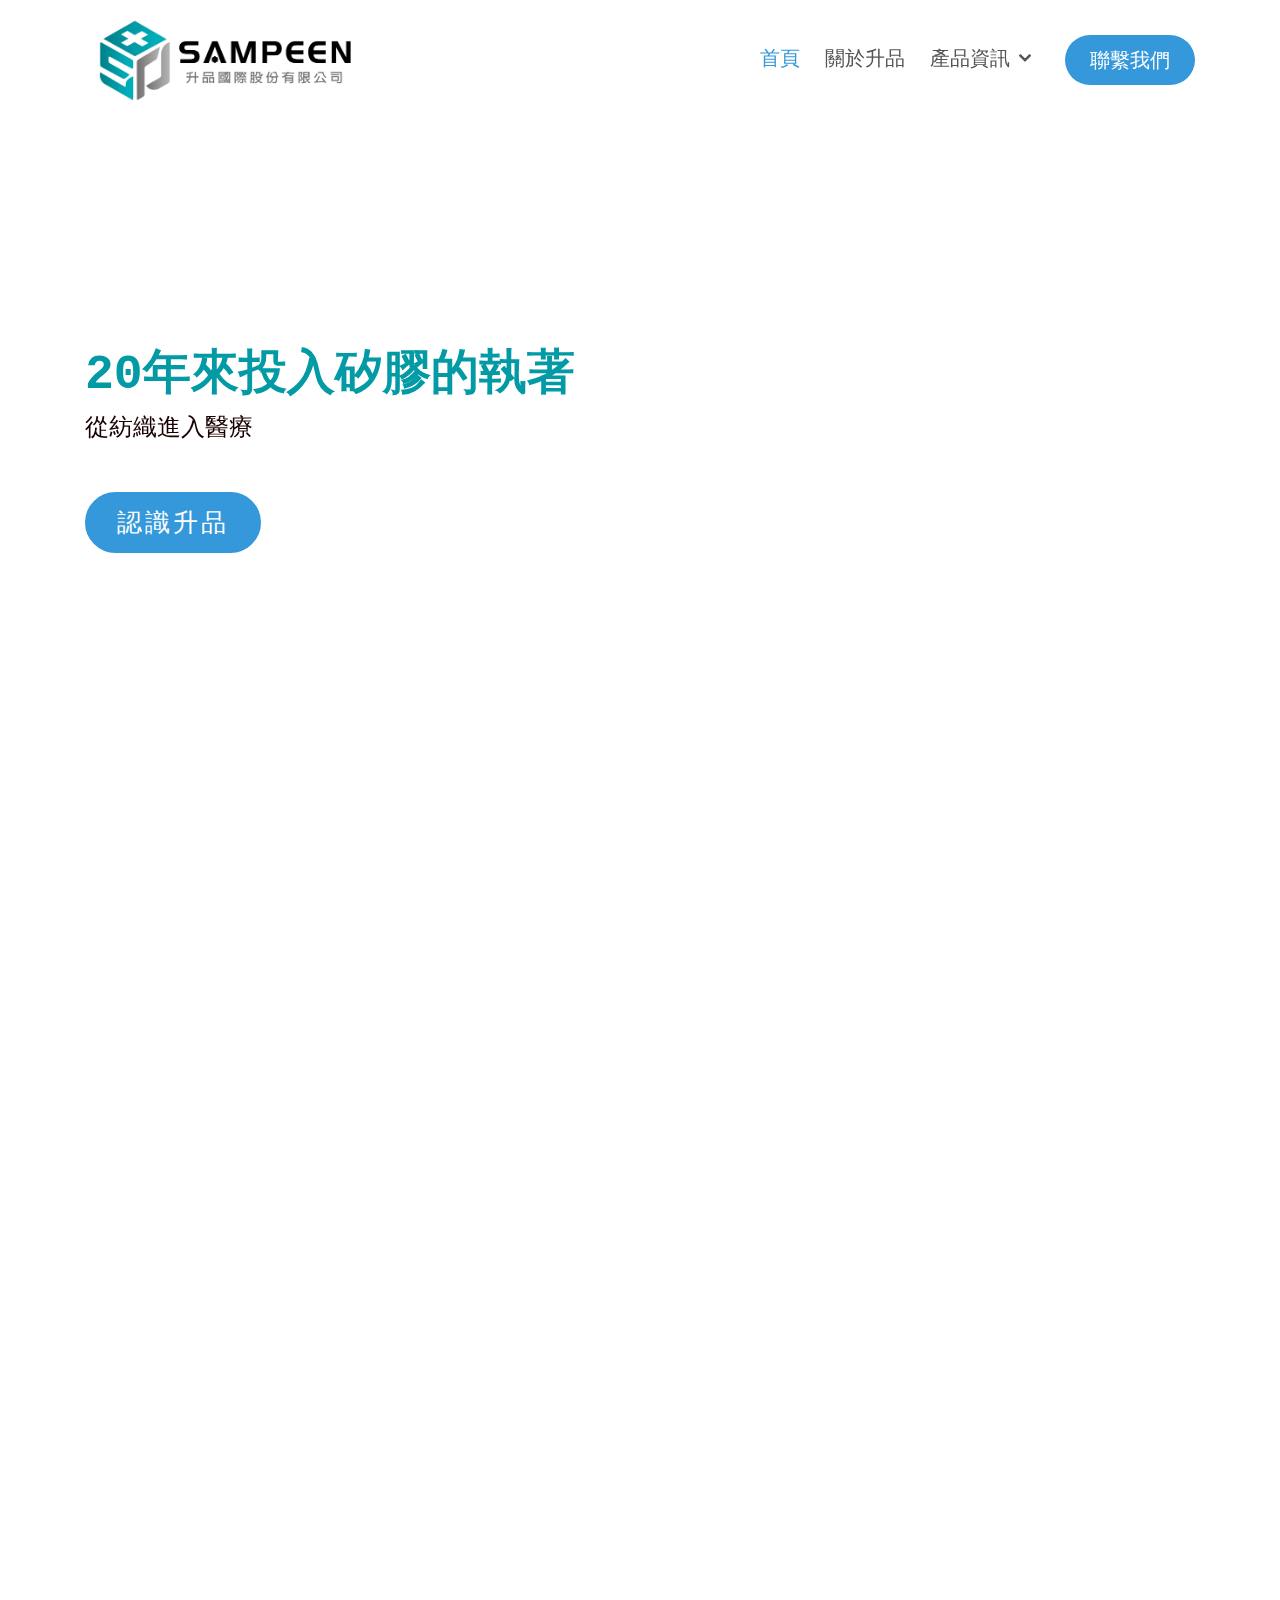
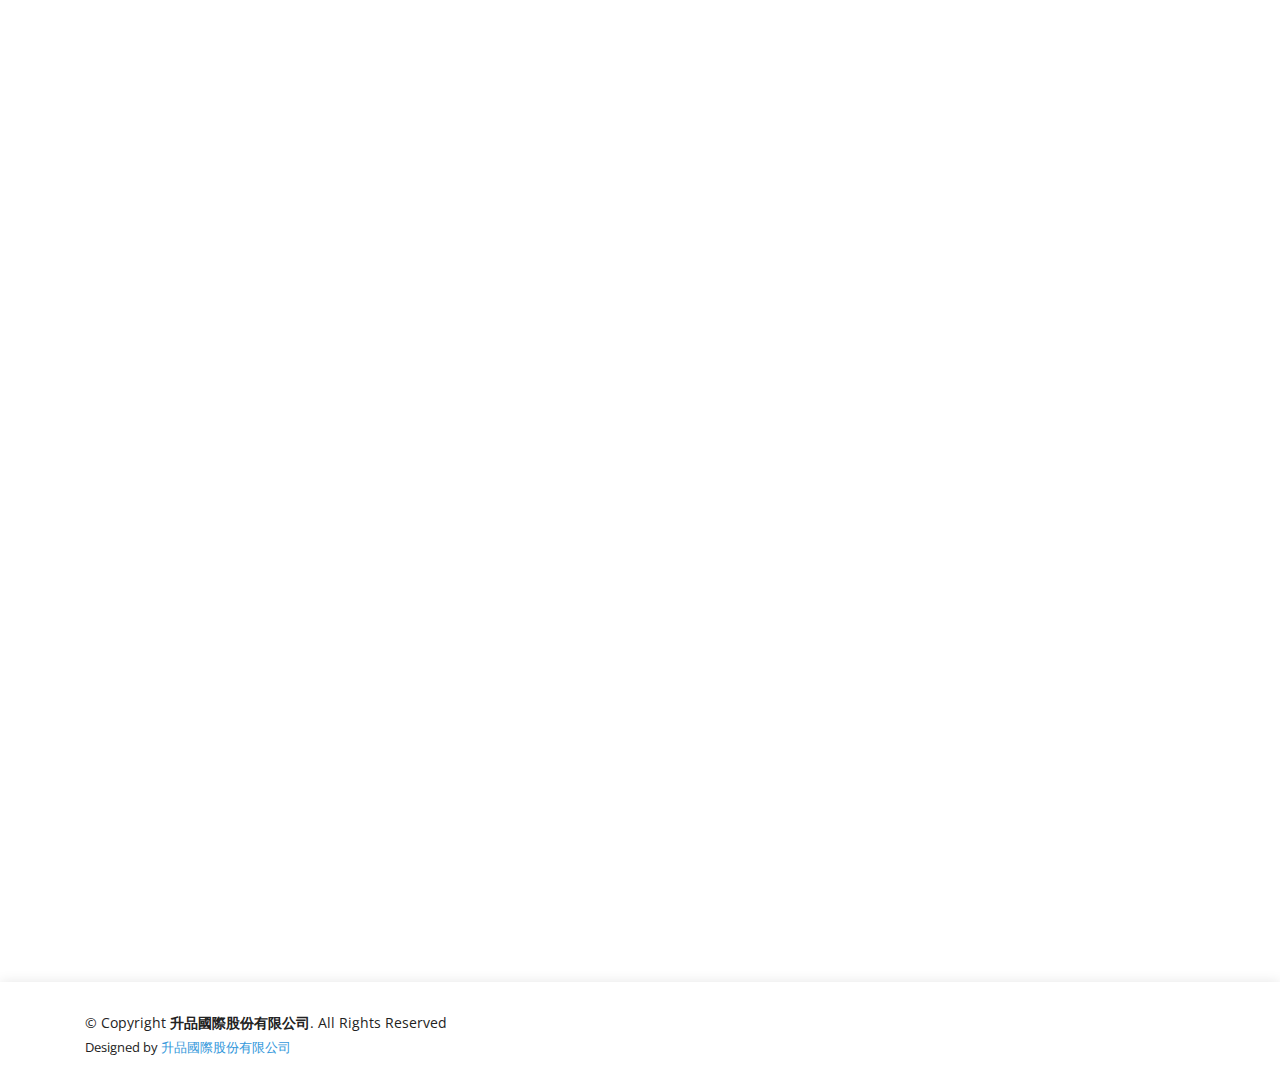
<file: index.html>
<!DOCTYPE html>
<html lang="en">

<head>
  <meta charset="utf-8">
  <meta content="width=device-width, initial-scale=1.0" name="viewport">
  <meta name="google-site-verification" content="Tdo6ZYW0bo1Bhhp9-EGTNCbvurpCqRuNVSuGpxTUakA" />
  <title>升品國際股份有限公司Sampeen</title>
  <meta content="" name="description">
  <meta content="" name="keywords">

  <!-- Favicons -->
  <link href="assets/img/sampeen_logo.jpg" rel="icon">
  <link href="assets/img/sampeen_logo.jpg">

  <!-- Google Fonts -->
  <link href="https://fonts.googleapis.com/css?family=Open+Sans:300,300i,400,400i,600,600i,700,700i|Raleway:300,300i,400,400i,500,500i,600,600i,700,700i|Poppins:300,300i,400,400i,500,500i,600,600i,700,700i" rel="stylesheet">

  <!-- Vendor CSS Files -->
  <link href="assets/vendor/bootstrap/css/bootstrap.min.css" rel="stylesheet">
  <link href="assets/vendor/icofont/icofont.min.css" rel="stylesheet">
  <link href="assets/vendor/remixicon/remixicon.css" rel="stylesheet">
  <link href="assets/vendor/boxicons/css/boxicons.min.css" rel="stylesheet">
  <link href="assets/vendor/owl.carousel/assets/owl.carousel.min.css" rel="stylesheet">
  <link href="assets/vendor/venobox/venobox.css" rel="stylesheet">
  <link href="assets/vendor/aos/aos.css" rel="stylesheet">

  <!-- Template Main CSS File -->
  <link href="assets/css/style.css" rel="stylesheet">

  <!-- =======================================================
  * Template Name: Vesperr - v2.3.1
  * Template URL: https://bootstrapmade.com/vesperr-free-bootstrap-template/
  * Author: BootstrapMade.com
  * License: https://bootstrapmade.com/license/
  ======================================================== -->
</head>

<body>

  <!-- ======= Header ======= -->
  <header id="header" class="fixed-top d-flex align-items-center">
    <div class="container d-flex align-items-center">

      <div class="logo mr-auto">
        <h1 class="text-light"><a href="index.html"><img src="assets/img/logo_1.jpg"></a></h1>
        <!-- Uncomment below if you prefer to use an image logo -->
        <!-- <a href="index.html"><img src="assets/img/logo.png" alt="" class="img-fluid"></a>-->
      </div>

      <nav class="nav-menu d-none d-lg-block">
        <ul>
          <li class="active"><a href="index.html">首頁</a></li>
          <li><a href="about.html">關於升品</a></li>
          <li class="drop-down"><a href="">產品資訊</a>
            <ul>
              <li class="drop-down"><a href="#">矽膠塗布</a>
                <ul>
                  <li><a href="product_1.html">蕾絲類</a></li>
                  <li><a href="product_2.html">織帶類</a></li>
                </ul>
              </li>
              <li><a href="product_3.html">矽膠印刷</a></li>
              <li><a href="product_4.html">滾筒式印刷</a></li>
              <li><a href="product_5.html">疤痕護理矽膠貼片</a></li>
             
            </ul>
          </li>
          <li class="get-started"><a href="#contact">聯繫我們</a></li>
        </ul>
      </nav><!-- .nav-menu -->

    </div>
  </header><!-- End Header -->

  <!-- ======= Hero Section ======= -->
  <section id="hero" class="d-flex align-items-center " > 

    <div class="container" >
      <div class="row">
        <div class="col-lg-12 pt-5 pt-lg-0 order-2 order-lg-1 d-flex flex-column justify-content-center" >
         
          <h1 data-aos="fade-up" style="font-family: 'Courier New', Courier, monospace; color: rgb(1, 154, 165);" >20年來投入矽膠的執著</h1>
          <h2 data-aos="fade-up" data-aos-delay="400">從紡織進入醫療</h2>
          <div data-aos="fade-up" data-aos-delay="800">
            <a href="#services" class="btn-get-started scrollto">認識升品</a>
          </div>
        </div>
       
      </div>
    </div>

  </section><!-- End Hero -->

  <main id="main">

   

    <!-- ======= Services Section ======= -->
    <section id="services" class="services">
      <div class="container">

        <div class="section-title" data-aos="fade-up">
          <h2>產品資訊</h2>
          
        </div>

        

    <!-- ======= More Services Section ======= -->
    <section id="more-services" class="more-services">
      <div class="container">

        <div class="row">
          <div class="col-md-6 d-flex align-items-stretch">
            <div class="card" style='background-image: url("assets/img/i13.jpg");' data-aos="fade-up" data-aos-delay="100">
              <div class="card-body">
                <h5 class="card-title">矽膠塗布-蕾絲類</h5>
                <p class="card-text">適用於貼身私密衣物，具有防滑、透氣的效果。</p>
                <div class="read-more"><a href="product_1.html"><i class="icofont-arrow-right"></i>了解更多</a></div>
              </div>
            </div>
          </div>
          <div class="col-md-6 d-flex align-items-stretch mt-4 mt-md-0">
            <div class="card" style='background-image: url("assets/img/i2.jpg");' data-aos="fade-up" data-aos-delay="200">
              <div class="card-body">
                <h5 class="card-title">矽膠塗布-織帶類</h5>
                <p class="card-text">適用於功能衣、醫療包材等，可再加銀漿。</p>
                
                <div class="read-more read-more1"><a href="product_2.html"><i class="icofont-arrow-right"></i>了解更多</a></div>
              </div>
            </div>

          </div>
          <div class="col-md-6 d-flex align-items-stretch mt-4">
            <div class="card" style='background-image: url("assets/img/i3.jpg");' data-aos="fade-up" data-aos-delay="100">
              <div class="card-body">
                <h5 class="card-title">矽膠印刷</a></h5>
                <p class="card-text">適用於商標、服飾、鞋材、手提包、提袋等，可客製化圖案、LOGO。</p>
                <div class="read-more"><a href="product_3.html"><i class="icofont-arrow-right"></i>了解更多</a></div>
              </div>
            </div>
          </div>
          <div class="col-md-6 d-flex align-items-stretch mt-4">
            <div class="card" style='background-image: url("assets/img/i4.jpg");' data-aos="fade-up" data-aos-delay="200">
              <div class="card-body">
                <h5 class="card-title">滾筒式印刷</h5>
                <p class="card-text">適用於商標、服飾、鞋材、手提包、提袋等，可客製化圖案、LOGO。</p>
                <div class="read-more"><a href="product_4.html"><i class="icofont-arrow-right"></i>了解更多</a></div>
              </div>
            </div>
          </div>
          <div class="col-md-12 d-flex align-items-stretch mt-4">
            <div class="card" style='background-image: url("assets/img/i5.jpg");' data-aos="fade-up" data-aos-delay="200">
              
              <div class="card-body">
                <h5 class="card-title">疤痕護理矽膠貼片</h5>
                <p class="card-text">適用於雷射與手術後之疤痕保養，一般外傷所造成的閉合性疤痕與肥厚型、增生型、蟹足腫疤痕。</p>
                <div class="read-more"><a href="product_5.html"><i class="icofont-arrow-right"></i>了解更多</a></div>
              </div>
            </div>
          </div>
          
        </div>

      </div>
    </section><!-- End More Services Section -->

   

    <!-- ======= Contact Section ======= -->
    <section id="contact" class="contact">
      <div class="container">

        <div class="section-title" data-aos="fade-up">
          <h2>與我們聯絡</h2>
        </div>

        <div class="row">


          <div class="col-lg-7 col-md-8 mt-4 mt-md-0" data-aos="fade-up" data-aos-delay="200">
            <div class="info">
              <div>
                <a style="color: black;" href="https://goo.gl/maps/sLZYTkqyBc8hEoLu9">
                <i class="ri-map-pin-line"></i>
                <p>新北市深坑區北深路三段270巷9號5樓</p></a>
              </div>

              <div>
               <a style="color: black;"  href="mailto:happy.e77@msa.hinet.net" ><i class="ri-mail-send-line"></i>
              <p>happy.e77@msa.hinet.net</p></a>
              </div>

              <div>
                <a style="color: black;"  href="tel:+886-2-26622196">
                <i class="ri-phone-line"></i>
                <p>02-2662-2196</p></a>

              </div>
              
              <div>
              
               <a href="https://lin.ee/yJLqHlz"><img src="assets/img/line.png" width="40" height="40"><a href="https://lin.ee/yJLqHlz" style="padding: 0 0em 1em 1em; font-size: 1.5em; color: black;" >ID :  @Sampeen</a>
               <br><a href="https://lin.ee/yJLqHlz" style="padding: 0em 0em 1em 4em; color: black;">歡迎掃QRCode加入Line</a>
              </div>
            </div>
          </div>

          <div class="col-lg-5 col-md-4" data-aos="fade-up" data-aos-delay="300" >
            
            <a href="https://lin.ee/yJLqHlz"><img class="img-fluid" src="assets/img/lineq.jpg"></a>
          </div>

        </div>

      </div>
    </section><!-- End Contact Section -->

  </main><!-- End #main -->

  <!-- ======= Footer ======= -->
  <footer id="footer">
    <div class="container">
      <div class="row d-flex align-items-center">
        <div class="col-lg-6 text-lg-left text-center">
          <div class="copyright">
            &copy; Copyright <strong>升品國際股份有限公司</strong>. All Rights Reserved
          </div>
          <div class="credits">
            <!-- All the links in the footer should remain intact. -->
            <!-- You can delete the links only if you purchased the pro version. -->
            <!-- Licensing information: https://bootstrapmade.com/license/ -->
            <!-- Purchase the pro version with working PHP/AJAX contact form: https://bootstrapmade.com/vesperr-free-bootstrap-template/ -->
            Designed by <a href="index.html">升品國際股份有限公司</a>
          </div>
        </div>
        
      </div>
    </div>
  </footer><!-- End Footer -->

  <a href="#" class="back-to-top"><i class="icofont-simple-up"></i></a>

  <!-- Vendor JS Files -->
  <script src="assets/vendor/jquery/jquery.min.js"></script>
  <script src="assets/vendor/bootstrap/js/bootstrap.bundle.min.js"></script>
  <script src="assets/vendor/jquery.easing/jquery.easing.min.js"></script>
  <script src="assets/vendor/php-email-form/validate.js"></script>
  <script src="assets/vendor/waypoints/jquery.waypoints.min.js"></script>
  <script src="assets/vendor/counterup/counterup.min.js"></script>
  <script src="assets/vendor/owl.carousel/owl.carousel.min.js"></script>
  <script src="assets/vendor/isotope-layout/isotope.pkgd.min.js"></script>
  <script src="assets/vendor/venobox/venobox.min.js"></script>
  <script src="assets/vendor/aos/aos.js"></script>

  <!-- Template Main JS File -->
  <script src="assets/js/main.js"></script>

</body>

</html>
</file>
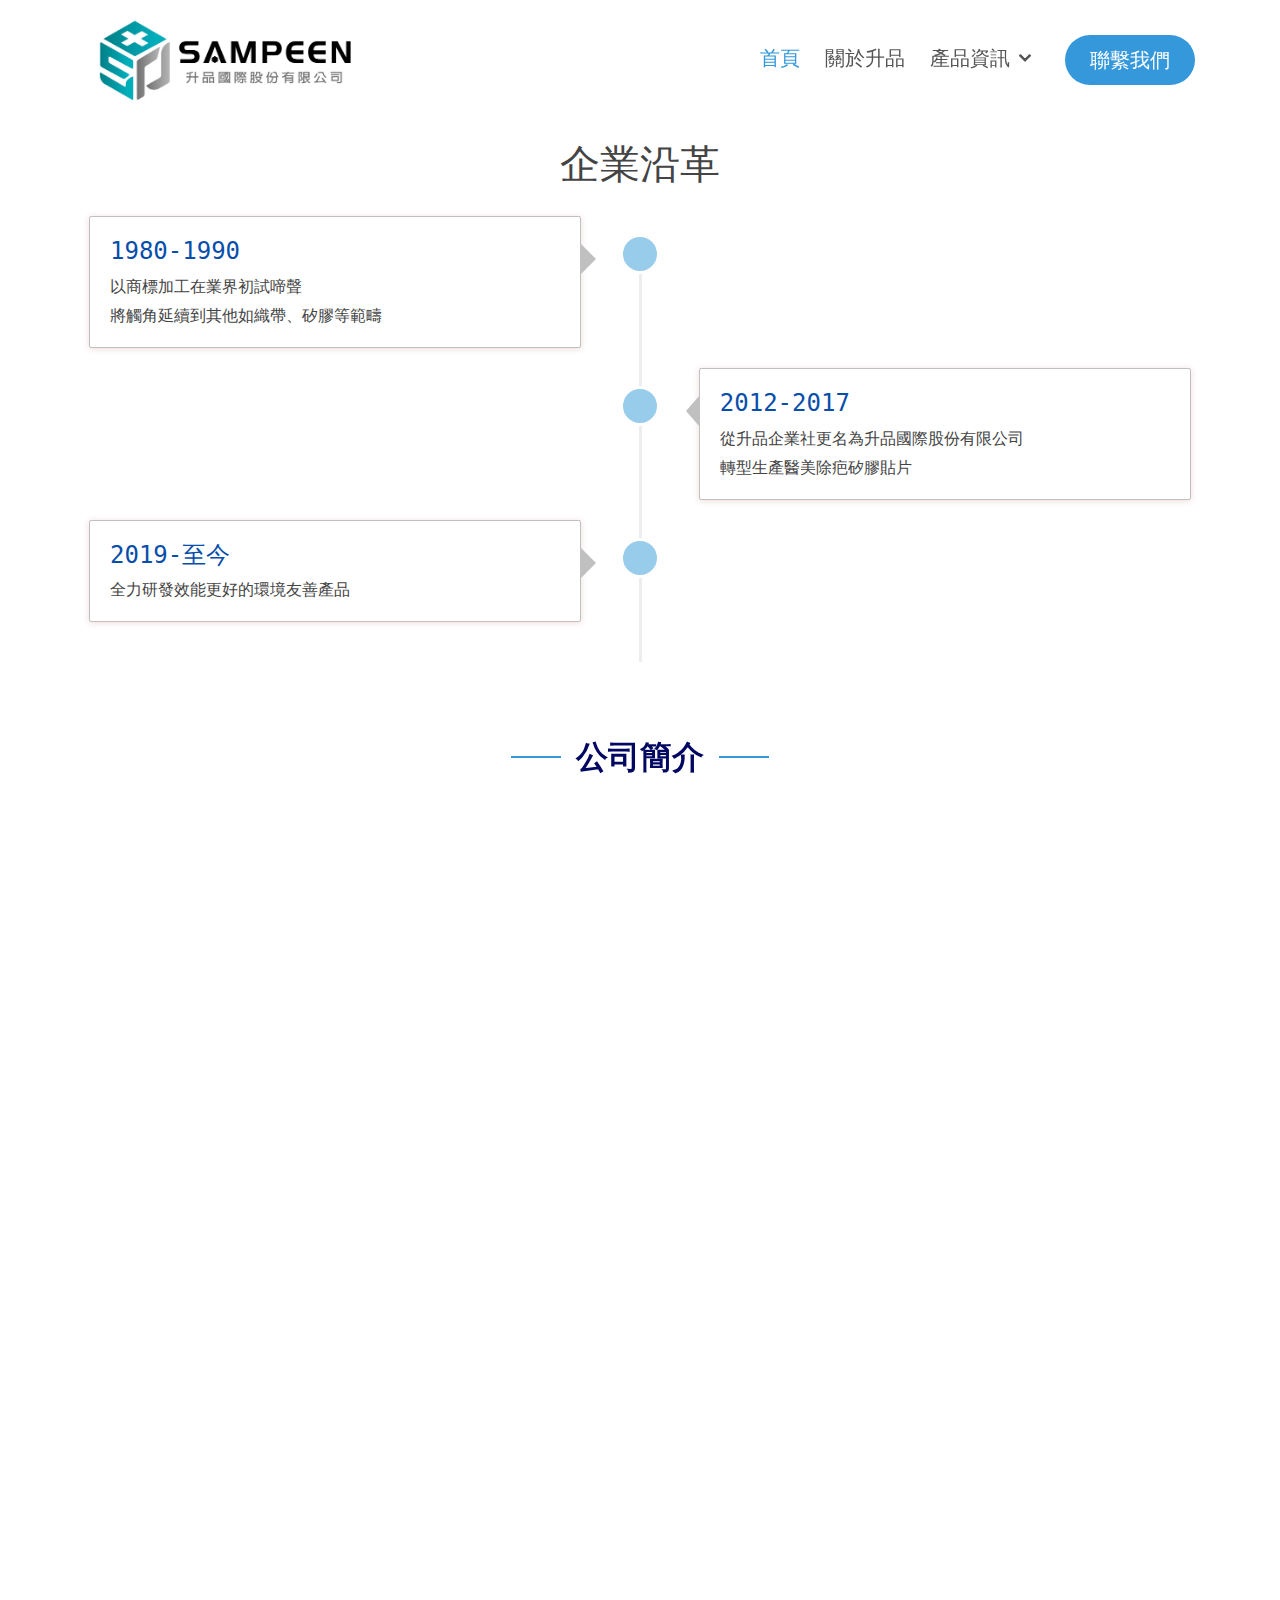
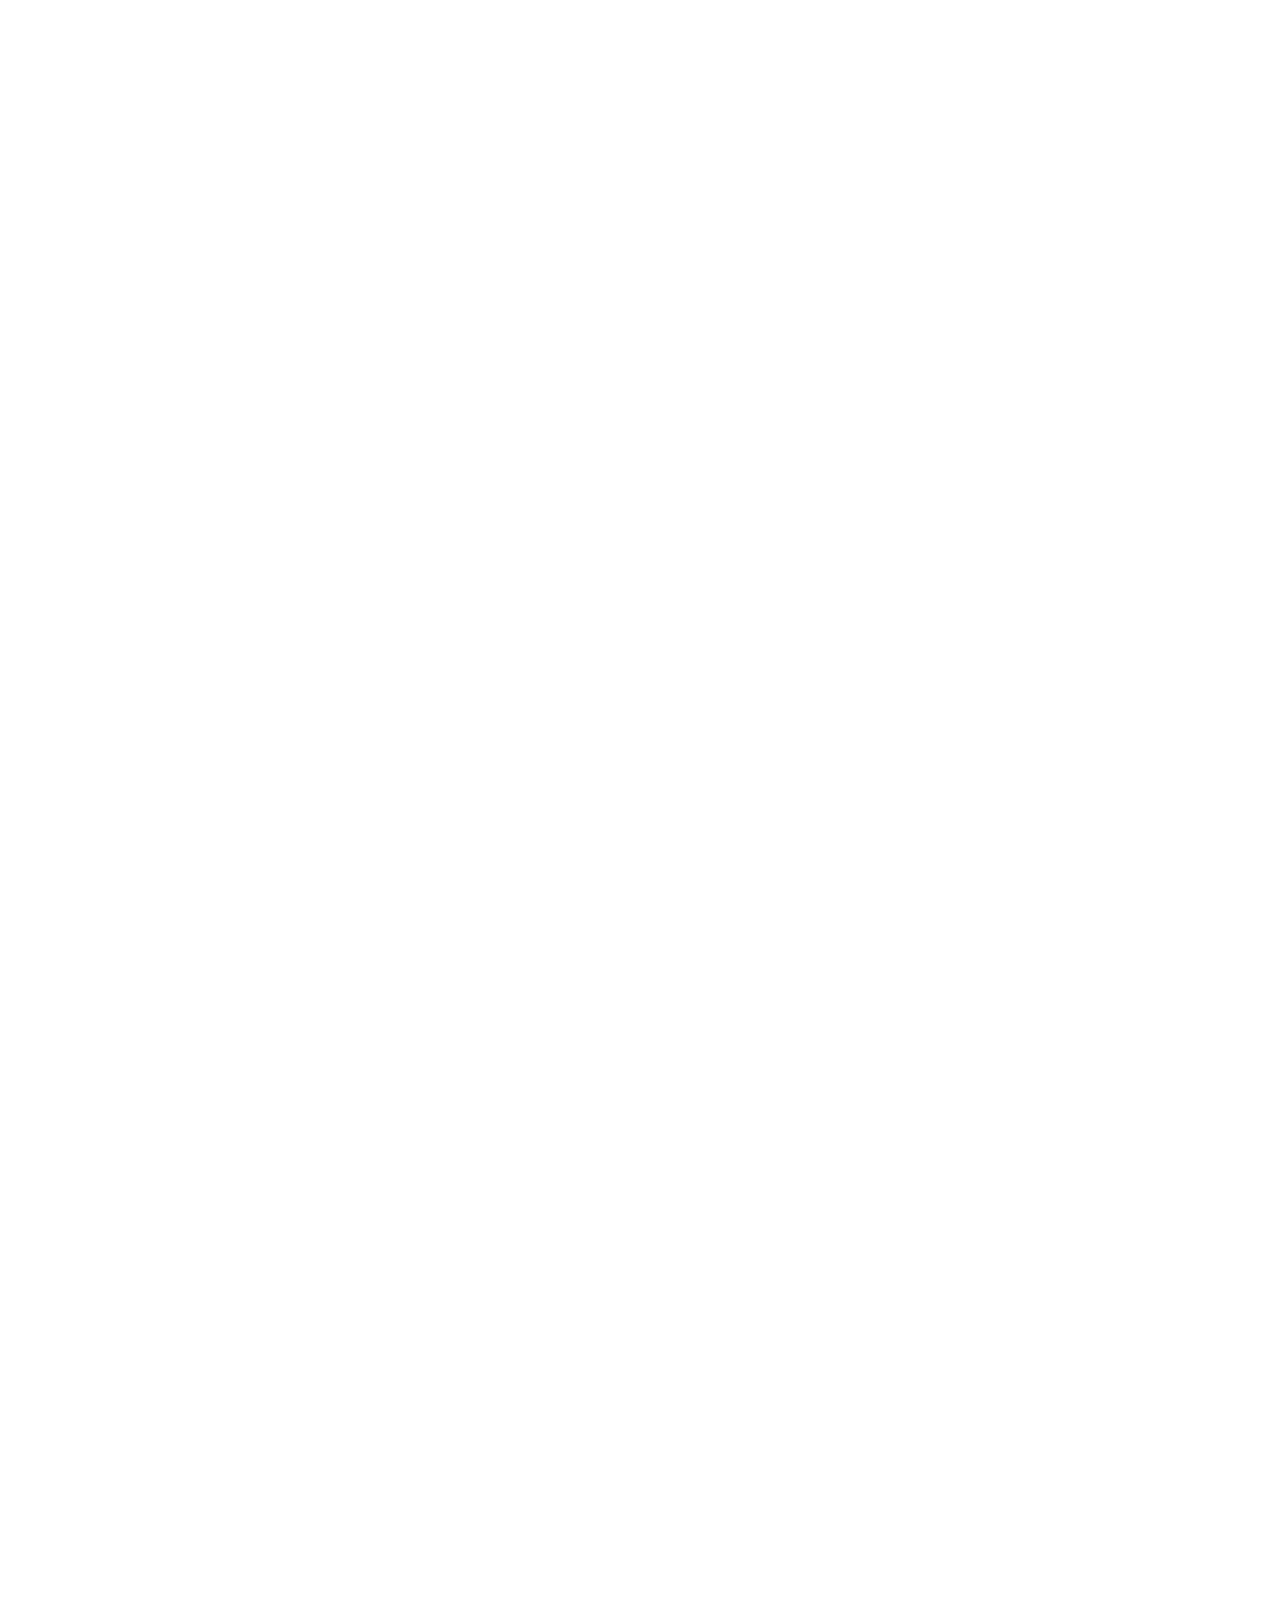
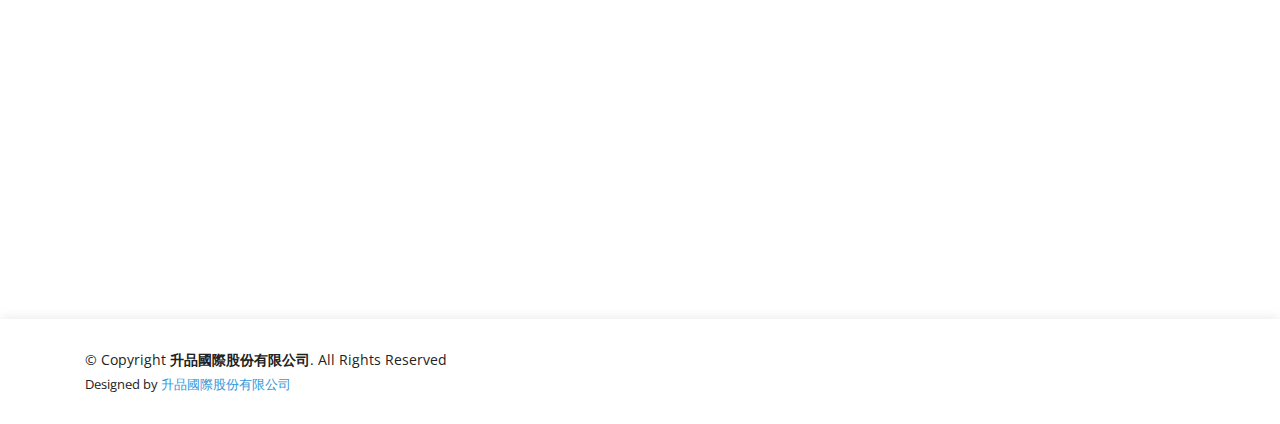
<file: about.html>
<!DOCTYPE html>
<html lang="en">

<head>
  <meta charset="utf-8">
  <meta content="width=device-width, initial-scale=1.0" name="viewport">

  <title>升品國際股份有限公司Sampeen</title>
  <meta content="" name="description">
  <meta content="" name="keywords">

  <!-- Favicons -->
  <link href="assets/img/sampeen_logo.jpg" rel="icon">
  <link href="assets/img/sampeen_logo.jpg">

  <!-- Google Fonts -->
  <link href="https://fonts.googleapis.com/css?family=Open+Sans:300,300i,400,400i,600,600i,700,700i|Raleway:300,300i,400,400i,500,500i,600,600i,700,700i|Poppins:300,300i,400,400i,500,500i,600,600i,700,700i" rel="stylesheet">
  <link href='https://fonts.googleapis.com/css?family=Titillium+Web:400,200,300,600,700' rel='stylesheet' type='text/css'>
  <link href="//maxcdn.bootstrapcdn.com/font-awesome/4.2.0/css/font-awesome.min.css" rel="stylesheet">
  <!-- Vendor CSS Files -->
  <link href="assets/vendor/bootstrap/css/bootstrap.min.css" rel="stylesheet">
  <link href="assets/vendor/icofont/icofont.min.css" rel="stylesheet">
  <link href="assets/vendor/remixicon/remixicon.css" rel="stylesheet">
  <link href="assets/vendor/boxicons/css/boxicons.min.css" rel="stylesheet">
  <link href="assets/vendor/owl.carousel/assets/owl.carousel.min.css" rel="stylesheet">
  <link href="assets/vendor/venobox/venobox.css" rel="stylesheet">
  <link href="assets/vendor/aos/aos.css" rel="stylesheet">

  <!-- Template Main CSS File -->
  <link href="assets/css/style.css" rel="stylesheet">

  <!-- =======================================================
  * Template Name: Vesperr - v2.3.1
  * Template URL: https://bootstrapmade.com/vesperr-free-bootstrap-template/
  * Author: BootstrapMade.com
  * License: https://bootstrapmade.com/license/
  ======================================================== -->
</head>

<style>
 /* Timeline */
.timeline,
.timeline-horizontal {
  list-style: none;
  padding: 20px;
  position: relative;
}
.timeline:before {
  top: 40px;
  bottom: 0;
  position: absolute;
  content: " ";
  width: 3px;
  background-color: #eeeeee;
  left: 50%;
  margin-left: -1.5px;
}
.timeline .timeline-item {
  margin-bottom: 20px;
  position: relative;
}
.timeline .timeline-item:before,
.timeline .timeline-item:after {
  content: "";
  display: table;
}
.timeline .timeline-item:after {
  clear: both;
}
.timeline .timeline-item .timeline-badge {
  color: #fff;
  width: 40px;
  height: 40px;
  line-height: 52px;
  font-size: 22px;
  text-align: center;
  position: absolute;
  top: 18px;
  left: 50%;
  margin-left: -20px;
  background-color: #97cceb;
  border: 3px solid #ffffff;
  z-index: 100;
  border-top-right-radius: 50%;
  border-top-left-radius: 50%;
  border-bottom-right-radius: 50%;
  border-bottom-left-radius: 50%;
}
.timeline .timeline-item .timeline-badge i,
.timeline .timeline-item .timeline-badge .fa,
.timeline .timeline-item .timeline-badge .glyphicon {
  top: 2px;
  left: 0px;
 
}
.timeline .timeline-item .timeline-badge.primary {
  background-color: #1f9eba;
}
.timeline .timeline-item .timeline-badge.info {
  background-color: #5bc0de;
}
.timeline .timeline-item .timeline-badge.success {
  background-color: #59ba1f;
}
.timeline .timeline-item .timeline-badge.warning {
  background-color: #d1bd10;
}
.timeline .timeline-item .timeline-badge.danger {
  background-color: #ba1f1f;
}
.timeline .timeline-item .timeline-panel {
  position: relative;
  width: 46%;
  float: left;
  right: 16px;
  border: 1px solid #c0c0c0;
  background: #ffffff;
  border-radius: 2px;
  padding: 20px;
  -webkit-box-shadow: 0 1px 6px rgba(206, 63, 63, 0.175);
  box-shadow: 0 1px 6px rgba(172, 46, 46, 0.175);
}
.timeline .timeline-item .timeline-panel:before {
  position: absolute;
  top: 26px;
  right: -16px;
  display: inline-block;
  border-top: 16px solid transparent;
  border-left: 16px solid #c0c0c0;
  border-right: 0 solid #c0c0c0;
  border-bottom: 16px solid transparent;
  content: " ";
}
.timeline .timeline-item .timeline-panel .timeline-title {
  margin-top: 0;
  color: rgb(7, 78, 170);
}
.timeline .timeline-item .timeline-panel .timeline-body > p,
.timeline .timeline-item .timeline-panel .timeline-body > ul {
  margin-bottom: 0;
}
.timeline .timeline-item .timeline-panel .timeline-body > p + p {
  margin-top: 5px;
}
.timeline .timeline-item:last-child:nth-child(even) {
  float: right;
}
.timeline .timeline-item:nth-child(even) .timeline-panel {
  float: right;
  left: 16px;
}
.timeline .timeline-item:nth-child(even) .timeline-panel:before {
  border-left-width: 0;
  border-right-width: 14px;
  left: -14px;
  right: auto;
}
.timeline-horizontal {
  list-style: none;
  position: relative;
  padding: 20px 0px 20px 0px;
  display: inline-block;
}
.timeline-horizontal:before {
  height: 3px;
  top: auto;
  bottom: 26px;
  left: 56px;
  right: 0;
  width: 100%;
  margin-bottom: 20px;
}
.timeline-horizontal .timeline-item {
  display: table-cell;
  height: 280px;
  width: 20%;
  min-width: 320px;
  float: none !important;
  padding-left: 0px;
  padding-right: 20px;
  margin: 0 auto;
  vertical-align: bottom;
}
.timeline-horizontal .timeline-item .timeline-panel {
  top: auto;
  bottom: 64px;
  display: inline-block;
  float: none !important;
  left: 0 !important;
  right: 0 !important;
  width: 100%;
  margin-bottom: 20px;
}
.timeline-horizontal .timeline-item .timeline-panel:before {
  top: auto;
  bottom: -16px;
  left: 28px !important;
  right: auto;
  border-right: 16px solid transparent !important;
  border-top: 16px solid #c0c0c0 !important;
  border-bottom: 0 solid #c0c0c0 !important;
  border-left: 16px solid transparent !important;
}
.timeline-horizontal .timeline-item:before,
.timeline-horizontal .timeline-item:after {
  display: none;
}
.timeline-horizontal .timeline-item .timeline-badge {
  top: auto;
  bottom: 0px;
  left: 43px;
}
</style>

<body>

  <!-- ======= Header ======= -->
  <header id="header" class="fixed-top d-flex align-items-center">
    <div class="container d-flex align-items-center">

      <div class="logo mr-auto">
        <h1 class="text-light"><a href="index.html"><img src="assets/img/logo_1.jpg"></a></h1>
        <!-- Uncomment below if you prefer to use an image logo -->
        <!-- <a href="index.html"><img src="assets/img/logo.png" alt="" class="img-fluid"></a>-->
      </div>

      <nav class="nav-menu d-none d-lg-block">
        <ul>
          <li class="active"><a href="index.html">首頁</a></li>
          <li><a href="about.html">關於升品</a></li>
          <li class="drop-down"><a href="">產品資訊</a>
            <ul>
              <li class="drop-down"><a href="#">矽膠塗布</a>
                <ul>
                  <li><a href="product_1.html">蕾絲類</a></li>
                  <li><a href="product_2.html">織帶類</a></li>
                </ul>
              </li>
              <li><a href="product_3.html">矽膠印刷</a></li>
              <li><a href="product_4.html">滾筒式印刷</a></li>
              <li><a href="product_5.html">疤痕護理矽膠貼片</a></li>
             
            </ul>
          </li>
          <li class="get-started"><a href="#contact">聯繫我們</a></li>
        </ul>
      </nav><!-- .nav-menu -->

    </div>
  </header><!-- End Header -->

  

    <div class="container">
      <div class="row">
				<div class="col-md-12">
					<div class="page-header" style="padding: 140px 0 0 0;" >
					  <h1 style="text-align: center;" >企業沿革</h1>
					</div>
					<ul class="timeline">
						<li class="timeline-item">
							<div class="timeline-badge"><i class="glyphicon glyphicon-off"></i></div>
							<div class="timeline-panel">
								<div class="timeline-heading">
									<h4 class="timeline-title">1980-1990</h4>
								</div>
								<div class="timeline-body">
									<p>以商標加工在業界初試啼聲</p>
                  <p>將觸角延續到其他如織帶、矽膠等範疇</p>
                </div>
							</div>
						</li>
						<li class="timeline-item">
							<div class="timeline-badge"><i class="glyphicon glyphicon-check"></i></div>
							<div class="timeline-panel">
								<div class="timeline-heading">
									<h4 class="timeline-title">2012-2017</h4>
								</div>
								<div class="timeline-body">
                  <p>從升品企業社更名為升品國際股份有限公司</p>
                  <p>轉型生產醫美除疤矽膠貼片</p>
								</div>
							</div>
						</li>
						<li class="timeline-item">
							<div class="timeline-badge"><i class="glyphicon glyphicon-check"></i></div>
							<div class="timeline-panel">
								<div class="timeline-heading">
									<h4 class="timeline-title">2019-至今</h4>
								</div>
								<div class="timeline-body">
                  <p>全力研發效能更好的環境友善產品</p>
								</div>
							</div>
						</li>
						
					</ul>
				</div>
			</div>
    </div>


  <main id="main">

    <section id="about" class="contact">
      <div class="container">

        <div class="section-title" data-aos="fade-up">
          <h2>公司簡介</h2>
        </div>

        <div class="row">


          <div class="col-lg-4 col-md-8 mt-4 mt-md-0" data-aos="fade-up" data-aos-delay="200">
            

              <div class="media">
                <img src="assets/img/a1.jpg" width="285px" height="200px"  class="align-self-start mr-3 order-1 order-lg-1" alt="...">
                
              </div>
          </div>
          <div class="col-lg-8 col-md-8 mt-4 mt-md-0" data-aos="fade-up" data-aos-delay="200">
          <div class="media-body order-2 order-lg-2 ">
                  
            <a  style="line-height:2.5em;font-size: 1.4em;" >
             <h6> 升品長期以來重視友善環境與產業創新，在初期商標、織帶的加工製造轉型成低污染的矽膠應用，近期專研矽膠應用，並響應政府產業升級，已通過政府單位檢驗，升級為醫療器材製造商，產品為衛部醫器製壹字第007291號。</a>
          </div>

         </div>

        </div>

      </div>
    </section><!-- End Contact Section --> 
    
    <section id="about" class="contact">
      <div class="container">

        <div class="section-title" data-aos="fade-up">
          <h2>經營理念</h2>
        </div>

        <div class="row">


          <div class="col-12" data-aos="fade-up" data-aos-delay="200">
            

              <div class="media">
                <img src="assets/img/a2.png" style="width: 100%; height: 130vh;" class="img-fluid" alt="Responsive image">
                
              </div>
          </div>
  

        </div>

      </div>
    </section><!-- End Contact Section --> 


    <section id="reason" class="contact">
      <div class="container">

        <div class="section-title" data-aos="fade-up">
          <h2>專研矽膠原因</h2>
        </div>

        <div class="row">

          <div class="col-lg-12 col-md-8 mt-4 mt-md-0" data-aos="fade-up" data-aos-delay="200">
            

            <ul class="list-group list-group-flush">
              <li class="list-group-item">矽膠的主要成分是粒狀多孔二氧化矽水合物，外觀為透明或乳白色。</li>
              <li class="list-group-item">它由自然界中存在的礦物經洗滌、加工後成為粒狀或珠狀。</li>
              <li class="list-group-item">由於矽膠化學性質安全，安全性很高，無毒與無腐蝕性，使得它被美國FDA機構批准可用於食品與製藥工業。
              </li>
              <li class="list-group-item">十多年前矽膠產品即開始普及，但卻常被誤認為塑膠產品。矽膠產品的問世旨在取代具污染性的塑膠和橡膠。
              </li>
              <li class="list-group-item">前者與後兩者最大的差別，在於塑膠和橡膠產品遇熱會釋出有毒物質，矽膠在製作過程有毒成份即已被完全釋放抽離，且本身可耐200度的高溫。
              </li>
              <li class="list-group-item">塑膠和橡膠有壽命的限制，使用一段時間即會變硬、變脆，矽膠產品壽命比人類還長，可大幅減少資源消耗。 

              </li>
            </ul>

         </div>

        </div>

      </div>
    </section><!-- End Contact Section -->  
    
   
   

    <!-- ======= Contact Section ======= -->
    <section id="contact" class="contact">
      <div class="container">

        <div class="section-title" data-aos="fade-up">
          <h2>與我們聯絡</h2>
        </div>

        <div class="row">


          <div class="col-lg-7 col-md-8 mt-4 mt-md-0" data-aos="fade-up" data-aos-delay="200">
            <div class="info">
              <div>
                <a style="color: black;" href="https://goo.gl/maps/sLZYTkqyBc8hEoLu9">
                <i class="ri-map-pin-line"></i>
                <p>新北市深坑區北深路三段270巷9號5樓</p></a>
              </div>

              <div>
               <a style="color: black;"  href="mailto:happy.e77@msa.hinet.net" ><i class="ri-mail-send-line"></i>
              <p>happy.e77@msa.hinet.net</p></a>
              </div>

              <div>
                <a style="color: black;"  href="tel:+886-2-26622196">
                <i class="ri-phone-line"></i>
                <p>02-2662-2196</p></a>

              </div>
              <div>
              
                <a href="https://lin.ee/yJLqHlz"><img src="assets/img/line.png" width="40" height="40"><a href="https://lin.ee/yJLqHlz" style="padding: 0 0em 1em 1em; font-size: 1.5em; color: black;" >ID :  @Sampeen</a>
                <br><a href="https://lin.ee/yJLqHlz" style="padding: 0em 0em 1em 4em; color: black;">歡迎掃QRCode加入Line</a>
               </div>
             </div>
           </div>
 
           <div class="col-lg-5 col-md-4" data-aos="fade-up" data-aos-delay="300" >
             
             <a href="https://lin.ee/yJLqHlz"><img class="img-fluid" src="assets/img/lineq.jpg"></a>
           </div>
 
        </div>

      </div>
    </section><!-- End Contact Section -->

  </main><!-- End #main -->

  <!-- ======= Footer ======= -->
  <footer id="footer">
    <div class="container">
      <div class="row d-flex align-items-center">
        <div class="col-lg-6 text-lg-left text-center">
          <div class="copyright">
            &copy; Copyright <strong>升品國際股份有限公司</strong>. All Rights Reserved
          </div>
          <div class="credits">
            <!-- All the links in the footer should remain intact. -->
            <!-- You can delete the links only if you purchased the pro version. -->
            <!-- Licensing information: https://bootstrapmade.com/license/ -->
            <!-- Purchase the pro version with working PHP/AJAX contact form: https://bootstrapmade.com/vesperr-free-bootstrap-template/ -->
            Designed by <a href="index.html">升品國際股份有限公司</a>
          </div>
        </div>
        
      </div>
    </div>
  </footer><!-- End Footer -->

  <a href="#" class="back-to-top"><i class="icofont-simple-up"></i></a>

  <!-- Vendor JS Files -->
  <script src="assets/vendor/jquery/jquery.min.js"></script>
  <script src="assets/vendor/bootstrap/js/bootstrap.bundle.min.js"></script>
  <script src="assets/vendor/jquery.easing/jquery.easing.min.js"></script>
  <script src="assets/vendor/php-email-form/validate.js"></script>
  <script src="assets/vendor/waypoints/jquery.waypoints.min.js"></script>
  <script src="assets/vendor/counterup/counterup.min.js"></script>
  <script src="assets/vendor/owl.carousel/owl.carousel.min.js"></script>
  <script src="assets/vendor/isotope-layout/isotope.pkgd.min.js"></script>
  <script src="assets/vendor/venobox/venobox.min.js"></script>
  <script src="assets/vendor/aos/aos.js"></script>

  <!-- Template Main JS File -->
  <script src="assets/js/main.js"></script>
  
</body>

</html>
</file>
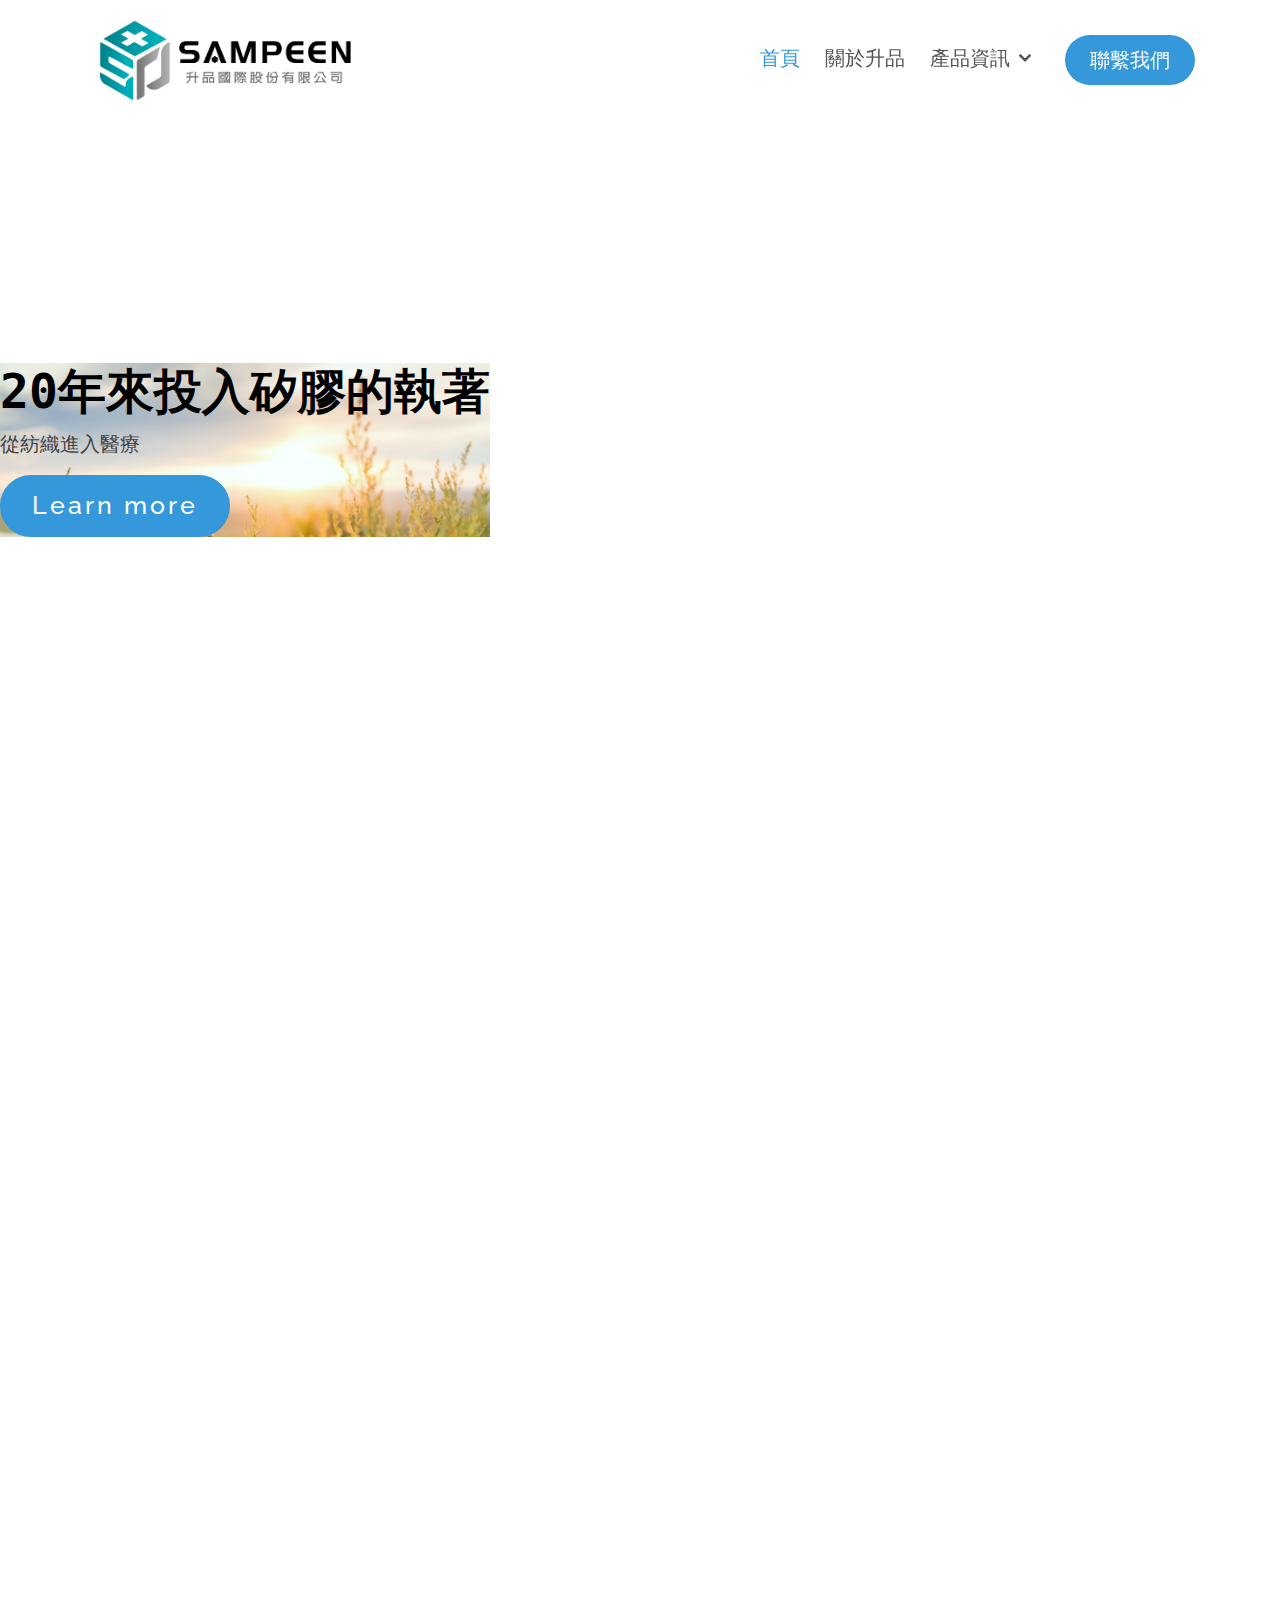
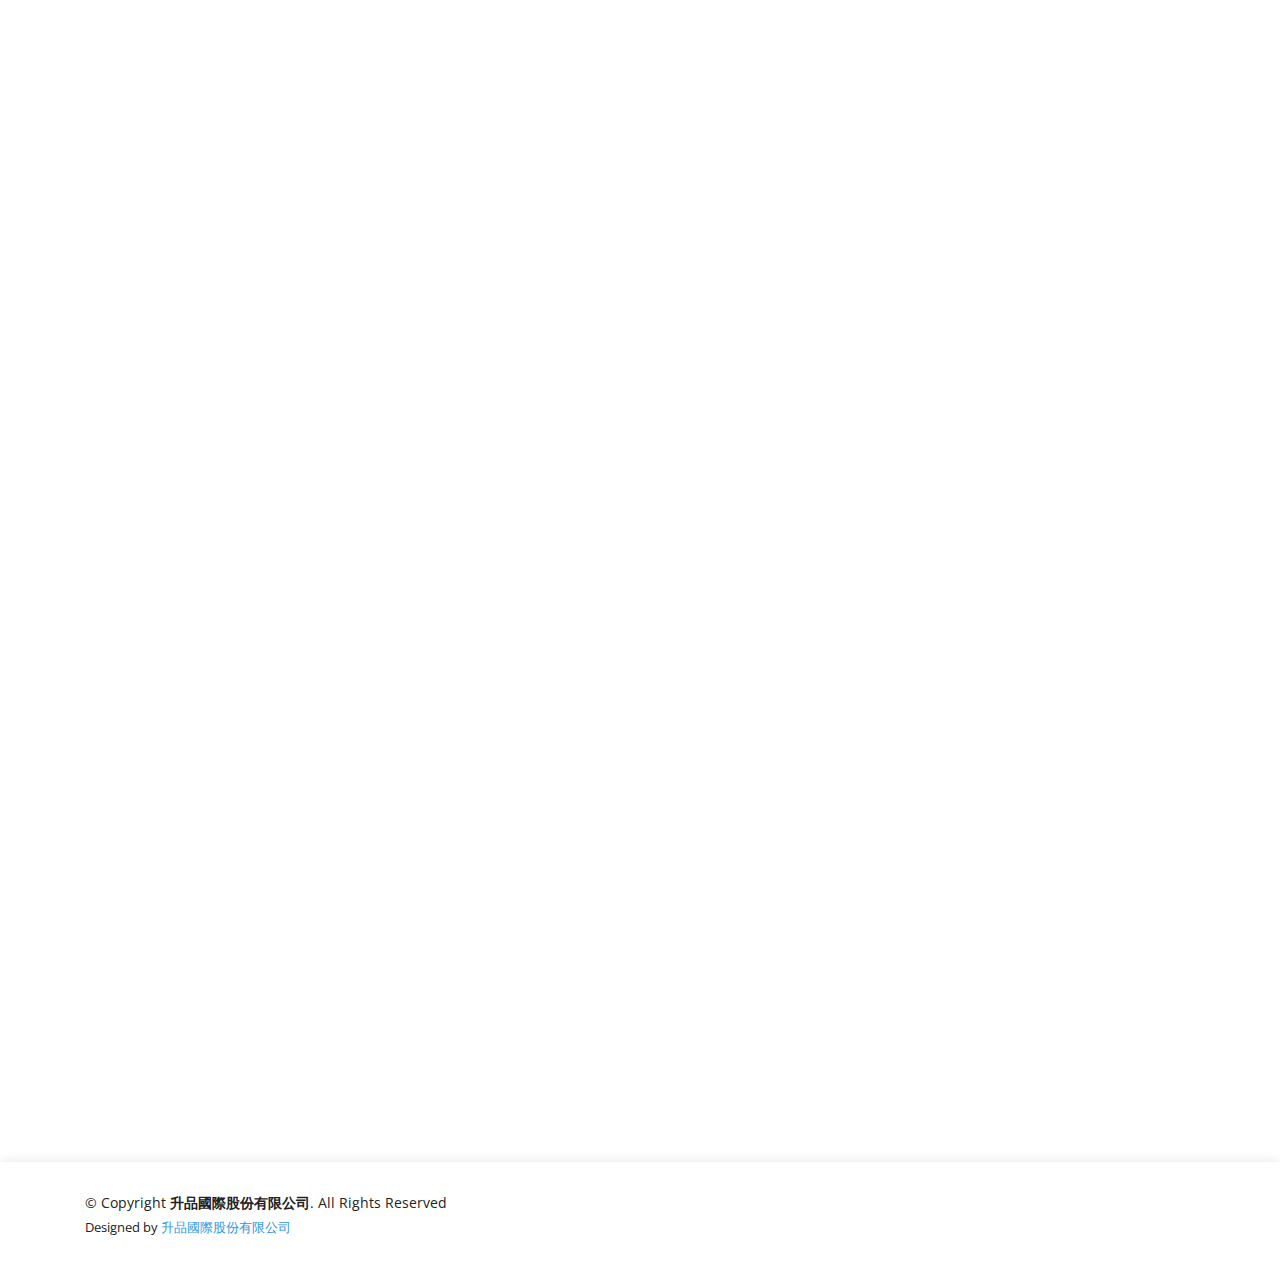
<file: index2.html>
<!DOCTYPE html>
<html lang="en">

<head>
  <meta charset="utf-8">
  <meta content="width=device-width, initial-scale=1.0" name="viewport">

  <title>升品國際股份有限公司</title>
  <meta content="" name="description">
  <meta content="" name="keywords">

  <!-- Favicons -->
  <link href="assets/img/sampeen_logo.jpg" rel="icon">
  <link href="assets/img/sampeen_logo.jpg">

  <!-- Google Fonts -->
  <link href="https://fonts.googleapis.com/css?family=Open+Sans:300,300i,400,400i,600,600i,700,700i|Raleway:300,300i,400,400i,500,500i,600,600i,700,700i|Poppins:300,300i,400,400i,500,500i,600,600i,700,700i" rel="stylesheet">

  <!-- Vendor CSS Files -->
  <link href="assets/vendor/bootstrap/css/bootstrap.min.css" rel="stylesheet">
  <link href="assets/vendor/icofont/icofont.min.css" rel="stylesheet">
  <link href="assets/vendor/remixicon/remixicon.css" rel="stylesheet">
  <link href="assets/vendor/boxicons/css/boxicons.min.css" rel="stylesheet">
  <link href="assets/vendor/owl.carousel/assets/owl.carousel.min.css" rel="stylesheet">
  <link href="assets/vendor/venobox/venobox.css" rel="stylesheet">
  <link href="assets/vendor/aos/aos.css" rel="stylesheet">

  <!-- Template Main CSS File -->
  <link href="assets/css/style.css" rel="stylesheet">

  <!-- =======================================================
  * Template Name: Vesperr - v2.3.1
  * Template URL: https://bootstrapmade.com/vesperr-free-bootstrap-template/
  * Author: BootstrapMade.com
  * License: https://bootstrapmade.com/license/
  ======================================================== -->
</head>

<body>

  <!-- ======= Header ======= -->
  <header id="header" class="fixed-top d-flex align-items-center">
    <div class="container d-flex align-items-center">

      <div class="logo mr-auto">
        <h1 class="text-light"><a href="index.html"><img src="assets/img/logo_1.jpg"></a></h1>
        <!-- Uncomment below if you prefer to use an image logo -->
        <!-- <a href="index.html"><img src="assets/img/logo.png" alt="" class="img-fluid"></a>-->
      </div>

      <nav class="nav-menu d-none d-lg-block">
        <ul>
          <li class="active"><a href="index.html">首頁</a></li>
          <li><a href="about.html">關於升品</a></li>
          <li class="drop-down"><a href="">產品資訊</a>
            <ul>
              <li class="drop-down"><a href="#">矽膠塗布</a>
                <ul>
                  <li><a href="product_1.html">蕾絲類</a></li>
                  <li><a href="product_2.html">織帶類</a></li>
                </ul>
              </li>
              <li><a href="product_3.html">矽膠印刷</a></li>
              <li><a href="product_4.html">滾筒式印刷</a></li>
              <li><a href="product_5.html">疤痕護理矽膠貼片</a></li>
             
            </ul>
          </li>
          <li class="get-started"><a href="#contact">聯繫我們</a></li>
        </ul>
      </nav><!-- .nav-menu -->

    </div>
  </header><!-- End Header -->

  <!-- ======= Hero Section ======= -->
  <section id="hero" class="d-flex align-items-center">
    
    <div class="" style="background-image: url('assets/img/i12.jpg'); background-size: cover; position: fixed;">
      
      <h1 class="display-4">20年來投入矽膠的執著</h1>
      <p class="lead">從紡織進入醫療</p>
     
      <a class="btn-get-started scrollto" href="#services" role="button">Learn more</a>
    </div>

  </section><!-- End Hero -->

  <main id="main">

   

    <!-- ======= Services Section ======= -->
    <section id="services" class="services">
      <div class="container">

        <div class="section-title" data-aos="fade-up">
          <h2>產品資訊</h2>
          
        </div>

        

    <!-- ======= More Services Section ======= -->
    <section id="more-services" class="more-services">
      <div class="container">

        <div class="row">
          <div class="col-md-6 d-flex align-items-stretch">
            <div class="card" style='background-image: url("assets/img/i1.jpg");' data-aos="fade-up" data-aos-delay="100">
              <div class="card-body">
                <h5 class="card-title"><a href="">矽膠塗布-蕾絲類</a></h5>
                <p class="card-text">適用於貼身私密衣物，具有防滑、透氣效果。</p>
                <div class="read-more"><a href="product_1.html"><i class="icofont-arrow-right"></i>了解更多</a></div>
              </div>
            </div>
          </div>
          <div class="col-md-6 d-flex align-items-stretch mt-4 mt-md-0">
            <div class="card" style='background-image: url("assets/img/i2.jpg");' data-aos="fade-up" data-aos-delay="200">
              <div class="card-body">
                <h5 class="card-title"><a href="">矽膠塗布-織帶類</a></h5>
                <p class="card-text">適用於商標、服飾、鞋材、手提包、提袋等。</p>
                <div class="read-more"><a href="product_2.html"><i class="icofont-arrow-right"></i>了解更多</a></div>
              </div>
            </div>

          </div>
          <div class="col-md-6 d-flex align-items-stretch mt-4">
            <div class="card" style='background-image: url("assets/img/i3.jpg");' data-aos="fade-up" data-aos-delay="100">
              <div class="card-body">
                <h5 class="card-title"><a href="">矽膠印刷</a></h5>
                <p class="card-text">適用於商標、服飾、鞋材、手提包、提袋等，可客製化圖案、LOGO。</p>
                <div class="read-more"><a href="product_3.html"><i class="icofont-arrow-right"></i>了解更多</a></div>
              </div>
            </div>
          </div>
          <div class="col-md-6 d-flex align-items-stretch mt-4">
            <div class="card" style='background-image: url("assets/img/i4.jpg");' data-aos="fade-up" data-aos-delay="200">
              <div class="card-body">
                <h5 class="card-title"><a href="">滾筒式印刷</a></h5>
                <p class="card-text">適用於商標、服飾、鞋材、手提包、提袋等，可客製化圖案、LOGO。</p>
                <div class="read-more"><a href="product_4.html"><i class="icofont-arrow-right"></i>了解更多</a></div>
              </div>
            </div>
          </div>
          <div class="col-md-12 d-flex align-items-stretch mt-4">
            <div class="card" style='background-image: url("assets/img/i5.jpg");' data-aos="fade-up" data-aos-delay="200">
              <div class="card" style='background-image: url("assets/img/i5.jpg");' data-aos="fade-up" data-aos-delay="200">
              <div class="card-body">
                <h5 class="card-title"><a href="">疤痕護理矽膠貼片</a></h5>
                <p class="card-text">適用於雷射與手術後之傷疤保養一般外傷所造成的閉合性傷疤與肥厚型、增生型、蟹足腫疤痕。</p>
                <div class="read-more"><a href="product_5.html"><i class="icofont-arrow-right"></i>了解更多</a></div>
              </div>
            </div>
          </div>
          
        </div>

      </div>
    </section><!-- End More Services Section -->

   

    <!-- ======= Contact Section ======= -->
    <section id="contact" class="contact">
      <div class="container">

        <div class="section-title" data-aos="fade-up">
          <h2>與我們聯絡</h2>
        </div>

        <div class="row">


          <div class="col-lg-7 col-md-8 mt-4 mt-md-0" data-aos="fade-up" data-aos-delay="200">
            <div class="info">
              <div>
                <a style="color: black;" href="https://goo.gl/maps/sLZYTkqyBc8hEoLu9">
                <i class="ri-map-pin-line"></i>
                <p>新北市深坑區北深路三段270巷9號5樓</p></a>
              </div>

              <div>
               <a style="color: black;"  href="mailto:happy.e77@msa.hinet.net" ><i class="ri-mail-send-line"></i>
              <p>happy.e77@msa.hinet.net</p></a>
              </div>

              <div>
                <a style="color: black;"  href="tel:+886-2-26622196">
                <i class="ri-phone-line"></i>
                <p>02-2662-2196</p></a>

              </div>
              <div>
              
               <img src="assets/img/line.png" width="40" height="40"><a style="padding: 0 0em 1em 1em; font-size: 1.5em;" >ID :  @Sampeen</a>
               <br><a style="padding: 0em 0em 1em 4em">歡迎掃QRCode加入Line</a>
              </div>
            </div>
          </div>

          <div class="col-lg-5 col-md-4" data-aos="fade-up" data-aos-delay="300">
            
            <img class="img-fluid" src="assets/img/lineq.jpg">
          </div>

        </div>

      </div>
    </section><!-- End Contact Section -->

  </main><!-- End #main -->

  <!-- ======= Footer ======= -->
  <footer id="footer">
    <div class="container">
      <div class="row d-flex align-items-center">
        <div class="col-lg-6 text-lg-left text-center">
          <div class="copyright">
            &copy; Copyright <strong>升品國際股份有限公司</strong>. All Rights Reserved
          </div>
          <div class="credits">
            <!-- All the links in the footer should remain intact. -->
            <!-- You can delete the links only if you purchased the pro version. -->
            <!-- Licensing information: https://bootstrapmade.com/license/ -->
            <!-- Purchase the pro version with working PHP/AJAX contact form: https://bootstrapmade.com/vesperr-free-bootstrap-template/ -->
            Designed by <a href="https://bootstrapmade.com/">升品國際股份有限公司</a>
          </div>
        </div>
        
      </div>
    </div>
  </footer><!-- End Footer -->

  <a href="#" class="back-to-top"><i class="icofont-simple-up"></i></a>

  <!-- Vendor JS Files -->
  <script src="assets/vendor/jquery/jquery.min.js"></script>
  <script src="assets/vendor/bootstrap/js/bootstrap.bundle.min.js"></script>
  <script src="assets/vendor/jquery.easing/jquery.easing.min.js"></script>
  <script src="assets/vendor/php-email-form/validate.js"></script>
  <script src="assets/vendor/waypoints/jquery.waypoints.min.js"></script>
  <script src="assets/vendor/counterup/counterup.min.js"></script>
  <script src="assets/vendor/owl.carousel/owl.carousel.min.js"></script>
  <script src="assets/vendor/isotope-layout/isotope.pkgd.min.js"></script>
  <script src="assets/vendor/venobox/venobox.min.js"></script>
  <script src="assets/vendor/aos/aos.js"></script>

  <!-- Template Main JS File -->
  <script src="assets/js/main.js"></script>

</body>

</html>
</file>
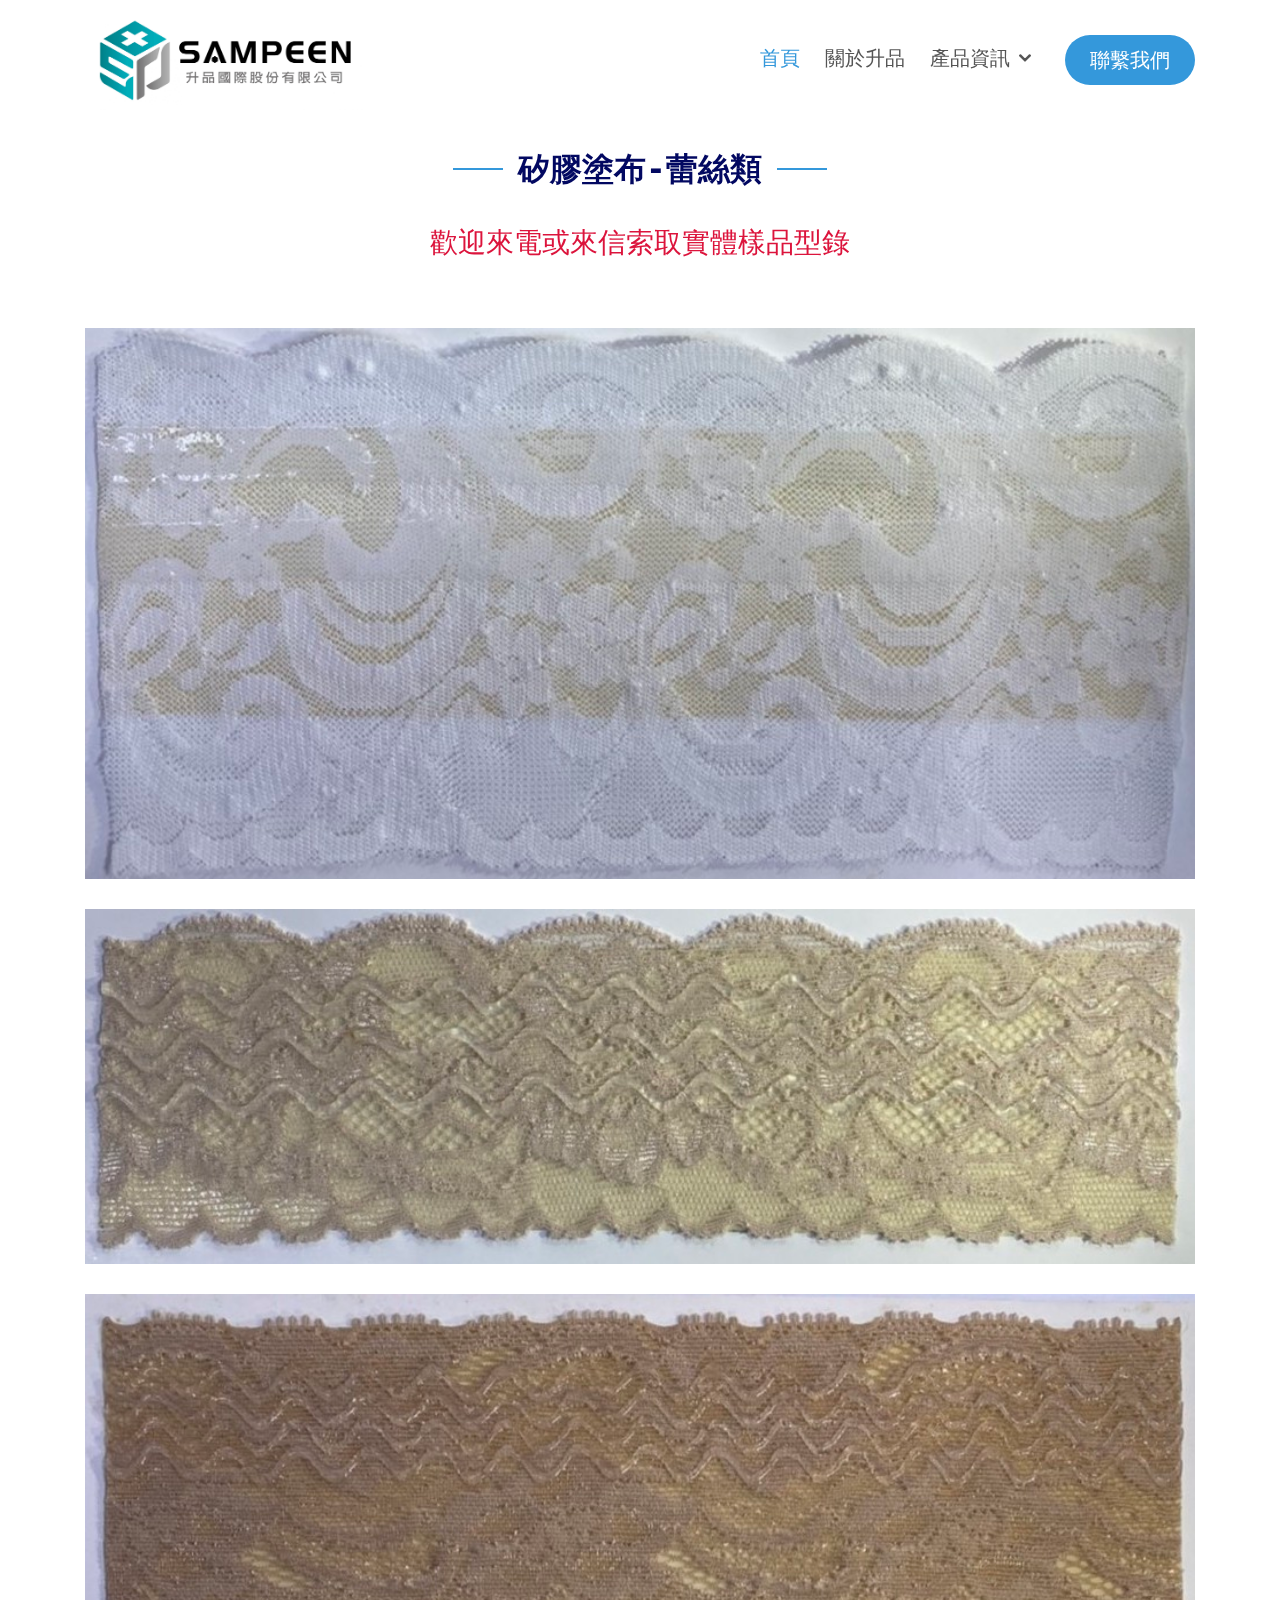
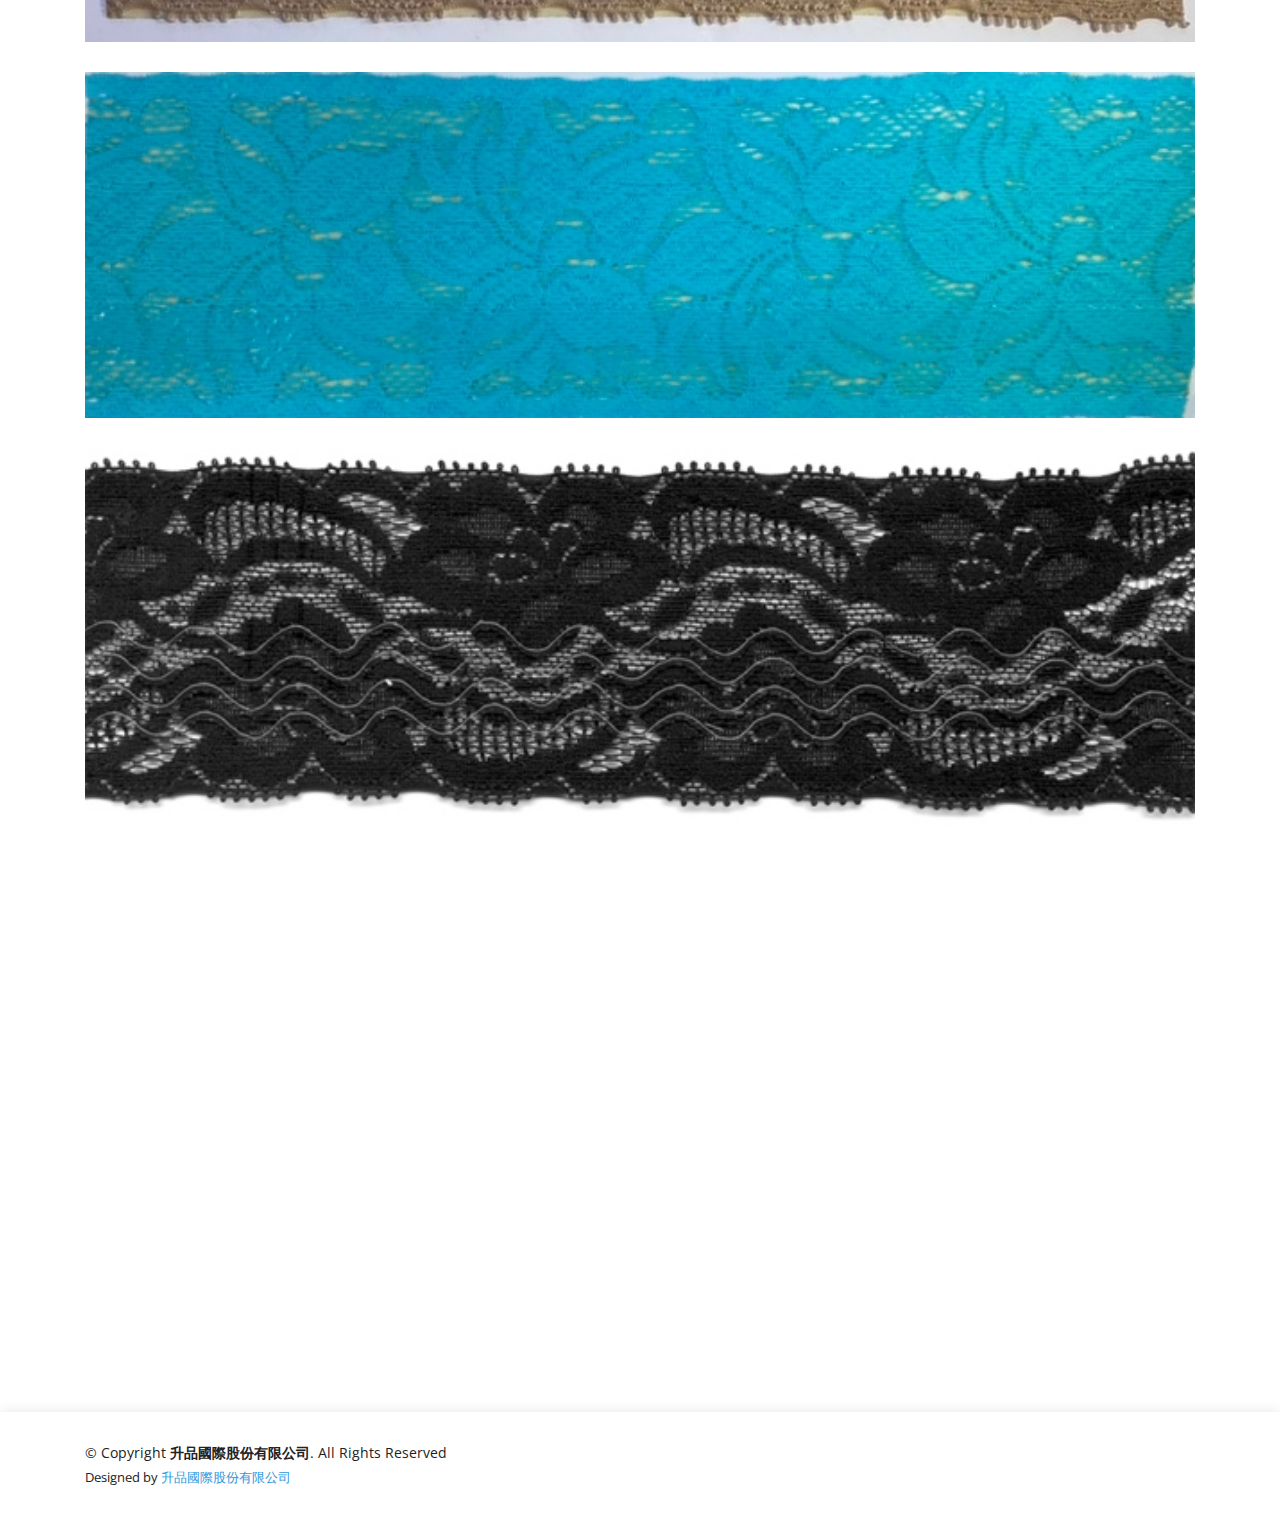
<file: product_1.html>
<!DOCTYPE html>
<html lang="en">

<head>
  <meta charset="utf-8">
  <meta content="width=device-width, initial-scale=1.0" name="viewport">

  <title>升品國際股份有限公司Sampeen</title>
  <meta content="" name="description">
  <meta content="" name="keywords">

  <!-- Favicons -->
  <link href="assets/img/sampeen_logo.jpg" rel="icon">
  <link href="assets/img/sampeen_logo.jpg">

  <!-- Google Fonts -->
  <link href="https://fonts.googleapis.com/css?family=Open+Sans:300,300i,400,400i,600,600i,700,700i|Raleway:300,300i,400,400i,500,500i,600,600i,700,700i|Poppins:300,300i,400,400i,500,500i,600,600i,700,700i" rel="stylesheet">

  <!-- Vendor CSS Files -->
  <link href="assets/vendor/bootstrap/css/bootstrap.min.css" rel="stylesheet">
  <link href="assets/vendor/icofont/icofont.min.css" rel="stylesheet">
  <link href="assets/vendor/remixicon/remixicon.css" rel="stylesheet">
  <link href="assets/vendor/boxicons/css/boxicons.min.css" rel="stylesheet">
  <link href="assets/vendor/owl.carousel/assets/owl.carousel.min.css" rel="stylesheet">
  <link href="assets/vendor/venobox/venobox.css" rel="stylesheet">
  <link href="assets/vendor/aos/aos.css" rel="stylesheet">

  <!-- Template Main CSS File -->
  <link href="assets/css/style.css" rel="stylesheet">

  <!-- =======================================================
  * Template Name: Vesperr - v2.3.1
  * Template URL: https://bootstrapmade.com/vesperr-free-bootstrap-template/
  * Author: BootstrapMade.com
  * License: https://bootstrapmade.com/license/
  ======================================================== -->
</head>
<style>
  #product{
    width: 100%;
  }

</style>

<body>

  <!-- ======= Header ======= -->
  <header id="header" class="fixed-top d-flex align-items-center">
    <div class="container d-flex align-items-center">

      <div class="logo mr-auto">
        <h1 class="text-light"><a href="index.html"><img src="assets/img/logo_1.jpg"></a></h1>
        <!-- Uncomment below if you prefer to use an image logo -->
        <!-- <a href="index.html"><img src="assets/img/logo.png" alt="" class="img-fluid"></a>-->
      </div>

      <nav class="nav-menu d-none d-lg-block">
        <ul>
          <li class="active"><a href="index.html">首頁</a></li>
          <li><a href="about.html">關於升品</a></li>
          <li class="drop-down"><a href="">產品資訊</a>
            <ul>
              <li class="drop-down"><a href="#">矽膠塗布</a>
                <ul>
                  <li><a href="product_1.html">蕾絲類</a></li>
                  <li><a href="product_2.html">織帶類</a></li>
                </ul>
              </li>
              <li><a href="product_3.html">矽膠印刷</a></li>
              <li><a href="product_4.html">滾筒式印刷</a></li>
              <li><a href="product_5.html">疤痕護理矽膠貼片</a></li>
             
            </ul>
          </li>
          <li class="get-started"><a href="#contact">聯繫我們</a></li>
        </ul>
      </nav><!-- .nav-menu -->

    </div>
  </header><!-- End Header -->

  <!-- ======= Hero Section ======= -->
  

  <main id="main">

   

    <!-- ======= Services Section ======= -->
    <section id="services" class="services" style="padding: 150px 0 0 0;" >
      <div class="container">

        <div class="section-title" data-aos="fade-up">
          <h2>矽膠塗布-蕾絲類</h2>
          <h3 style="padding: 30px 0 0 0; color: crimson; ">歡迎來電或來信索取實體樣品型錄</h3>
        </div>

      </section>
    <!-- ======= More Services Section ======= -->
    
    <section id="services" class="services" style="padding: 30px 0 0 0;" >
      <div class="container">
        <img id="product"  src="assets/img/矽膠塗布 蕾絲類/l1.jpg"  alt="Responsive image">
        <img id="product"  src="assets/img/矽膠塗布 蕾絲類/l2.jpg" class="img-fluid" alt="Responsive image">
        <img id="product"  src="assets/img/矽膠塗布 蕾絲類/l3.jpg" class="img-fluid" alt="Responsive image">
        <img id="product"  src="assets/img/矽膠塗布 蕾絲類/l4.jpg" class="img-fluid" alt="Responsive image">
        <img id="product"  src="assets/img/矽膠塗布 蕾絲類/l5.jpg" class="img-fluid" alt="Responsive image">
      </div>
      

    
    </section>

    <!-- ======= Contact Section ======= -->
    <section id="contact" class="contact">
      <div class="container">

        <div class="section-title" data-aos="fade-up">
          <h2>與我們聯絡</h2>
        </div>

        <div class="row">


          <div class="col-lg-7 col-md-8 mt-4 mt-md-0" data-aos="fade-up" data-aos-delay="200">
            <div class="info">
              <div>
                <a style="color: black;" href="https://goo.gl/maps/sLZYTkqyBc8hEoLu9">
                <i class="ri-map-pin-line"></i>
                <p>新北市深坑區北深路三段270巷9號5樓</p></a>
              </div>

              <div>
               <a style="color: black;"  href="mailto:happy.e77@msa.hinet.net" ><i class="ri-mail-send-line"></i>
              <p>happy.e77@msa.hinet.net</p></a>
              </div>

              <div>
                <a style="color: black;"  href="tel:+886-2-26622196">
                <i class="ri-phone-line"></i>
                <p>02-2662-2196</p></a>

              </div>
              <div>
              
                <a href="https://lin.ee/yJLqHlz"><img src="assets/img/line.png" width="40" height="40"><a href="https://lin.ee/yJLqHlz" style="padding: 0 0em 1em 1em; font-size: 1.5em; color: black;" >ID :  @Sampeen</a>
                <br><a href="https://lin.ee/yJLqHlz" style="padding: 0em 0em 1em 4em; color: black;">歡迎掃QRCode加入Line</a>
               </div>
             </div>
           </div>
 
           <div class="col-lg-5 col-md-4" data-aos="fade-up" data-aos-delay="300" >
             
             <a href="https://lin.ee/yJLqHlz"><img class="img-fluid" src="assets/img/lineq.jpg"></a>
           </div>
 
        </div>

      </div>
    </section><!-- End Contact Section -->

  </main><!-- End #main -->

  <!-- ======= Footer ======= -->
  <footer id="footer">
    <div class="container">
      <div class="row d-flex align-items-center">
        <div class="col-lg-6 text-lg-left text-center">
          <div class="copyright">
            &copy; Copyright <strong>升品國際股份有限公司</strong>. All Rights Reserved
          </div>
          <div class="credits">
            <!-- All the links in the footer should remain intact. -->
            <!-- You can delete the links only if you purchased the pro version. -->
            <!-- Licensing information: https://bootstrapmade.com/license/ -->
            <!-- Purchase the pro version with working PHP/AJAX contact form: https://bootstrapmade.com/vesperr-free-bootstrap-template/ -->
            Designed by <a href="index.html">升品國際股份有限公司</a>
          </div>
        </div>
        
      </div>
    </div>
  </footer><!-- End Footer -->

  <a href="#" class="back-to-top"><i class="icofont-simple-up"></i></a>

  <!-- Vendor JS Files -->
  <script src="assets/vendor/jquery/jquery.min.js"></script>
  <script src="assets/vendor/bootstrap/js/bootstrap.bundle.min.js"></script>
  <script src="assets/vendor/jquery.easing/jquery.easing.min.js"></script>
  <script src="assets/vendor/php-email-form/validate.js"></script>
  <script src="assets/vendor/waypoints/jquery.waypoints.min.js"></script>
  <script src="assets/vendor/counterup/counterup.min.js"></script>
  <script src="assets/vendor/owl.carousel/owl.carousel.min.js"></script>
  <script src="assets/vendor/isotope-layout/isotope.pkgd.min.js"></script>
  <script src="assets/vendor/venobox/venobox.min.js"></script>
  <script src="assets/vendor/aos/aos.js"></script>

  <!-- Template Main JS File -->
  <script src="assets/js/main.js"></script>

</body>

</html>
</file>
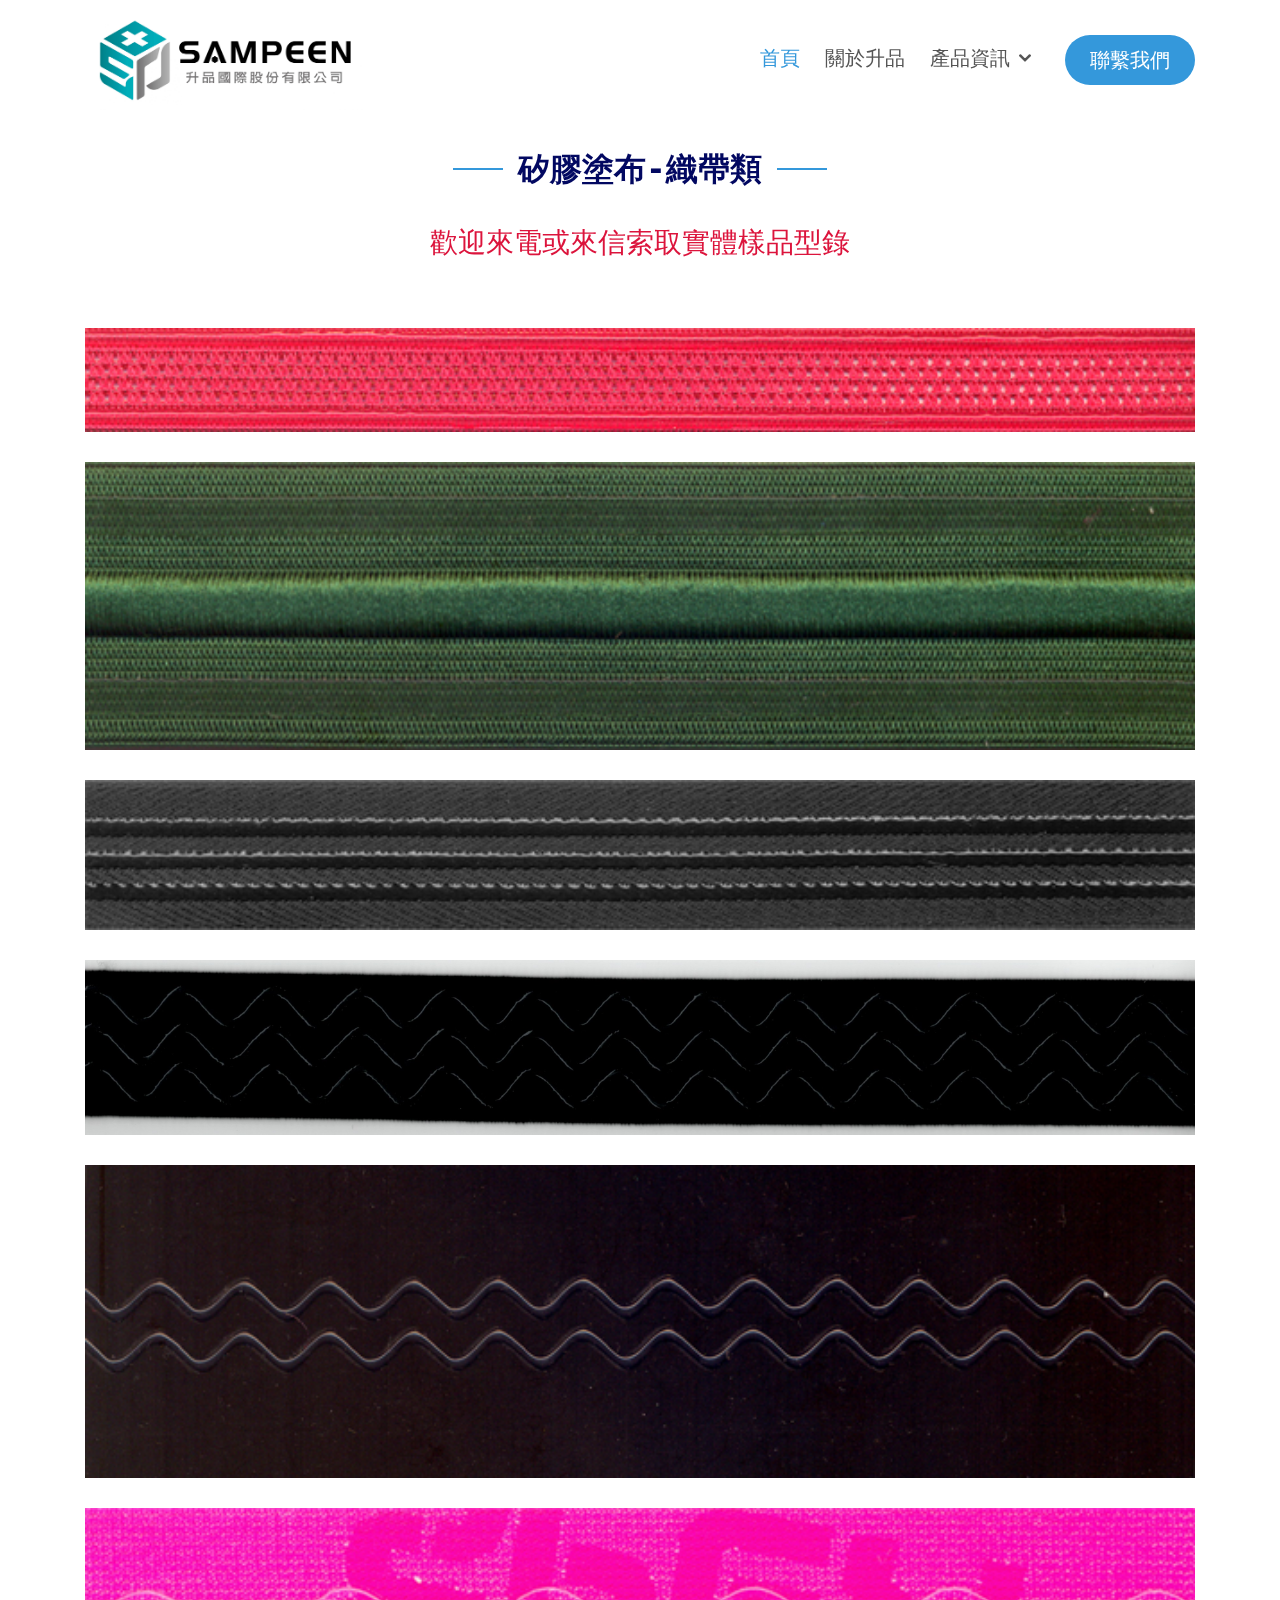
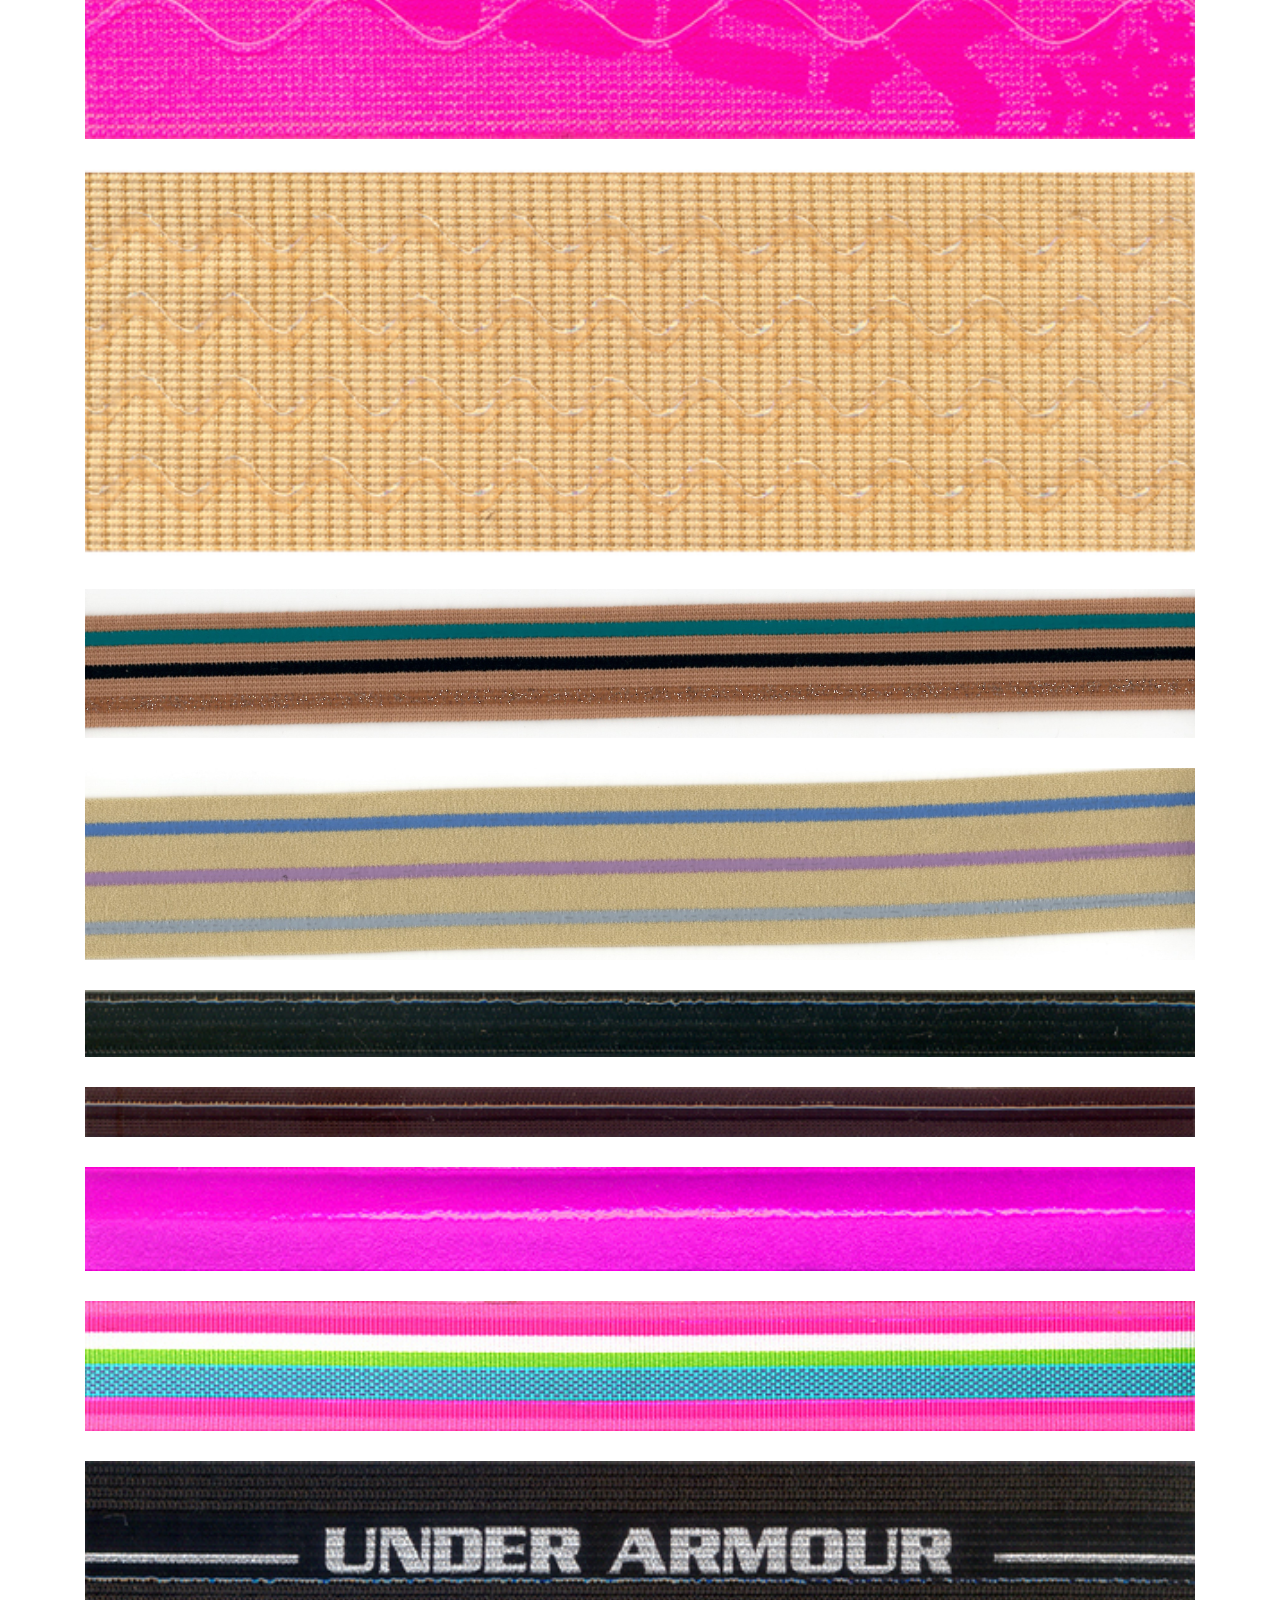
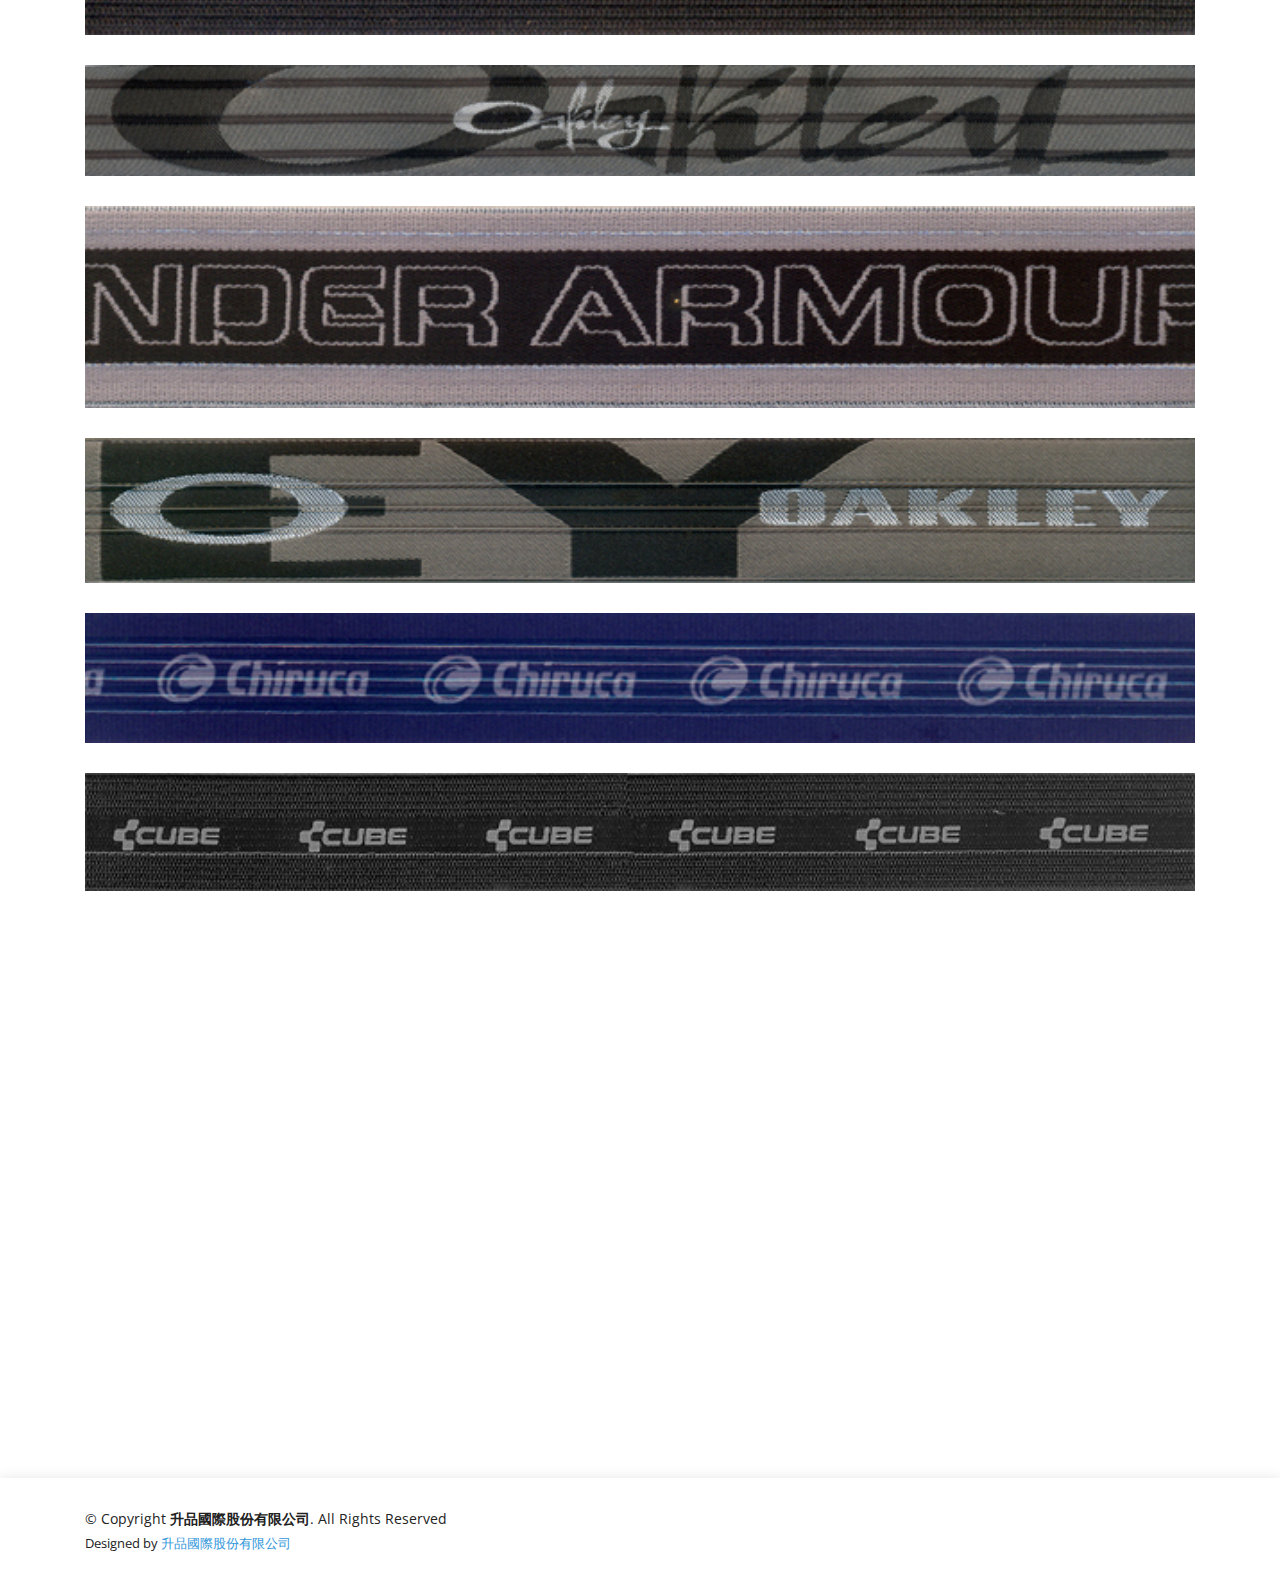
<file: product_2.html>
<!DOCTYPE html>
<html lang="en">

<head>
  <meta charset="utf-8">
  <meta content="width=device-width, initial-scale=1.0" name="viewport">

  <title>升品國際股份有限公司Sampeen</title>
  <meta content="" name="description">
  <meta content="" name="keywords">

  <!-- Favicons -->
  <link href="assets/img/sampeen_logo.jpg" rel="icon">
  <link href="assets/img/sampeen_logo.jpg">

  <!-- Google Fonts -->
  <link href="https://fonts.googleapis.com/css?family=Open+Sans:300,300i,400,400i,600,600i,700,700i|Raleway:300,300i,400,400i,500,500i,600,600i,700,700i|Poppins:300,300i,400,400i,500,500i,600,600i,700,700i" rel="stylesheet">

  <!-- Vendor CSS Files -->
  <link href="assets/vendor/bootstrap/css/bootstrap.min.css" rel="stylesheet">
  <link href="assets/vendor/icofont/icofont.min.css" rel="stylesheet">
  <link href="assets/vendor/remixicon/remixicon.css" rel="stylesheet">
  <link href="assets/vendor/boxicons/css/boxicons.min.css" rel="stylesheet">
  <link href="assets/vendor/owl.carousel/assets/owl.carousel.min.css" rel="stylesheet">
  <link href="assets/vendor/venobox/venobox.css" rel="stylesheet">
  <link href="assets/vendor/aos/aos.css" rel="stylesheet">

  <!-- Template Main CSS File -->
  <link href="assets/css/style.css" rel="stylesheet">

  <!-- =======================================================
  * Template Name: Vesperr - v2.3.1
  * Template URL: https://bootstrapmade.com/vesperr-free-bootstrap-template/
  * Author: BootstrapMade.com
  * License: https://bootstrapmade.com/license/
  ======================================================== -->
</head>
<style>
  #product{
    width: 100%;
  }

</style>

<body>

  <!-- ======= Header ======= -->
  <header id="header" class="fixed-top d-flex align-items-center">
    <div class="container d-flex align-items-center">

      <div class="logo mr-auto">
        <h1 class="text-light"><a href="index.html"><img src="assets/img/logo_1.jpg"></a></h1>
        <!-- Uncomment below if you prefer to use an image logo -->
        <!-- <a href="index.html"><img src="assets/img/logo.png" alt="" class="img-fluid"></a>-->
      </div>

      <nav class="nav-menu d-none d-lg-block">
        <ul>
          <li class="active"><a href="index.html">首頁</a></li>
          <li><a href="about.html">關於升品</a></li>
          <li class="drop-down"><a href="">產品資訊</a>
            <ul>
              <li class="drop-down"><a href="#">矽膠塗布</a>
                <ul>
                  <li><a href="product_1.html">蕾絲類</a></li>
                  <li><a href="product_2.html">織帶類</a></li>
                </ul>
              </li>
              <li><a href="product_3.html">矽膠印刷</a></li>
              <li><a href="product_4.html">滾筒式印刷</a></li>
              <li><a href="product_5.html">疤痕護理矽膠貼片</a></li>
             
            </ul>
          </li>
          <li class="get-started"><a href="#contact">聯繫我們</a></li>
        </ul>
      </nav><!-- .nav-menu -->

    </div>
  </header><!-- End Header -->

  <!-- ======= Hero Section ======= -->
  

  <main id="main">

   

    <!-- ======= Services Section ======= -->
    <section id="services" class="services" style="padding: 150px 0 0 0;" >
      <div class="container">

        <div class="section-title" data-aos="fade-up">
          <h2>矽膠塗布-織帶類</h2>
          <h3 style="padding: 30px 0 0 0; color: crimson; ">歡迎來電或來信索取實體樣品型錄</h3>
        </div>

      </section>
    <!-- ======= More Services Section ======= -->
    
    <section id="services" class="services" style="padding: 30px 0 0 0;" >
      <div class="container">
        <img id="product"  src="assets/img/矽膠塗布 織帶類/i1.jpg"  alt="Responsive image">
        <img id="product"  src="assets/img/矽膠塗布 織帶類/i2.jpg"  alt="Responsive image"> 
        <img id="product"  src="assets/img/矽膠塗布 織帶類/i3.jpg"  alt="Responsive image">
        <img id="product"  src="assets/img/矽膠塗布 織帶類/i4.jpg"  alt="Responsive image"> 
        <img id="product"  src="assets/img/矽膠塗布 織帶類/i5.jpg"  alt="Responsive image">
        <img id="product"  src="assets/img/矽膠塗布 織帶類/i6.jpg"  alt="Responsive image"> 
        <img id="product"  src="assets/img/矽膠塗布 織帶類/i7.jpg"  alt="Responsive image">
        <img id="product"  src="assets/img/矽膠塗布 織帶類/i8.jpg"  alt="Responsive image"> 
        <img id="product"  src="assets/img/矽膠塗布 織帶類/i9.jpg"  alt="Responsive image">
        <img id="product"  src="assets/img/矽膠塗布 織帶類/i10.jpg"  alt="Responsive image"> 
        <img id="product"  src="assets/img/矽膠塗布 織帶類/i11.jpg"  alt="Responsive image">
        <img id="product"  src="assets/img/矽膠塗布 織帶類/i12.jpg"  alt="Responsive image"> 
        <img id="product"  src="assets/img/矽膠塗布 織帶類/i13.jpg"  alt="Responsive image">
        <img id="product"  src="assets/img/矽膠塗布 織帶類/i14.jpg"  alt="Responsive image"> 
        <img id="product"  src="assets/img/矽膠塗布 織帶類/i15.jpg"  alt="Responsive image">
        <img id="product"  src="assets/img/矽膠塗布 織帶類/i16.jpg"  alt="Responsive image"> 
        <img id="product"  src="assets/img/矽膠塗布 織帶類/i171.jpg"  alt="Responsive image">
        <img id="product"  src="assets/img/矽膠塗布 織帶類/i18.jpg"  alt="Responsive image">
        <img id="product"  src="assets/img/矽膠塗布 織帶類/i19.jpg"  alt="Responsive image">


      </div>


    
    </section>

    <!-- ======= Contact Section ======= -->
    <section id="contact" class="contact">
      <div class="container">

        <div class="section-title" data-aos="fade-up">
          <h2>與我們聯絡</h2>
        </div>

        <div class="row">


          <div class="col-lg-7 col-md-8 mt-4 mt-md-0" data-aos="fade-up" data-aos-delay="200">
            <div class="info">
              <div>
                <a style="color: black;" href="https://goo.gl/maps/sLZYTkqyBc8hEoLu9">
                <i class="ri-map-pin-line"></i>
                <p>新北市深坑區北深路三段270巷9號5樓</p></a>
              </div>

              <div>
               <a style="color: black;"  href="mailto:happy.e77@msa.hinet.net" ><i class="ri-mail-send-line"></i>
              <p>happy.e77@msa.hinet.net</p></a>
              </div>

              <div>
                <a style="color: black;"  href="tel:+886-2-26622196">
                <i class="ri-phone-line"></i>
                <p>02-2662-2196</p></a>

              </div>
              <div>
              
                <a href="https://lin.ee/yJLqHlz"><img src="assets/img/line.png" width="40" height="40"><a href="https://lin.ee/yJLqHlz" style="padding: 0 0em 1em 1em; font-size: 1.5em; color: black;" >ID :  @Sampeen</a>
                <br><a href="https://lin.ee/yJLqHlz" style="padding: 0em 0em 1em 4em; color: black;">歡迎掃QRCode加入Line</a>
               </div>
             </div>
           </div>
 
           <div class="col-lg-5 col-md-4" data-aos="fade-up" data-aos-delay="300" >
             
             <a href="https://lin.ee/yJLqHlz"><img class="img-fluid" src="assets/img/lineq.jpg"></a>
           </div>
 

        </div>

      </div>
    </section><!-- End Contact Section -->

  </main><!-- End #main -->

  <!-- ======= Footer ======= -->
  <footer id="footer">
    <div class="container">
      <div class="row d-flex align-items-center">
        <div class="col-lg-6 text-lg-left text-center">
          <div class="copyright">
            &copy; Copyright <strong>升品國際股份有限公司</strong>. All Rights Reserved
          </div>
          <div class="credits">
            <!-- All the links in the footer should remain intact. -->
            <!-- You can delete the links only if you purchased the pro version. -->
            <!-- Licensing information: https://bootstrapmade.com/license/ -->
            <!-- Purchase the pro version with working PHP/AJAX contact form: https://bootstrapmade.com/vesperr-free-bootstrap-template/ -->
            Designed by <a href="index.html">升品國際股份有限公司</a>
          </div>
        </div>
        
      </div>
    </div>
  </footer><!-- End Footer -->

  <a href="#" class="back-to-top"><i class="icofont-simple-up"></i></a>

  <!-- Vendor JS Files -->
  <script src="assets/vendor/jquery/jquery.min.js"></script>
  <script src="assets/vendor/bootstrap/js/bootstrap.bundle.min.js"></script>
  <script src="assets/vendor/jquery.easing/jquery.easing.min.js"></script>
  <script src="assets/vendor/php-email-form/validate.js"></script>
  <script src="assets/vendor/waypoints/jquery.waypoints.min.js"></script>
  <script src="assets/vendor/counterup/counterup.min.js"></script>
  <script src="assets/vendor/owl.carousel/owl.carousel.min.js"></script>
  <script src="assets/vendor/isotope-layout/isotope.pkgd.min.js"></script>
  <script src="assets/vendor/venobox/venobox.min.js"></script>
  <script src="assets/vendor/aos/aos.js"></script>

  <!-- Template Main JS File -->
  <script src="assets/js/main.js"></script>

</body>

</html>
</file>
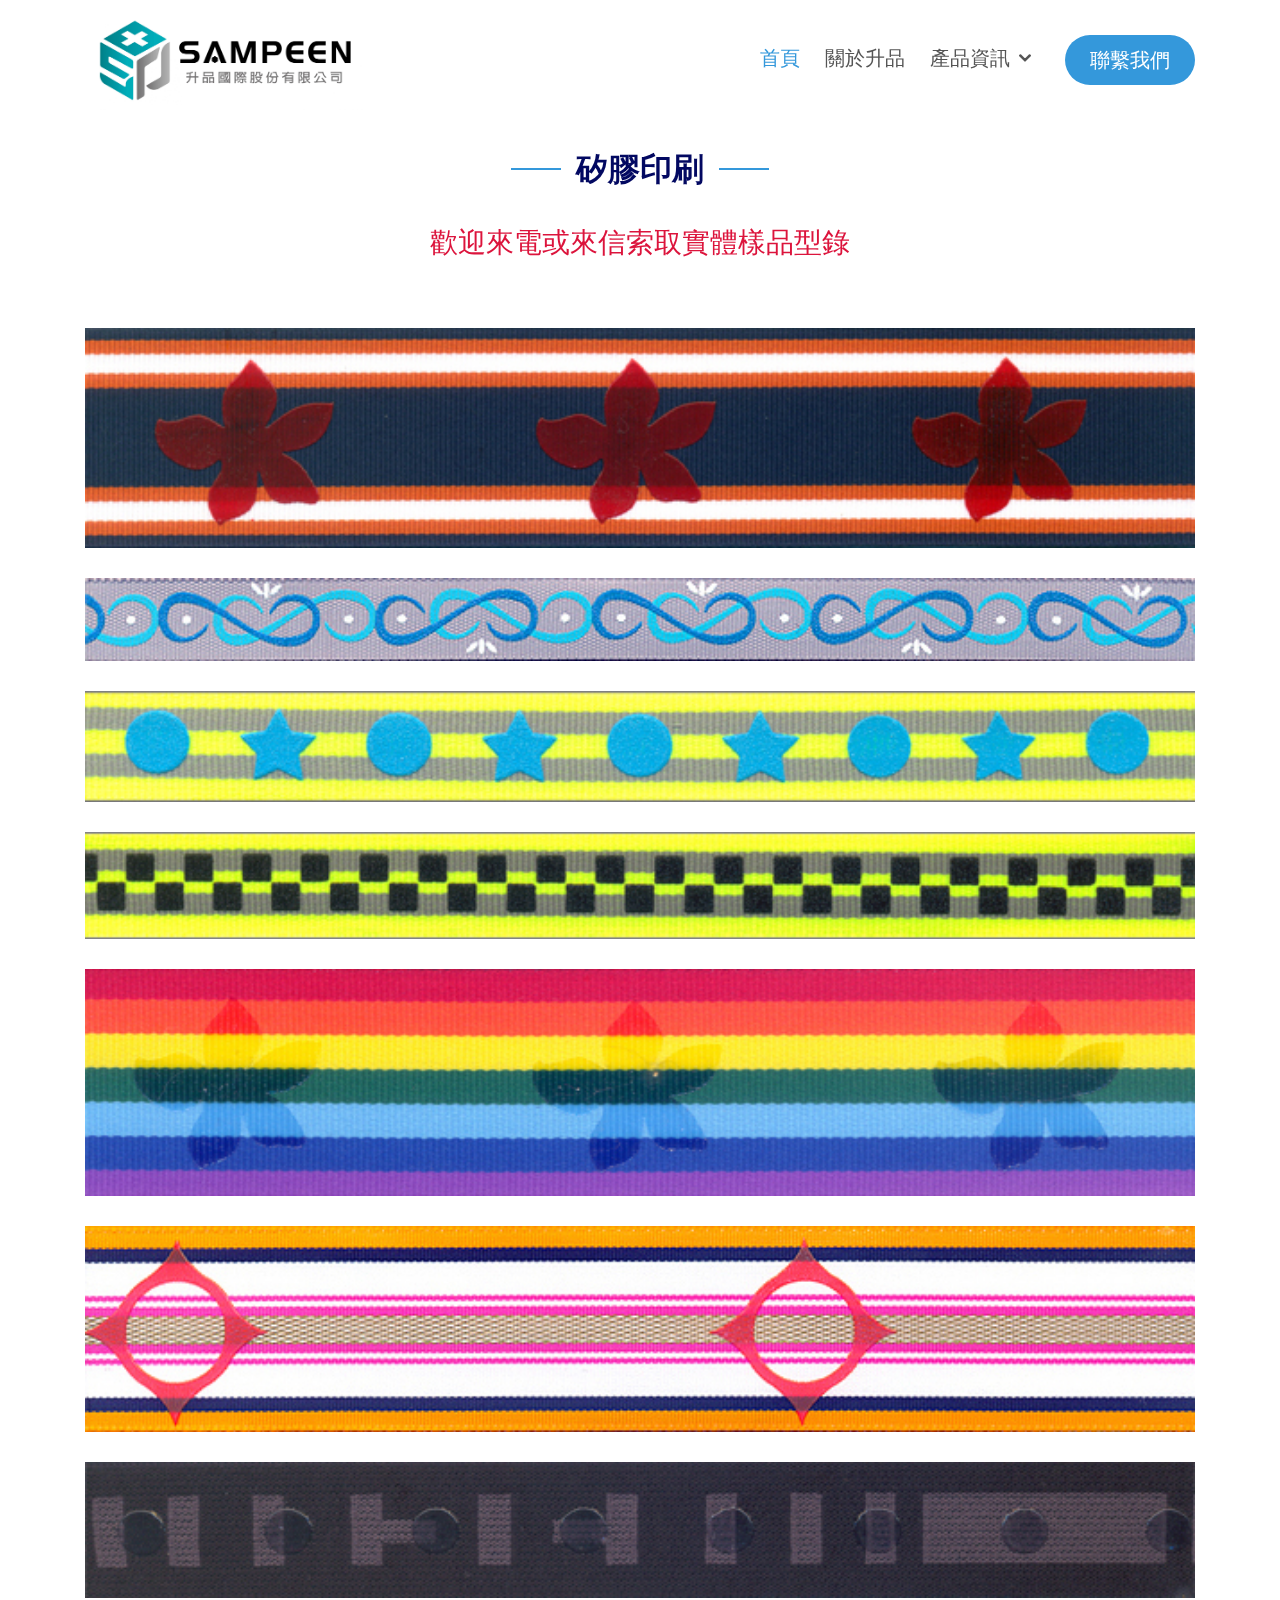
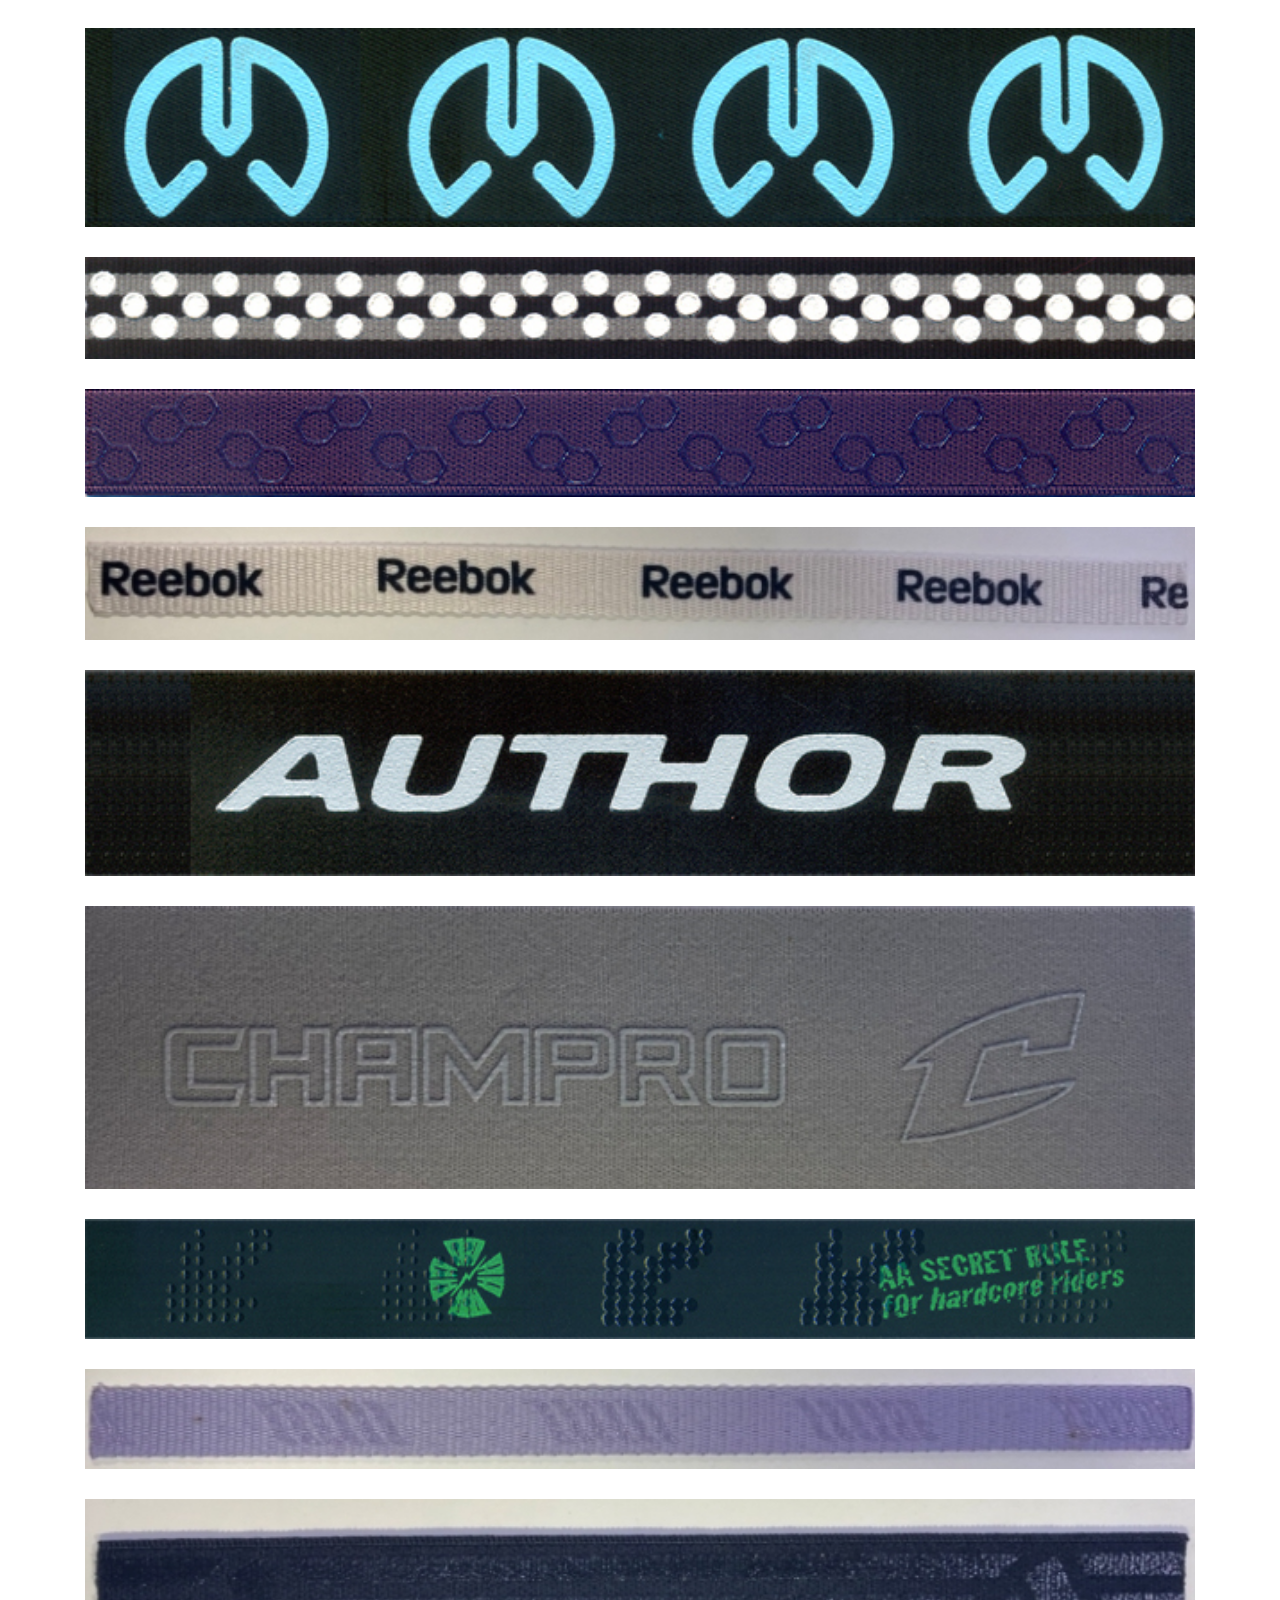
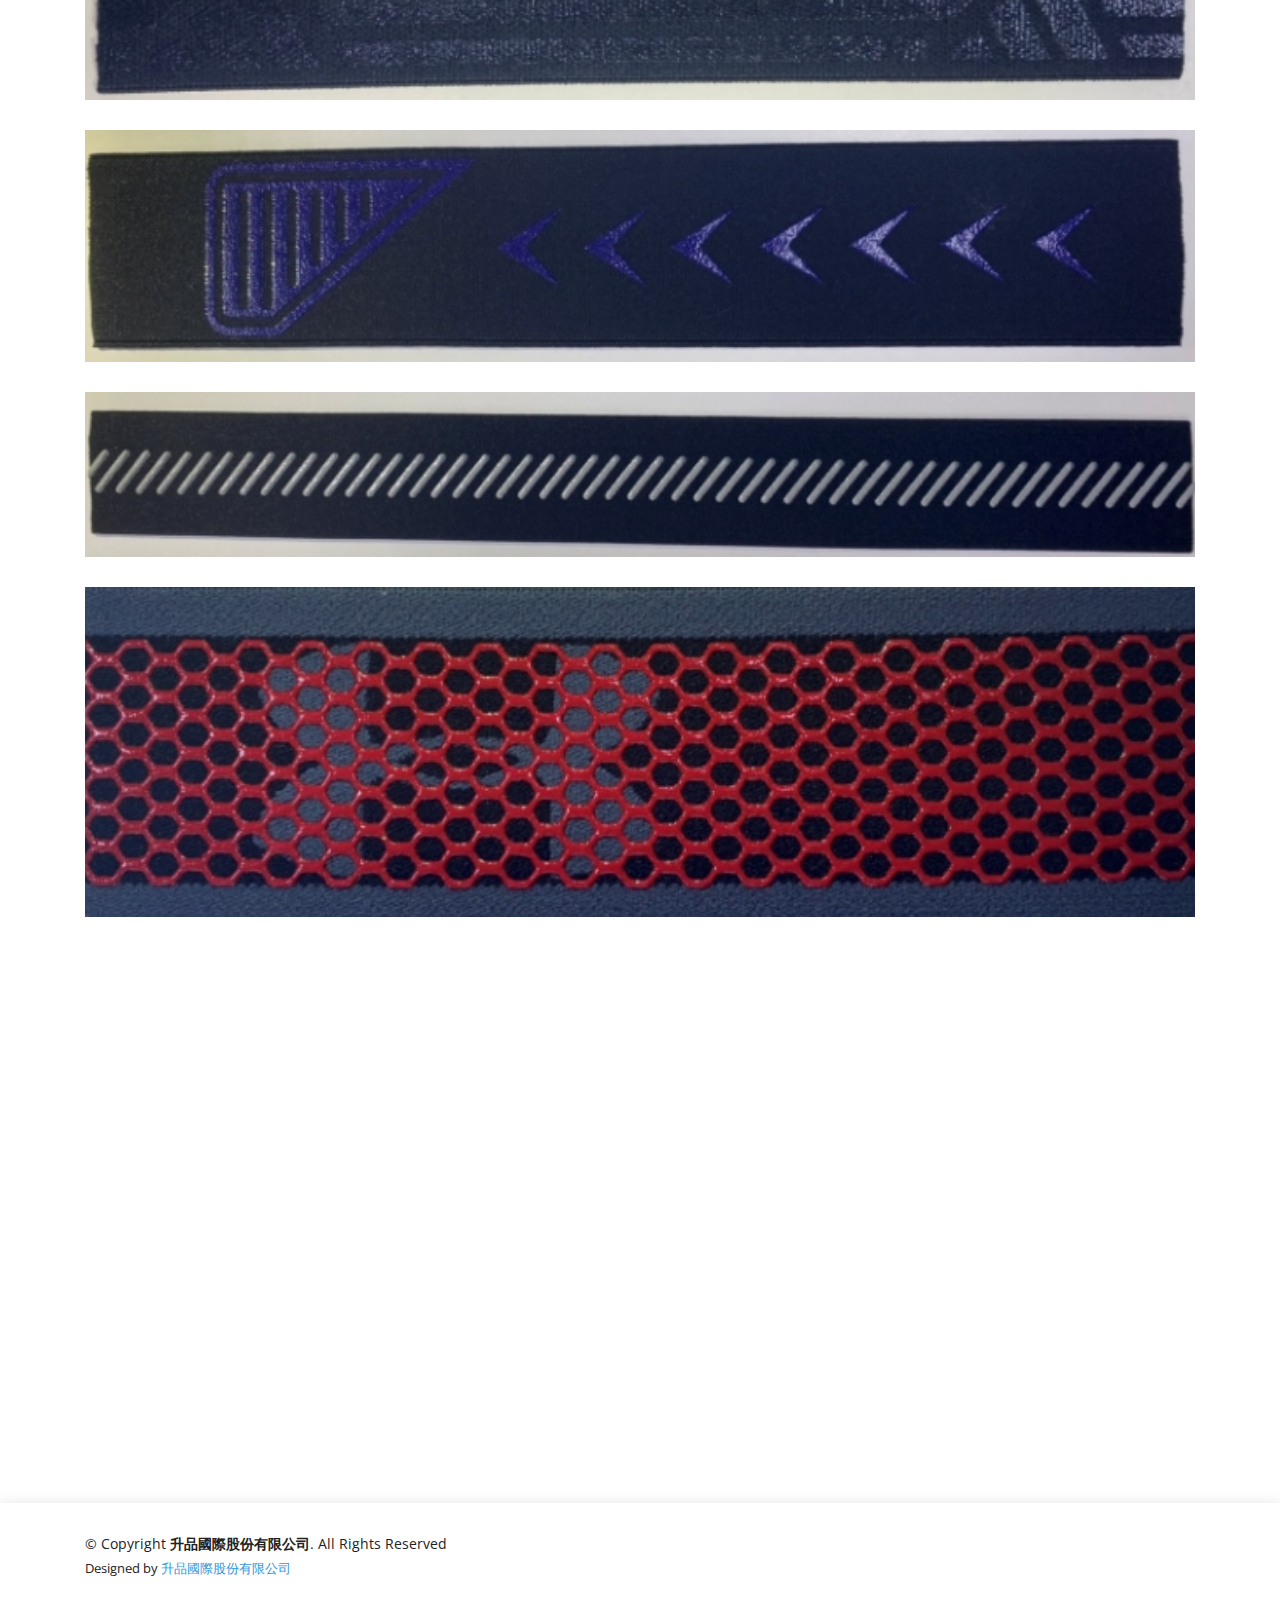
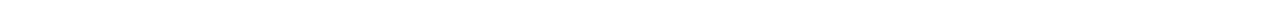
<file: product_3.html>
<!DOCTYPE html>
<html lang="en">

<head>
  <meta charset="utf-8">
  <meta content="width=device-width, initial-scale=1.0" name="viewport">

  <title>升品國際股份有限公司Sampeen</title>
  <meta content="" name="description">
  <meta content="" name="keywords">

  <!-- Favicons -->
  <link href="assets/img/sampeen_logo.jpg" rel="icon">
  <link href="assets/img/sampeen_logo.jpg">

  <!-- Google Fonts -->
  <link href="https://fonts.googleapis.com/css?family=Open+Sans:300,300i,400,400i,600,600i,700,700i|Raleway:300,300i,400,400i,500,500i,600,600i,700,700i|Poppins:300,300i,400,400i,500,500i,600,600i,700,700i" rel="stylesheet">

  <!-- Vendor CSS Files -->
  <link href="assets/vendor/bootstrap/css/bootstrap.min.css" rel="stylesheet">
  <link href="assets/vendor/icofont/icofont.min.css" rel="stylesheet">
  <link href="assets/vendor/remixicon/remixicon.css" rel="stylesheet">
  <link href="assets/vendor/boxicons/css/boxicons.min.css" rel="stylesheet">
  <link href="assets/vendor/owl.carousel/assets/owl.carousel.min.css" rel="stylesheet">
  <link href="assets/vendor/venobox/venobox.css" rel="stylesheet">
  <link href="assets/vendor/aos/aos.css" rel="stylesheet">

  <!-- Template Main CSS File -->
  <link href="assets/css/style.css" rel="stylesheet">

  <!-- =======================================================
  * Template Name: Vesperr - v2.3.1
  * Template URL: https://bootstrapmade.com/vesperr-free-bootstrap-template/
  * Author: BootstrapMade.com
  * License: https://bootstrapmade.com/license/
  ======================================================== -->
</head>
<style>
  #product{
    width: 100%;
  }

</style>

<body>

  <!-- ======= Header ======= -->
  <header id="header" class="fixed-top d-flex align-items-center">
    <div class="container d-flex align-items-center">

      <div class="logo mr-auto">
        <h1 class="text-light"><a href="index.html"><img src="assets/img/logo_1.jpg"></a></h1>
        <!-- Uncomment below if you prefer to use an image logo -->
        <!-- <a href="index.html"><img src="assets/img/logo.png" alt="" class="img-fluid"></a>-->
      </div>

      <nav class="nav-menu d-none d-lg-block">
        <ul>
          <li class="active"><a href="index.html">首頁</a></li>
          <li><a href="about.html">關於升品</a></li>
          <li class="drop-down"><a href="">產品資訊</a>
            <ul>
              <li class="drop-down"><a href="#">矽膠塗布</a>
                <ul>
                  <li><a href="product_1.html">蕾絲類</a></li>
                  <li><a href="product_2.html">織帶類</a></li>
                </ul>
              </li>
              <li><a href="product_3.html">矽膠印刷</a></li>
              <li><a href="product_4.html">滾筒式印刷</a></li>
              <li><a href="product_5.html">疤痕護理矽膠貼片</a></li>
             
            </ul>
          </li>
          <li class="get-started"><a href="#contact">聯繫我們</a></li>
        </ul>
      </nav><!-- .nav-menu -->

    </div>
  </header><!-- End Header -->

  <!-- ======= Hero Section ======= -->
  

  <main id="main">

   

    <!-- ======= Services Section ======= -->
    <section id="services" class="services" style="padding: 150px 0 0 0;" >
      <div class="container">

        <div class="section-title" data-aos="fade-up">
          <h2>矽膠印刷</h2>
          <h3 style="padding: 30px 0 0 0; color: crimson; ">歡迎來電或來信索取實體樣品型錄</h3>
        </div>

      </section>
    <!-- ======= More Services Section ======= -->
    
    <section id="services" class="services" style="padding: 30px 0 0 0;" >
      <div class="container">
        <img id="product"  src="assets/img/矽膠印刷/k1.jpg"  alt="Responsive image">
        <img id="product"  src="assets/img/矽膠印刷/k2.jpg"  alt="Responsive image"> 
        <img id="product"  src="assets/img/矽膠印刷/k3.jpg"  alt="Responsive image">
        <img id="product"  src="assets/img/矽膠印刷/k4.jpg"  alt="Responsive image">
        <img id="product"  src="assets/img/矽膠印刷/k5.jpg"  alt="Responsive image"> 
        <img id="product"  src="assets/img/矽膠印刷/k6.jpg"  alt="Responsive image">
        <img id="product"  src="assets/img/矽膠印刷/k7.jpg"  alt="Responsive image">
        <img id="product"  src="assets/img/矽膠印刷/k8.jpg"  alt="Responsive image"> 
        <img id="product"  src="assets/img/矽膠印刷/k9.jpg"  alt="Responsive image">
        <img id="product"  src="assets/img/矽膠印刷/k10.jpg"  alt="Responsive image">
        <img id="product"  src="assets/img/矽膠印刷/k11.jpg"  alt="Responsive image"> 
        <img id="product"  src="assets/img/矽膠印刷/k12.jpg"  alt="Responsive image">
        <img id="product"  src="assets/img/矽膠印刷/k13.jpg"  alt="Responsive image">
        <img id="product"  src="assets/img/矽膠印刷/k14.jpg"  alt="Responsive image"> 
        <img id="product"  src="assets/img/矽膠印刷/k15.jpg"  alt="Responsive image">
        <img id="product"  src="assets/img/矽膠印刷/k16.jpg"  alt="Responsive image">
        <img id="product"  src="assets/img/矽膠印刷/k17.jpg"  alt="Responsive image"> 
        <img id="product"  src="assets/img/矽膠印刷/k18.jpg"  alt="Responsive image">
        <img id="product"  src="assets/img/矽膠印刷/k19.jpg"  alt="Responsive image">
        
     
     
     
      </div>


    
    </section>

    <!-- ======= Contact Section ======= -->
    <section id="contact" class="contact">
      <div class="container">

        <div class="section-title" data-aos="fade-up">
          <h2>與我們聯絡</h2>
        </div>

        <div class="row">


          <div class="col-lg-7 col-md-8 mt-4 mt-md-0" data-aos="fade-up" data-aos-delay="200">
            <div class="info">
              <div>
                <a style="color: black;" href="https://goo.gl/maps/sLZYTkqyBc8hEoLu9">
                <i class="ri-map-pin-line"></i>
                <p>新北市深坑區北深路三段270巷9號5樓</p></a>
              </div>

              <div>
               <a style="color: black;"  href="mailto:happy.e77@msa.hinet.net" ><i class="ri-mail-send-line"></i>
              <p>happy.e77@msa.hinet.net</p></a>
              </div>

              <div>
                <a style="color: black;"  href="tel:+886-2-26622196">
                <i class="ri-phone-line"></i>
                <p>02-2662-2196</p></a>

              </div>
              <div>
              
                <a href="https://lin.ee/yJLqHlz"><img src="assets/img/line.png" width="40" height="40"><a href="https://lin.ee/yJLqHlz" style="padding: 0 0em 1em 1em; font-size: 1.5em; color: black;" >ID :  @Sampeen</a>
                <br><a href="https://lin.ee/yJLqHlz" style="padding: 0em 0em 1em 4em; color: black;">歡迎掃QRCode加入Line</a>
               </div>
             </div>
           </div>
 
           <div class="col-lg-5 col-md-4" data-aos="fade-up" data-aos-delay="300" >
             
             <a href="https://lin.ee/yJLqHlz"><img class="img-fluid" src="assets/img/lineq.jpg"></a>
           </div>
 
        </div>

      </div>
    </section><!-- End Contact Section -->

  </main><!-- End #main -->

  <!-- ======= Footer ======= -->
  <footer id="footer">
    <div class="container">
      <div class="row d-flex align-items-center">
        <div class="col-lg-6 text-lg-left text-center">
          <div class="copyright">
            &copy; Copyright <strong>升品國際股份有限公司</strong>. All Rights Reserved
          </div>
          <div class="credits">
            <!-- All the links in the footer should remain intact. -->
            <!-- You can delete the links only if you purchased the pro version. -->
            <!-- Licensing information: https://bootstrapmade.com/license/ -->
            <!-- Purchase the pro version with working PHP/AJAX contact form: https://bootstrapmade.com/vesperr-free-bootstrap-template/ -->
            Designed by <a href="index.html">升品國際股份有限公司</a>
          </div>
        </div>
        
      </div>
    </div>
  </footer><!-- End Footer -->

  <a href="#" class="back-to-top"><i class="icofont-simple-up"></i></a>

  <!-- Vendor JS Files -->
  <script src="assets/vendor/jquery/jquery.min.js"></script>
  <script src="assets/vendor/bootstrap/js/bootstrap.bundle.min.js"></script>
  <script src="assets/vendor/jquery.easing/jquery.easing.min.js"></script>
  <script src="assets/vendor/php-email-form/validate.js"></script>
  <script src="assets/vendor/waypoints/jquery.waypoints.min.js"></script>
  <script src="assets/vendor/counterup/counterup.min.js"></script>
  <script src="assets/vendor/owl.carousel/owl.carousel.min.js"></script>
  <script src="assets/vendor/isotope-layout/isotope.pkgd.min.js"></script>
  <script src="assets/vendor/venobox/venobox.min.js"></script>
  <script src="assets/vendor/aos/aos.js"></script>

  <!-- Template Main JS File -->
  <script src="assets/js/main.js"></script>

</body>

</html>
</file>
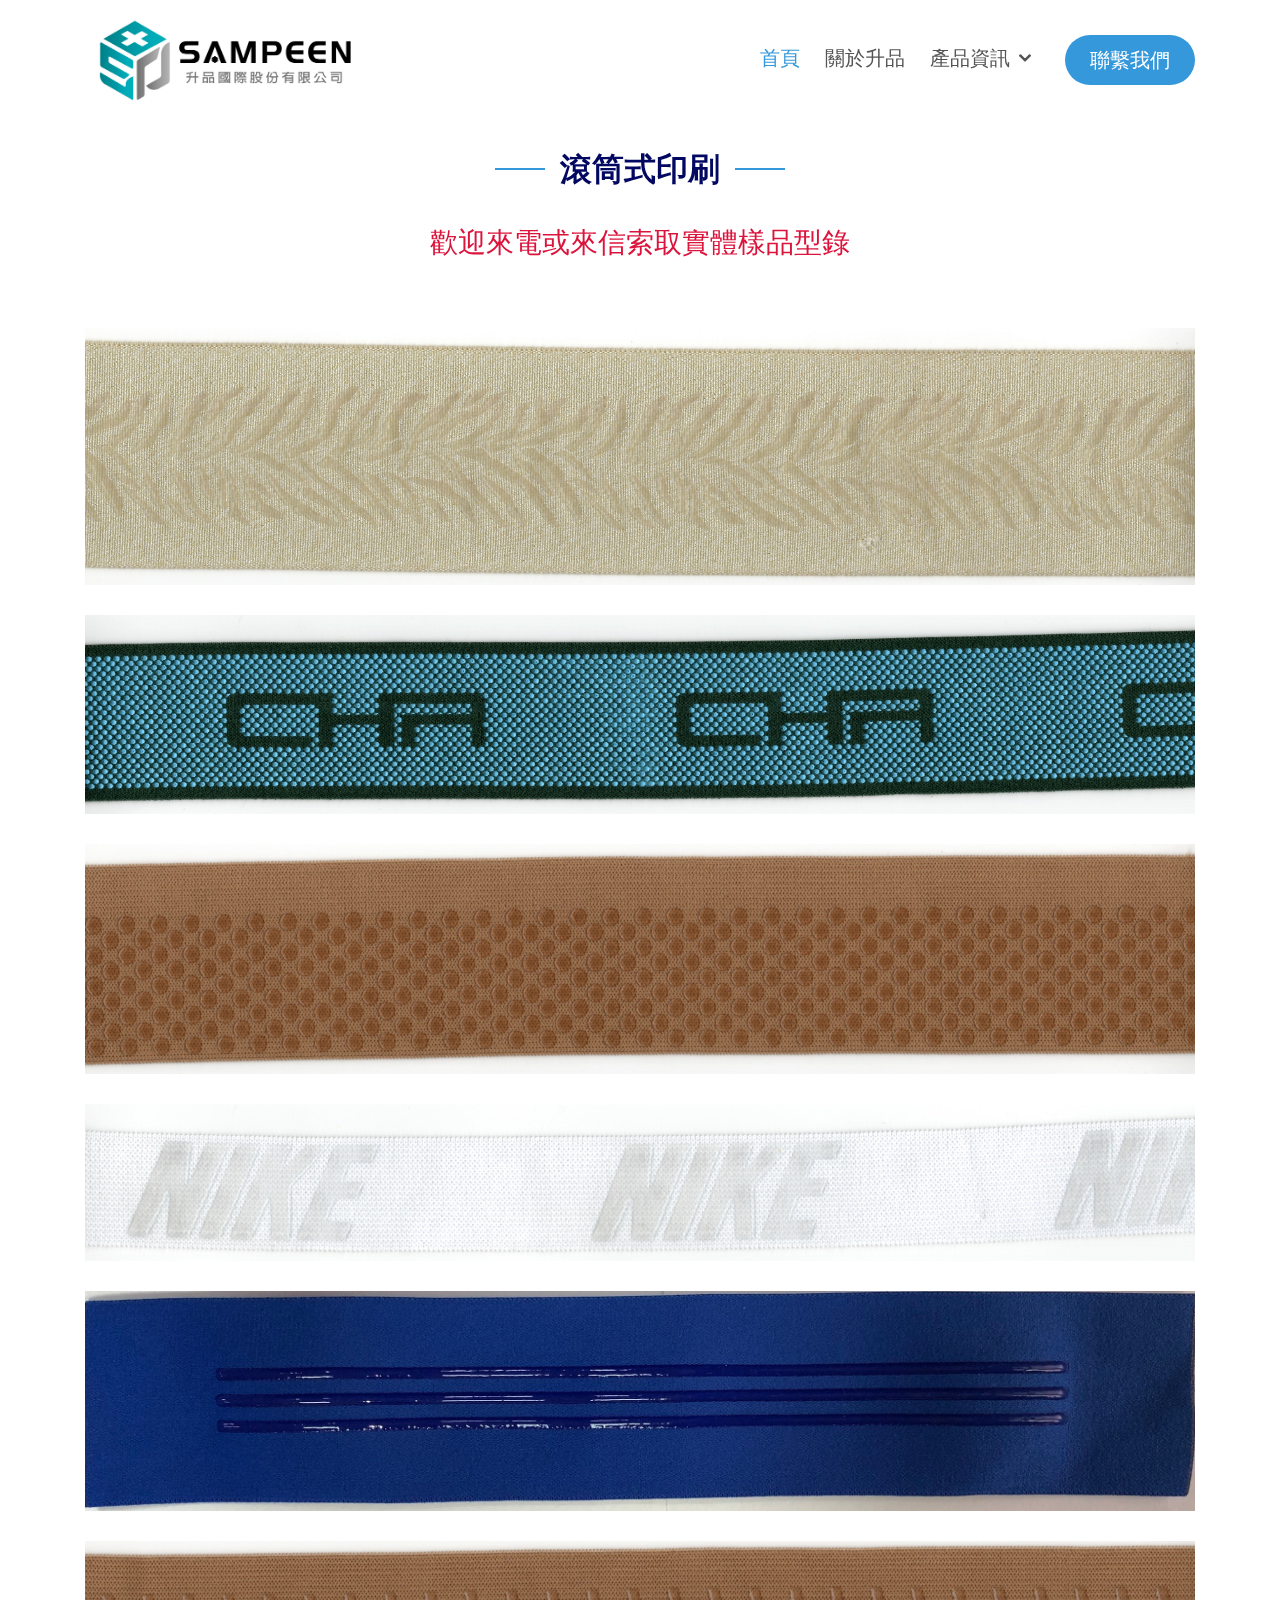
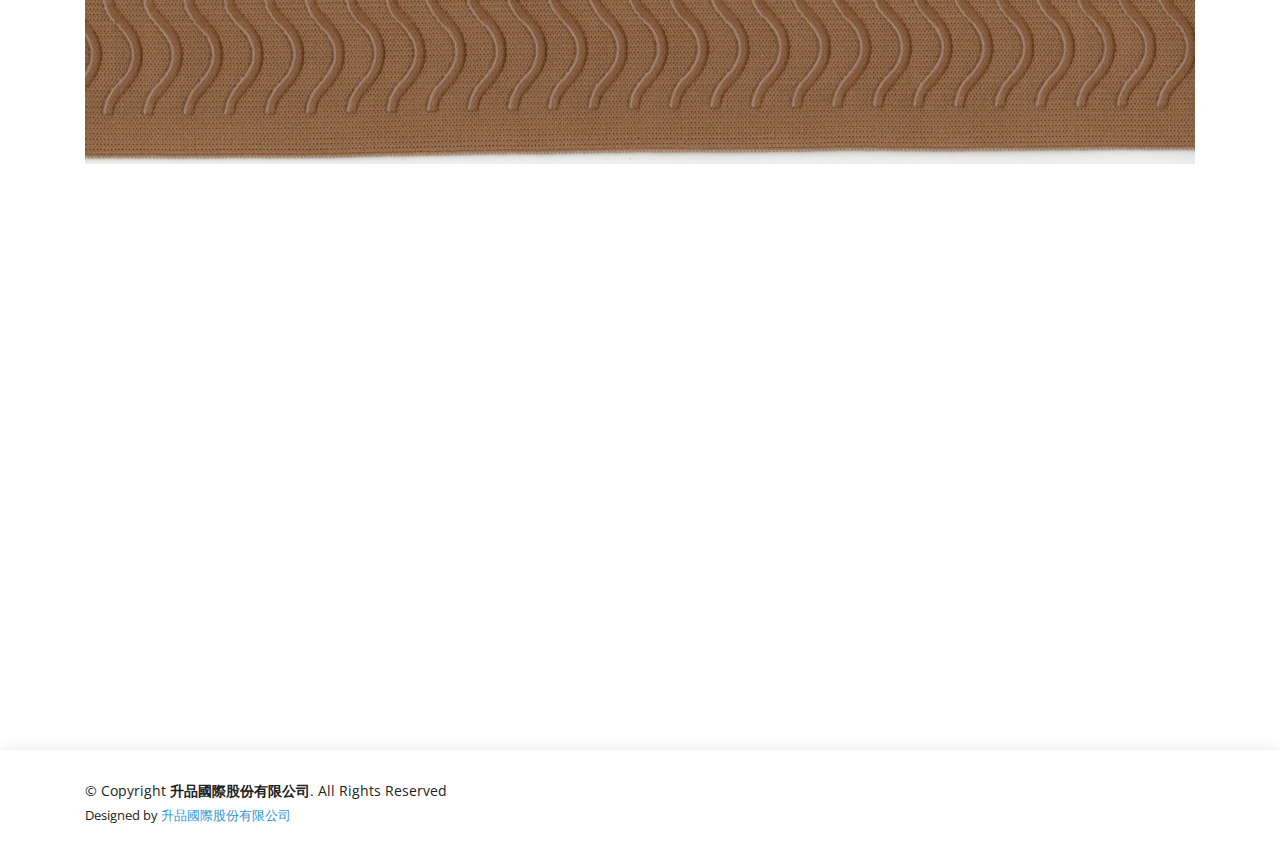
<file: product_4.html>
<!DOCTYPE html>
<html lang="en">

<head>
  <meta charset="utf-8">
  <meta content="width=device-width, initial-scale=1.0" name="viewport">

  <title>升品國際股份有限公司Sampeen</title>
  <meta content="" name="description">
  <meta content="" name="keywords">

  <!-- Favicons -->
  <link href="assets/img/sampeen_logo.jpg" rel="icon">
  <link href="assets/img/sampeen_logo.jpg">

  <!-- Google Fonts -->
  <link href="https://fonts.googleapis.com/css?family=Open+Sans:300,300i,400,400i,600,600i,700,700i|Raleway:300,300i,400,400i,500,500i,600,600i,700,700i|Poppins:300,300i,400,400i,500,500i,600,600i,700,700i" rel="stylesheet">

  <!-- Vendor CSS Files -->
  <link href="assets/vendor/bootstrap/css/bootstrap.min.css" rel="stylesheet">
  <link href="assets/vendor/icofont/icofont.min.css" rel="stylesheet">
  <link href="assets/vendor/remixicon/remixicon.css" rel="stylesheet">
  <link href="assets/vendor/boxicons/css/boxicons.min.css" rel="stylesheet">
  <link href="assets/vendor/owl.carousel/assets/owl.carousel.min.css" rel="stylesheet">
  <link href="assets/vendor/venobox/venobox.css" rel="stylesheet">
  <link href="assets/vendor/aos/aos.css" rel="stylesheet">

  <!-- Template Main CSS File -->
  <link href="assets/css/style.css" rel="stylesheet">

  <!-- =======================================================
  * Template Name: Vesperr - v2.3.1
  * Template URL: https://bootstrapmade.com/vesperr-free-bootstrap-template/
  * Author: BootstrapMade.com
  * License: https://bootstrapmade.com/license/
  ======================================================== -->
</head>
<style>
  #product{
    width: 100%;
  }

</style>

<body>

  <!-- ======= Header ======= -->
  <header id="header" class="fixed-top d-flex align-items-center">
    <div class="container d-flex align-items-center">

      <div class="logo mr-auto">
        <h1 class="text-light"><a href="index.html"><img src="assets/img/logo_1.jpg"></a></h1>
        <!-- Uncomment below if you prefer to use an image logo -->
        <!-- <a href="index.html"><img src="assets/img/logo.png" alt="" class="img-fluid"></a>-->
      </div>

      <nav class="nav-menu d-none d-lg-block">
        <ul>
          <li class="active"><a href="index.html">首頁</a></li>
          <li><a href="about.html">關於升品</a></li>
          <li class="drop-down"><a href="">產品資訊</a>
            <ul>
              <li class="drop-down"><a href="#">矽膠塗布</a>
                <ul>
                  <li><a href="product_1.html">蕾絲類</a></li>
                  <li><a href="product_2.html">織帶類</a></li>
                </ul>
              </li>
              <li><a href="product_3.html">矽膠印刷</a></li>
              <li><a href="product_4.html">滾筒式印刷</a></li>
              <li><a href="product_5.html">疤痕護理矽膠貼片</a></li>
             
            </ul>
          </li>
          <li class="get-started"><a href="#contact">聯繫我們</a></li>
        </ul>
      </nav><!-- .nav-menu -->

    </div>
  </header><!-- End Header -->

  <!-- ======= Hero Section ======= -->
  

  <main id="main">

   

    <!-- ======= Services Section ======= -->
    <section id="services" class="services" style="padding: 150px 0 0 0;" >
      <div class="container">

        <div class="section-title" data-aos="fade-up">
          <h2>滾筒式印刷</h2>
          <h3 style="padding: 30px 0 0 0; color: crimson; ">歡迎來電或來信索取實體樣品型錄</h3>
        </div>

      </section>
    <!-- ======= More Services Section ======= -->
    
    <section id="services" class="services" style="padding: 30px 0 0 0;" >
      <div class="container">
        <img id="product"  src="assets/img/滾筒式印刷/m1.jpg"  alt="Responsive image">
        <img id="product"  src="assets/img/滾筒式印刷/m2.jpg"  alt="Responsive image">
        <img id="product"  src="assets/img/滾筒式印刷/m3.jpg"  alt="Responsive image">
        <img id="product"  src="assets/img/滾筒式印刷/m4.jpg"  alt="Responsive image">
        <img id="product"  src="assets/img/滾筒式印刷/m5.jpg"  alt="Responsive image">
        <img id="product"  src="assets/img/滾筒式印刷/m6.jpg"  alt="Responsive image">


      </div>


    
    </section>

    <!-- ======= Contact Section ======= -->
    <section id="contact" class="contact">
      <div class="container">

        <div class="section-title" data-aos="fade-up">
          <h2>與我們聯絡</h2>
        </div>

        <div class="row">


          <div class="col-lg-7 col-md-8 mt-4 mt-md-0" data-aos="fade-up" data-aos-delay="200">
            <div class="info">
              <div>
                <a style="color: black;" href="https://goo.gl/maps/sLZYTkqyBc8hEoLu9">
                <i class="ri-map-pin-line"></i>
                <p>新北市深坑區北深路三段270巷9號5樓</p></a>
              </div>

              <div>
               <a style="color: black;"  href="mailto:happy.e77@msa.hinet.net" ><i class="ri-mail-send-line"></i>
              <p>happy.e77@msa.hinet.net</p></a>
              </div>

              <div>
                <a style="color: black;"  href="tel:+886-2-26622196">
                <i class="ri-phone-line"></i>
                <p>02-2662-2196</p></a>

              </div>
              <div>
              
                <a href="https://lin.ee/yJLqHlz"><img src="assets/img/line.png" width="40" height="40"><a href="https://lin.ee/yJLqHlz" style="padding: 0 0em 1em 1em; font-size: 1.5em; color: black;" >ID :  @Sampeen</a>
                <br><a href="https://lin.ee/yJLqHlz" style="padding: 0em 0em 1em 4em; color: black;">歡迎掃QRCode加入Line</a>
               </div>
             </div>
           </div>
 
           <div class="col-lg-5 col-md-4" data-aos="fade-up" data-aos-delay="300" >
             
             <a href="https://lin.ee/yJLqHlz"><img class="img-fluid" src="assets/img/lineq.jpg"></a>
           </div>
 
        </div>

      </div>
    </section><!-- End Contact Section -->

  </main><!-- End #main -->

  <!-- ======= Footer ======= -->
  <footer id="footer">
    <div class="container">
      <div class="row d-flex align-items-center">
        <div class="col-lg-6 text-lg-left text-center">
          <div class="copyright">
            &copy; Copyright <strong>升品國際股份有限公司</strong>. All Rights Reserved
          </div>
          <div class="credits">
            <!-- All the links in the footer should remain intact. -->
            <!-- You can delete the links only if you purchased the pro version. -->
            <!-- Licensing information: https://bootstrapmade.com/license/ -->
            <!-- Purchase the pro version with working PHP/AJAX contact form: https://bootstrapmade.com/vesperr-free-bootstrap-template/ -->
            Designed by <a href="index.html">升品國際股份有限公司</a>
          </div>
        </div>
        
      </div>
    </div>
  </footer><!-- End Footer -->

  <a href="#" class="back-to-top"><i class="icofont-simple-up"></i></a>

  <!-- Vendor JS Files -->
  <script src="assets/vendor/jquery/jquery.min.js"></script>
  <script src="assets/vendor/bootstrap/js/bootstrap.bundle.min.js"></script>
  <script src="assets/vendor/jquery.easing/jquery.easing.min.js"></script>
  <script src="assets/vendor/php-email-form/validate.js"></script>
  <script src="assets/vendor/waypoints/jquery.waypoints.min.js"></script>
  <script src="assets/vendor/counterup/counterup.min.js"></script>
  <script src="assets/vendor/owl.carousel/owl.carousel.min.js"></script>
  <script src="assets/vendor/isotope-layout/isotope.pkgd.min.js"></script>
  <script src="assets/vendor/venobox/venobox.min.js"></script>
  <script src="assets/vendor/aos/aos.js"></script>

  <!-- Template Main JS File -->
  <script src="assets/js/main.js"></script>

</body>

</html>
</file>
<file: assets/vendor/venobox/venobox.css>
/* ------ venobox.css --------*/
.vbox-overlay *, .vbox-overlay *:before, .vbox-overlay *:after{
    -webkit-backface-visibility: hidden;
    -webkit-box-sizing:border-box;
    -moz-box-sizing:border-box;
    box-sizing:border-box;
}
.vbox-overlay * { 
    -webkit-backface-visibility: visible;
    backface-visibility: visible;
}
.vbox-overlay{
    display: -webkit-flex;
    display: flex;
    -webkit-flex-direction: column;
    flex-direction: column;
    -webkit-justify-content: center;
    justify-content: center;
    -webkit-align-items: center;
    align-items: center;
    position: fixed;
    left: 0;
    top: 0;
    bottom: 0;
    right: 0;
    z-index: 999999;
}

/* ----- navigation ----- */
.vbox-title{
    width: 100%;
    height: 40px;
    float: left;
    text-align: center;
    line-height: 28px;
    font-size: 12px;
    padding: 6px 50px;
    overflow: hidden;
    position: fixed;
    display: none;
    left: 0;
    z-index: 89;
}
.vbox-close{
    cursor: pointer;
    position: fixed;
    top: -1px;
    right: 0;
    width: 50px;
    height: 40px;
    padding: 6px;
    display: block;
    background-position:10px center;
    overflow: hidden;
    font-size: 24px;
    line-height: 1;
    text-align: center;
    z-index: 99;
}
.vbox-left{
    cursor: pointer;
    position: fixed;
    left: 0;
    height: 40px;
    overflow: hidden;
    line-height: 28px;
    font-size: 12px;
    z-index: 99;
    display: flex;
    align-items:center;
}
.vbox-num{
    display: inline-block;
    margin: 6px 0 6px 15px;
}
/* ----- Social share ----- */
.vbox-share{
    line-height: 28px;
    font-size: 12px;
    overflow: hidden;
    position: fixed;
    left: 0;
    z-index: 98;
    display: flex;
    align-items:center;
    justify-content: center;
    width: 100%;
    text-align: center;
}
.vbox-share svg{
    max-height: 28px;
    width: 28px;
    z-index: 10;
    margin-left: 12px;
    margin-top: 6px;
    margin-bottom: 6px;
    vertical-align: middle;
}


/* ----- navigation ARROWS ----- */
.vbox-next, .vbox-prev{
    position: fixed;
    top: 50%;
    margin-top: -15px;
    overflow: hidden;
    cursor: pointer;
    display: block;
    width: 45px;
    height: 45px;
    z-index: 99;
}
.vbox-next span, .vbox-prev span{
    position: relative;
    width: 20px;
    height: 20px;
    border: 2px solid transparent;
    border-top-color: #B6B6B6;
    border-right-color: #B6B6B6;
    text-indent: -100px;
    position: absolute;
    top: 8px;
    display: block;
}
.vbox-prev{
    left: 15px;
}
.vbox-next{
    right: 15px;
}
.vbox-prev span{
    left: 10px;
    -ms-transform: rotate(-135deg);
    -webkit-transform: rotate(-135deg);
    transform: rotate(-135deg);
}
.vbox-next span{
    -ms-transform: rotate(45deg);
    -webkit-transform: rotate(45deg);
    transform: rotate(45deg);
    right: 10px;
}
/* ------- inline window ------ */
.vbox-inline{
    width: 420px;
    height: 315px;
    height: 70vh;
    padding: 10px;
    background: #fff;
    margin: 0 auto;
    overflow: auto;
    text-align: left;
}
/* ------- Video & iFrames window ------ */
.venoframe{
    max-width: 100%;
    width: 100%;
    border: none;
    width: 100%;
    height: 260px;
    height: 70vh;
}
.venoframe.vbvid{
    height: 260px;
}
@media (min-width: 768px) {
    .venoframe, .vbox-inline{
        width: 90%;
        height: 360px;
        height: 70vh;
    }
    .venoframe.vbvid{
        width: 640px;
        height: 360px;
    }
}
@media (min-width: 992px) {
    .venoframe, .vbox-inline{
        max-width: 1200px;
        width: 80%;
        height: 540px;
        height: 70vh;
    }
    .venoframe.vbvid{
        width: 960px;
        height: 540px;
    }
}
/* 
Please do NOT edit this part! 
or at least read this note: http://i.imgur.com/7C0ws9e.gif
*/
.vbox-open{
    overflow: hidden;
}
.vbox-container{
    position: absolute;
    left: 0;
    right: 0;
    top: 0;
    bottom: 0;
    overflow-x: hidden;
    overflow-y: scroll;
    overflow-scrolling: touch;
    -webkit-overflow-scrolling: touch;
    z-index: 20;
    max-height: 100%;

}

.vbox-content{
    text-align: center;
    float: left;
    width: 100%;
    position: relative;
    overflow: hidden;
    padding: 20px 4%;
}
.vbox-container img{
    max-width: 100%;
    height: auto;
}
.vbox-figlio{
    box-shadow: 0 0 12px rgba(0,0,0,0.19), 0 6px 6px rgba(0,0,0,0.23);
    max-width: 100%;
    text-align: initial;
}
img.vbox-figlio{
    -webkit-user-select: none;
-khtml-user-select: none;
-moz-user-select: none;
-o-user-select: none;
user-select: none;
}
.vbox-content.swipe-left{
    margin-left: -200px !important;
}
.vbox-content.swipe-right{
    margin-left: 200px !important;
}
.vbox-animated{
    webkit-transition: margin 300ms ease-out;
    transition: margin 300ms ease-out;
}

/* ---------- preloader ----------
 * SPINKIT 
 * http://tobiasahlin.com/spinkit/
-------------------------------- */
.sk-double-bounce,.sk-rotating-plane{width:40px;height:40px;margin:40px auto}.sk-rotating-plane{background-color:#333;-webkit-animation:sk-rotatePlane 1.2s infinite ease-in-out;animation:sk-rotatePlane 1.2s infinite ease-in-out}@-webkit-keyframes sk-rotatePlane{0%{-webkit-transform:perspective(120px) rotateX(0) rotateY(0);transform:perspective(120px) rotateX(0) rotateY(0)}50%{-webkit-transform:perspective(120px) rotateX(-180.1deg) rotateY(0);transform:perspective(120px) rotateX(-180.1deg) rotateY(0)}100%{-webkit-transform:perspective(120px) rotateX(-180deg) rotateY(-179.9deg);transform:perspective(120px) rotateX(-180deg) rotateY(-179.9deg)}}@keyframes sk-rotatePlane{0%{-webkit-transform:perspective(120px) rotateX(0) rotateY(0);transform:perspective(120px) rotateX(0) rotateY(0)}50%{-webkit-transform:perspective(120px) rotateX(-180.1deg) rotateY(0);transform:perspective(120px) rotateX(-180.1deg) rotateY(0)}100%{-webkit-transform:perspective(120px) rotateX(-180deg) rotateY(-179.9deg);transform:perspective(120px) rotateX(-180deg) rotateY(-179.9deg)}}.sk-double-bounce{position:relative}.sk-double-bounce .sk-child{width:100%;height:100%;border-radius:50%;background-color:#333;opacity:.6;position:absolute;top:0;left:0;-webkit-animation:sk-doubleBounce 2s infinite ease-in-out;animation:sk-doubleBounce 2s infinite ease-in-out}.sk-chasing-dots .sk-child,.sk-spinner-pulse,.sk-three-bounce .sk-child{background-color:#333;border-radius:100%}.sk-double-bounce .sk-double-bounce2{-webkit-animation-delay:-1s;animation-delay:-1s}@-webkit-keyframes sk-doubleBounce{0%,100%{-webkit-transform:scale(0);transform:scale(0)}50%{-webkit-transform:scale(1);transform:scale(1)}}@keyframes sk-doubleBounce{0%,100%{-webkit-transform:scale(0);transform:scale(0)}50%{-webkit-transform:scale(1);transform:scale(1)}}.sk-wave{margin:40px auto;width:50px;height:40px;text-align:center;font-size:10px}.sk-wave .sk-rect{background-color:#333;height:100%;width:6px;display:inline-block;-webkit-animation:sk-waveStretchDelay 1.2s infinite ease-in-out;animation:sk-waveStretchDelay 1.2s infinite ease-in-out}.sk-wave .sk-rect1{-webkit-animation-delay:-1.2s;animation-delay:-1.2s}.sk-wave .sk-rect2{-webkit-animation-delay:-1.1s;animation-delay:-1.1s}.sk-wave .sk-rect3{-webkit-animation-delay:-1s;animation-delay:-1s}.sk-wave .sk-rect4{-webkit-animation-delay:-.9s;animation-delay:-.9s}.sk-wave .sk-rect5{-webkit-animation-delay:-.8s;animation-delay:-.8s}@-webkit-keyframes sk-waveStretchDelay{0%,100%,40%{-webkit-transform:scaleY(.4);transform:scaleY(.4)}20%{-webkit-transform:scaleY(1);transform:scaleY(1)}}@keyframes sk-waveStretchDelay{0%,100%,40%{-webkit-transform:scaleY(.4);transform:scaleY(.4)}20%{-webkit-transform:scaleY(1);transform:scaleY(1)}}.sk-wandering-cubes{margin:40px auto;width:40px;height:40px;position:relative}.sk-wandering-cubes .sk-cube{background-color:#333;width:10px;height:10px;position:absolute;top:0;left:0;-webkit-animation:sk-wanderingCube 1.8s ease-in-out -1.8s infinite both;animation:sk-wanderingCube 1.8s ease-in-out -1.8s infinite both}.sk-chasing-dots,.sk-spinner-pulse{width:40px;height:40px;margin:40px auto}.sk-wandering-cubes .sk-cube2{-webkit-animation-delay:-.9s;animation-delay:-.9s}@-webkit-keyframes sk-wanderingCube{0%{-webkit-transform:rotate(0);transform:rotate(0)}25%{-webkit-transform:translateX(30px) rotate(-90deg) scale(.5);transform:translateX(30px) rotate(-90deg) scale(.5)}50%{-webkit-transform:translateX(30px) translateY(30px) rotate(-179deg);transform:translateX(30px) translateY(30px) rotate(-179deg)}50.1%{-webkit-transform:translateX(30px) translateY(30px) rotate(-180deg);transform:translateX(30px) translateY(30px) rotate(-180deg)}75%{-webkit-transform:translateX(0) translateY(30px) rotate(-270deg) scale(.5);transform:translateX(0) translateY(30px) rotate(-270deg) scale(.5)}100%{-webkit-transform:rotate(-360deg);transform:rotate(-360deg)}}@keyframes sk-wanderingCube{0%{-webkit-transform:rotate(0);transform:rotate(0)}25%{-webkit-transform:translateX(30px) rotate(-90deg) scale(.5);transform:translateX(30px) rotate(-90deg) scale(.5)}50%{-webkit-transform:translateX(30px) translateY(30px) rotate(-179deg);transform:translateX(30px) translateY(30px) rotate(-179deg)}50.1%{-webkit-transform:translateX(30px) translateY(30px) rotate(-180deg);transform:translateX(30px) translateY(30px) rotate(-180deg)}75%{-webkit-transform:translateX(0) translateY(30px) rotate(-270deg) scale(.5);transform:translateX(0) translateY(30px) rotate(-270deg) scale(.5)}100%{-webkit-transform:rotate(-360deg);transform:rotate(-360deg)}}.sk-spinner-pulse{-webkit-animation:sk-pulseScaleOut 1s infinite ease-in-out;animation:sk-pulseScaleOut 1s infinite ease-in-out}@-webkit-keyframes sk-pulseScaleOut{0%{-webkit-transform:scale(0);transform:scale(0)}100%{-webkit-transform:scale(1);transform:scale(1);opacity:0}}@keyframes sk-pulseScaleOut{0%{-webkit-transform:scale(0);transform:scale(0)}100%{-webkit-transform:scale(1);transform:scale(1);opacity:0}}.sk-chasing-dots{position:relative;text-align:center;-webkit-animation:sk-chasingDotsRotate 2s infinite linear;animation:sk-chasingDotsRotate 2s infinite linear}.sk-chasing-dots .sk-child{width:60%;height:60%;display:inline-block;position:absolute;top:0;-webkit-animation:sk-chasingDotsBounce 2s infinite ease-in-out;animation:sk-chasingDotsBounce 2s infinite ease-in-out}.sk-chasing-dots .sk-dot2{top:auto;bottom:0;-webkit-animation-delay:-1s;animation-delay:-1s}@-webkit-keyframes sk-chasingDotsRotate{100%{-webkit-transform:rotate(360deg);transform:rotate(360deg)}}@keyframes sk-chasingDotsRotate{100%{-webkit-transform:rotate(360deg);transform:rotate(360deg)}}@-webkit-keyframes sk-chasingDotsBounce{0%,100%{-webkit-transform:scale(0);transform:scale(0)}50%{-webkit-transform:scale(1);transform:scale(1)}}@keyframes sk-chasingDotsBounce{0%,100%{-webkit-transform:scale(0);transform:scale(0)}50%{-webkit-transform:scale(1);transform:scale(1)}}.sk-three-bounce{margin:40px auto;width:80px;text-align:center}.sk-three-bounce .sk-child{width:20px;height:20px;display:inline-block;-webkit-animation:sk-three-bounce 1.4s ease-in-out 0s infinite both;animation:sk-three-bounce 1.4s ease-in-out 0s infinite both}.sk-circle .sk-child:before,.sk-fading-circle .sk-circle:before{display:block;border-radius:100%;content:'';background-color:#333}.sk-three-bounce .sk-bounce1{-webkit-animation-delay:-.32s;animation-delay:-.32s}.sk-three-bounce .sk-bounce2{-webkit-animation-delay:-.16s;animation-delay:-.16s}@-webkit-keyframes sk-three-bounce{0%,100%,80%{-webkit-transform:scale(0);transform:scale(0)}40%{-webkit-transform:scale(1);transform:scale(1)}}@keyframes sk-three-bounce{0%,100%,80%{-webkit-transform:scale(0);transform:scale(0)}40%{-webkit-transform:scale(1);transform:scale(1)}}.sk-circle{margin:40px auto;width:40px;height:40px;position:relative}.sk-circle .sk-child{width:100%;height:100%;position:absolute;left:0;top:0}.sk-circle .sk-child:before{margin:0 auto;width:15%;height:15%;-webkit-animation:sk-circleBounceDelay 1.2s infinite ease-in-out both;animation:sk-circleBounceDelay 1.2s infinite ease-in-out both}.sk-circle .sk-circle2{-webkit-transform:rotate(30deg);-ms-transform:rotate(30deg);transform:rotate(30deg)}.sk-circle .sk-circle3{-webkit-transform:rotate(60deg);-ms-transform:rotate(60deg);transform:rotate(60deg)}.sk-circle .sk-circle4{-webkit-transform:rotate(90deg);-ms-transform:rotate(90deg);transform:rotate(90deg)}.sk-circle .sk-circle5{-webkit-transform:rotate(120deg);-ms-transform:rotate(120deg);transform:rotate(120deg)}.sk-circle .sk-circle6{-webkit-transform:rotate(150deg);-ms-transform:rotate(150deg);transform:rotate(150deg)}.sk-circle .sk-circle7{-webkit-transform:rotate(180deg);-ms-transform:rotate(180deg);transform:rotate(180deg)}.sk-circle .sk-circle8{-webkit-transform:rotate(210deg);-ms-transform:rotate(210deg);transform:rotate(210deg)}.sk-circle .sk-circle9{-webkit-transform:rotate(240deg);-ms-transform:rotate(240deg);transform:rotate(240deg)}.sk-circle .sk-circle10{-webkit-transform:rotate(270deg);-ms-transform:rotate(270deg);transform:rotate(270deg)}.sk-circle .sk-circle11{-webkit-transform:rotate(300deg);-ms-transform:rotate(300deg);transform:rotate(300deg)}.sk-circle .sk-circle12{-webkit-transform:rotate(330deg);-ms-transform:rotate(330deg);transform:rotate(330deg)}.sk-circle .sk-circle2:before{-webkit-animation-delay:-1.1s;animation-delay:-1.1s}.sk-circle .sk-circle3:before{-webkit-animation-delay:-1s;animation-delay:-1s}.sk-circle .sk-circle4:before{-webkit-animation-delay:-.9s;animation-delay:-.9s}.sk-circle .sk-circle5:before{-webkit-animation-delay:-.8s;animation-delay:-.8s}.sk-circle .sk-circle6:before{-webkit-animation-delay:-.7s;animation-delay:-.7s}.sk-circle .sk-circle7:before{-webkit-animation-delay:-.6s;animation-delay:-.6s}.sk-circle .sk-circle8:before{-webkit-animation-delay:-.5s;animation-delay:-.5s}.sk-circle .sk-circle9:before{-webkit-animation-delay:-.4s;animation-delay:-.4s}.sk-circle .sk-circle10:before{-webkit-animation-delay:-.3s;animation-delay:-.3s}.sk-circle .sk-circle11:before{-webkit-animation-delay:-.2s;animation-delay:-.2s}.sk-circle .sk-circle12:before{-webkit-animation-delay:-.1s;animation-delay:-.1s}@-webkit-keyframes sk-circleBounceDelay{0%,100%,80%{-webkit-transform:scale(0);transform:scale(0)}40%{-webkit-transform:scale(1);transform:scale(1)}}@keyframes sk-circleBounceDelay{0%,100%,80%{-webkit-transform:scale(0);transform:scale(0)}40%{-webkit-transform:scale(1);transform:scale(1)}}.sk-cube-grid{width:40px;height:40px;margin:40px auto}.sk-cube-grid .sk-cube{width:33.33%;height:33.33%;background-color:#333;float:left;-webkit-animation:sk-cubeGridScaleDelay 1.3s infinite ease-in-out;animation:sk-cubeGridScaleDelay 1.3s infinite ease-in-out}.sk-cube-grid .sk-cube1{-webkit-animation-delay:.2s;animation-delay:.2s}.sk-cube-grid .sk-cube2{-webkit-animation-delay:.3s;animation-delay:.3s}.sk-cube-grid .sk-cube3{-webkit-animation-delay:.4s;animation-delay:.4s}.sk-cube-grid .sk-cube4{-webkit-animation-delay:.1s;animation-delay:.1s}.sk-cube-grid .sk-cube5{-webkit-animation-delay:.2s;animation-delay:.2s}.sk-cube-grid .sk-cube6{-webkit-animation-delay:.3s;animation-delay:.3s}.sk-cube-grid .sk-cube7{-webkit-animation-delay:0ms;animation-delay:0ms}.sk-cube-grid .sk-cube8{-webkit-animation-delay:.1s;animation-delay:.1s}.sk-cube-grid .sk-cube9{-webkit-animation-delay:.2s;animation-delay:.2s}@-webkit-keyframes sk-cubeGridScaleDelay{0%,100%,70%{-webkit-transform:scale3D(1,1,1);transform:scale3D(1,1,1)}35%{-webkit-transform:scale3D(0,0,1);transform:scale3D(0,0,1)}}@keyframes sk-cubeGridScaleDelay{0%,100%,70%{-webkit-transform:scale3D(1,1,1);transform:scale3D(1,1,1)}35%{-webkit-transform:scale3D(0,0,1);transform:scale3D(0,0,1)}}.sk-fading-circle{margin:40px auto;width:40px;height:40px;position:relative}.sk-fading-circle .sk-circle{width:100%;height:100%;position:absolute;left:0;top:0}.sk-fading-circle .sk-circle:before{margin:0 auto;width:15%;height:15%;-webkit-animation:sk-circleFadeDelay 1.2s infinite ease-in-out both;animation:sk-circleFadeDelay 1.2s infinite ease-in-out both}.sk-fading-circle .sk-circle2{-webkit-transform:rotate(30deg);-ms-transform:rotate(30deg);transform:rotate(30deg)}.sk-fading-circle .sk-circle3{-webkit-transform:rotate(60deg);-ms-transform:rotate(60deg);transform:rotate(60deg)}.sk-fading-circle .sk-circle4{-webkit-transform:rotate(90deg);-ms-transform:rotate(90deg);transform:rotate(90deg)}.sk-fading-circle .sk-circle5{-webkit-transform:rotate(120deg);-ms-transform:rotate(120deg);transform:rotate(120deg)}.sk-fading-circle .sk-circle6{-webkit-transform:rotate(150deg);-ms-transform:rotate(150deg);transform:rotate(150deg)}.sk-fading-circle .sk-circle7{-webkit-transform:rotate(180deg);-ms-transform:rotate(180deg);transform:rotate(180deg)}.sk-fading-circle .sk-circle8{-webkit-transform:rotate(210deg);-ms-transform:rotate(210deg);transform:rotate(210deg)}.sk-fading-circle .sk-circle9{-webkit-transform:rotate(240deg);-ms-transform:rotate(240deg);transform:rotate(240deg)}.sk-fading-circle .sk-circle10{-webkit-transform:rotate(270deg);-ms-transform:rotate(270deg);transform:rotate(270deg)}.sk-fading-circle .sk-circle11{-webkit-transform:rotate(300deg);-ms-transform:rotate(300deg);transform:rotate(300deg)}.sk-fading-circle .sk-circle12{-webkit-transform:rotate(330deg);-ms-transform:rotate(330deg);transform:rotate(330deg)}.sk-fading-circle .sk-circle2:before{-webkit-animation-delay:-1.1s;animation-delay:-1.1s}.sk-fading-circle .sk-circle3:before{-webkit-animation-delay:-1s;animation-delay:-1s}.sk-fading-circle .sk-circle4:before{-webkit-animation-delay:-.9s;animation-delay:-.9s}.sk-fading-circle .sk-circle5:before{-webkit-animation-delay:-.8s;animation-delay:-.8s}.sk-fading-circle .sk-circle6:before{-webkit-animation-delay:-.7s;animation-delay:-.7s}.sk-fading-circle .sk-circle7:before{-webkit-animation-delay:-.6s;animation-delay:-.6s}.sk-fading-circle .sk-circle8:before{-webkit-animation-delay:-.5s;animation-delay:-.5s}.sk-fading-circle .sk-circle9:before{-webkit-animation-delay:-.4s;animation-delay:-.4s}.sk-fading-circle .sk-circle10:before{-webkit-animation-delay:-.3s;animation-delay:-.3s}.sk-fading-circle .sk-circle11:before{-webkit-animation-delay:-.2s;animation-delay:-.2s}.sk-fading-circle .sk-circle12:before{-webkit-animation-delay:-.1s;animation-delay:-.1s}@-webkit-keyframes sk-circleFadeDelay{0%,100%,39%{opacity:0}40%{opacity:1}}@keyframes sk-circleFadeDelay{0%,100%,39%{opacity:0}40%{opacity:1}}.sk-folding-cube{margin:40px auto;width:40px;height:40px;position:relative;-webkit-transform:rotateZ(45deg);transform:rotateZ(45deg)}.sk-folding-cube .sk-cube{float:left;width:50%;height:50%;position:relative;-webkit-transform:scale(1.1);-ms-transform:scale(1.1);transform:scale(1.1)}.sk-folding-cube .sk-cube:before{content:'';position:absolute;top:0;left:0;width:100%;height:100%;background-color:#333;-webkit-animation:sk-foldCubeAngle 2.4s infinite linear both;animation:sk-foldCubeAngle 2.4s infinite linear both;-webkit-transform-origin:100% 100%;-ms-transform-origin:100% 100%;transform-origin:100% 100%}.sk-folding-cube .sk-cube2{-webkit-transform:scale(1.1) rotateZ(90deg);transform:scale(1.1) rotateZ(90deg)}.sk-folding-cube .sk-cube3{-webkit-transform:scale(1.1) rotateZ(180deg);transform:scale(1.1) rotateZ(180deg)}.sk-folding-cube .sk-cube4{-webkit-transform:scale(1.1) rotateZ(270deg);transform:scale(1.1) rotateZ(270deg)}.sk-folding-cube .sk-cube2:before{-webkit-animation-delay:.3s;animation-delay:.3s}.sk-folding-cube .sk-cube3:before{-webkit-animation-delay:.6s;animation-delay:.6s}.sk-folding-cube .sk-cube4:before{-webkit-animation-delay:.9s;animation-delay:.9s}@-webkit-keyframes sk-foldCubeAngle{0%,10%{-webkit-transform:perspective(140px) rotateX(-180deg);transform:perspective(140px) rotateX(-180deg);opacity:0}25%,75%{-webkit-transform:perspective(140px) rotateX(0);transform:perspective(140px) rotateX(0);opacity:1}100%,90%{-webkit-transform:perspective(140px) rotateY(180deg);transform:perspective(140px) rotateY(180deg);opacity:0}}@keyframes sk-foldCubeAngle{0%,10%{-webkit-transform:perspective(140px) rotateX(-180deg);transform:perspective(140px) rotateX(-180deg);opacity:0}25%,75%{-webkit-transform:perspective(140px) rotateX(0);transform:perspective(140px) rotateX(0);opacity:1}100%,90%{-webkit-transform:perspective(140px) rotateY(180deg);transform:perspective(140px) rotateY(180deg);opacity:0}}
</file>
<file: assets/css/style.css>
/**
* Template Name: Vesperr - v2.3.1
* Template URL: https://bootstrapmade.com/vesperr-free-bootstrap-template/
* Author: BootstrapMade.com
* License: https://bootstrapmade.com/license/
*/

/*--------------------------------------------------------------
# General
--------------------------------------------------------------*/
body {
  font-family: "Open Sans", sans-serif;
  color: #444444;
}

a {
  color: #3498db;
}

a:hover {
  color: #5faee3;
  text-decoration: none;
}

h1, h2, h3, h4, h5, h6 {
  font-family: "monospace", "Raleway", sans-serif;
}

/*--------------------------------------------------------------
# Back to top button
--------------------------------------------------------------*/
.back-to-top {
  position: fixed;
  display: none;
  right: 15px;
  bottom: 15px;
  z-index: 99999;
}

.back-to-top i {
  display: flex;
  align-items: center;
  justify-content: center;
  font-size: 24px;
  width: 40px;
  height: 40px;
  border-radius: 4px;
  background: #3498db;
  color: #fff;
  transition: all 0.4s;
}

.back-to-top i:hover {
  background: #57aae1;
  color: #fff;
}

/*--------------------------------------------------------------
# Disable AOS delay on mobile
--------------------------------------------------------------*/
@media screen and (max-width: 768px) {
  [data-aos-delay] {
    transition-delay: 0 !important;
  }
}

/*--------------------------------------------------------------
# Header
--------------------------------------------------------------*/
#header {
  z-index: 997;
  transition: all 0.5s;
  padding: 10px 0;
}

#header.header-scrolled {
  box-shadow: 0px 2px 15px rgba(0, 0, 0, 0.1);
  padding: 15px 0;
  background: #fff;
}

#header .logo h1 {
  font-size: 32x;
  margin: 0;
  padding: 0;
  line-height: 1;
  font-weight: 700;
  letter-spacing: 1px;
}

#header .logo h1 a, #header .logo h1 a:hover {
  color: #222222;
  text-decoration: none;
}

#header .logo img {
  padding: 0;
  margin: 0;
  max-height: 100px;
}

@media (max-width: 768px) {
  #header {
    background: #fff;
  }
  #header .logo h1 {
    font-size: 28px;
  }
}

/*--------------------------------------------------------------
# Navigation Menu
--------------------------------------------------------------*/
/* Desktop Navigation */
.nav-menu, .nav-menu * {
  margin: 0;
  padding: 0;
  list-style: none;
}

.nav-menu > ul > li {
  position: relative;
  white-space: nowrap;
  float: left;
}

.nav-menu a {
  display: block;
  position: relative;
  color: #555555;
  padding: 8px 0 12px 25px;
  transition: 0.3s;
  font-size: 20px;
  font-family: "Open Sans", sans-serif;
}

.nav-menu a:hover, .nav-menu .active > a, .nav-menu li:hover > a {
  color: #3498db;
  text-decoration: none;
}

.nav-menu .get-started a {
  background: #3498db;
  color: #fff;
  border-radius: 50px;
  margin: 0 0 0 30px;
  padding: 10px 25px;
}

.nav-menu .get-started a:hover {
  background: #57aae1;
  color: #fff;
}

.nav-menu .drop-down ul {
  display: block;
  position: absolute;
  left: 25px;
  top: calc(100% + 30px);
  z-index: 99;
  opacity: 0;
  visibility: hidden;
  padding: 10px 0;
  background: #fff;
  box-shadow: 0px 0px 30px rgba(127, 137, 161, 0.25);
  transition: ease all 0.3s;
  border-radius: 5px;
}

.nav-menu .drop-down:hover > ul {
  opacity: 1;
  top: 100%;
  visibility: visible;
}

.nav-menu .drop-down li {
  min-width: 180px;
  position: relative;
}

.nav-menu .drop-down ul a {
  padding: 10px 20px;
  font-size: 20px;
  text-transform: none;
  color: #222222;
}

.nav-menu .drop-down ul a:hover, .nav-menu .drop-down ul .active > a, .nav-menu .drop-down ul li:hover > a {
  color: #3498db;
}

.nav-menu .drop-down > a:after {
  content: "\ea99";
  font-family: IcoFont;
  padding-left: 5px;
}

.nav-menu .drop-down .drop-down ul {
  top: 0;
  left: calc(100% - 30px);
}

.nav-menu .drop-down .drop-down:hover > ul {
  opacity: 1;
  top: 0;
  left: 100%;
}

.nav-menu .drop-down .drop-down > a {
  padding-right: 35px;
}

.nav-menu .drop-down .drop-down > a:after {
  content: "\eaa0";
  font-family: IcoFont;
  position: absolute;
  right: 15px;
}

@media (max-width: 1366px) {
  .nav-menu .drop-down .drop-down ul {
    left: -90%;
  }
  .nav-menu .drop-down .drop-down:hover > ul {
    left: -100%;
  }
  .nav-menu .drop-down .drop-down > a:after {
    content: "\ea9d";
  }
}

/* Mobile Navigation */
.mobile-nav-toggle {
  position: fixed;
  right: 15px;
  top: 15px;
  z-index: 9998;
  border: 0;
  background: none;
  font-size: 24px;
  transition: all 0.4s;
  outline: none !important;
  line-height: 1;
  cursor: pointer;
  text-align: right;
}

.mobile-nav-toggle i {
  color: #222222;
}

.mobile-nav {
  position: fixed;
  top: 55px;
  right: 15px;
  bottom: 15px;
  left: 15px;
  z-index: 9999;
  overflow-y: auto;
  background: #fff;
  transition: ease-in-out 0.2s;
  opacity: 0;
  visibility: hidden;
  border-radius: 10px;
  padding: 10px 0;
}

.mobile-nav * {
  margin: 0;
  padding: 0;
  list-style: none;
}

.mobile-nav a {
  display: block;
  position: relative;
  color: #222222;
  padding: 10px 20px;
  font-weight: 500;
  outline: none;
}

.mobile-nav a:hover, .mobile-nav .active > a, .mobile-nav li:hover > a {
  color: #3498db;
  text-decoration: none;
}

.mobile-nav .get-started {
  text-align: center;
  margin-top: 10px;
}

.mobile-nav .get-started a {
  background: #3498db;
  color: #fff;
  border-radius: 50px;
  margin: 0 15px;
  padding: 10px 30px;
  display: inline-block;
}

.mobile-nav .get-started a:hover {
  background: #57aae1;
  color: #fff;
}

.mobile-nav .drop-down > a:after {
  content: "\ea99";
  font-family: IcoFont;
  padding-left: 10px;
  position: absolute;
  right: 15px;
}

.mobile-nav .active.drop-down > a:after {
  content: "\eaa1";
}

.mobile-nav .drop-down > a {
  padding-right: 35px;
}

.mobile-nav .drop-down ul {
  display: none;
  overflow: hidden;
}

.mobile-nav .drop-down li {
  padding-left: 20px;
}

.mobile-nav-overly {
  width: 100%;
  height: 100%;
  z-index: 9997;
  top: 0;
  left: 0;
  position: fixed;
  background: rgba(9, 9, 9, 0.6);
  overflow: hidden;
  display: none;
  transition: ease-in-out 0.2s;
}

.mobile-nav-active {
  overflow: hidden;
}

.mobile-nav-active .mobile-nav {
  opacity: 1;
  visibility: visible;
}

.mobile-nav-active .mobile-nav-toggle i {
  color: #fff;
}

/*--------------------------------------------------------------
# Hero Section
--------------------------------------------------------------*/


#hero {
  width: 100%;
  height: 60vh;
  margin-top: 20vh;
}

#hero h1 {
  margin: 0 0 10px 0;
  font-size: 48px;
  font-weight: 700;
  line-height: 56px;
  color: black;
}

#hero h2 {
  color: #180101;
  margin-bottom: 50px;
  font-size: 24px;
}

#hero .btn-get-started {
  font-family: "Raleway", sans-serif;
  font-weight: 500;
  font-size: 25px;
  letter-spacing: 3px;
  display: inline-block;
  padding: 10px 30px;
  border-radius: 50px;
  transition: 0.3s;
  background-color: #3498db;
  color:#fff;
  border: 2px solid #3498db;
}

#hero .btn-get-started:hover {
  background: #fff;
  color:  #3498db;
}

#hero .animated {
  animation: up-down 2s ease-in-out infinite alternate-reverse both;
}

@media (min-width: 1024px) {
  #hero {
    background-attachment: fixed;
  }
}

@media (max-width: 991px) {
  #hero {
    height: 46vh;
  }
  #hero .animated {
    -webkit-animation: none;
    animation: none;
  }
  #hero .hero-img {
    text-align: center;
  }
  #hero .hero-img img {
    width: 50%;
  }

  #hero .btn-get-started {
    font-family: "Raleway", sans-serif;
    font-weight: 500;
    font-size: 25px;
    letter-spacing: 3px;
    display: inline-block;
    padding: 4px 30px;
    border-radius: 50px;
    transition: 0.3s;
    background-color: #3498db;
    color:#fff;
    border: 2px solid #3498db;
  }
}

@media (max-width: 768px) {
  #hero {
    margin-top: 20px;
  }
  #hero h1 {
    font-size: 28px;
    line-height: 36px;
  }
  #hero h2 {
    font-size: 18px;
    line-height: 24px;
    margin-bottom: 30px;
  }
  #hero .hero-img img {
    width: 70%;
  }
}

@media (max-width: 575px) {
  #hero .hero-img img {
    width: 80%;
  }
}

@-webkit-keyframes up-down {
  0% {
    transform: translateY(10px);
  }
  100% {
    transform: translateY(-10px);
  }
}

@keyframes up-down {
  0% {
    transform: translateY(10px);
  }
  100% {
    transform: translateY(-10px);
  }
}

/*--------------------------------------------------------------
# Sections General
--------------------------------------------------------------*/
section {
  padding: 60px 0;
  overflow: hidden;
}

.section-bg {
  background-color: #f7fbfe;
}

.section-title {
  text-align: center;
  padding-bottom: 30px;
}

.section-title h2 {
  font-size: 32px;
  font-weight: bold;
  text-transform: uppercase;
  position: relative;
  color: #020861;
}

.section-title h2::before, .section-title h2::after {
  content: '';
  width: 50px;
  height: 2px;
  background: #3498db;
  display: inline-block;
}

.section-title h2::before {
  margin: 0 15px 10px 0;
}

.section-title h2::after {
  margin: 0 0 10px 15px;
}

.section-title p {
  margin: 15px 0 0 0;
}

/*--------------------------------------------------------------
# Clients
--------------------------------------------------------------*/
.clients {
  background: #f3f9fd;
  padding: 10px 0;
  text-align: center;
}

.clients .col-lg-2 {
  display: flex;
  align-items: center;
  justify-content: center;
}

.clients img {
  width: 50%;
  filter: grayscale(100);
  transition: all 0.4s ease-in-out;
  display: inline-block;
  padding: 10px 0;
}

.clients img:hover {
  filter: none;
  transform: scale(1.1);
}

@media (max-width: 768px) {
  .clients img {
    width: 40%;
  }
}

@media (max-width: 575px) {
  .clients img {
    width: 30%;
  }
}

/*--------------------------------------------------------------
# About Us
--------------------------------------------------------------*/
.about .content h3 {
  font-weight: 600;
  font-size: 26px;
}

.about .content ul {
  list-style: none;
  padding: 0;
}

.about .content ul li {
  padding-left: 28px;
  position: relative;
}

.about .content ul li + li {
  margin-top: 10px;
}

.about .content ul i {
  position: absolute;
  left: 0;
  top: 2px;
  font-size: 20px;
  color: #3498db;
  line-height: 1;
}

.about .content p:last-child {
  margin-bottom: 0;
}

.about .content .btn-learn-more {
  font-family: "Raleway", sans-serif;
  font-weight: 600;
  font-size: 14px;
  letter-spacing: 1px;
  display: inline-block;
  padding: 12px 32px;
  border-radius: 50px;
  transition: 0.3s;
  line-height: 1;
  color: #3498db;
  -webkit-animation-delay: 0.8s;
  animation-delay: 0.8s;
  margin-top: 6px;
  border: 2px solid #3498db;
}

.about .content .btn-learn-more:hover {
  background: #3498db;
  color: #fff;
  text-decoration: none;
}

/*--------------------------------------------------------------
# Counts
--------------------------------------------------------------*/
.counts {
  padding-top: 0;
}

.counts .content {
  padding: 0;
}

.counts .content h3 {
  font-weight: 700;
  font-size: 34px;
  color: #222222;
}

.counts .content p {
  margin-bottom: 0;
}

.counts .content .count-box {
  padding: 20px 0;
  width: 100%;
}

.counts .content .count-box i {
  display: block;
  font-size: 36px;
  color: #3498db;
  float: left;
}

.counts .content .count-box span {
  font-size: 36px;
  line-height: 30px;
  display: block;
  font-weight: 700;
  color: #222222;
  margin-left: 50px;
}

.counts .content .count-box p {
  padding: 15px 0 0 0;
  margin: 0 0 0 50px;
  font-family: "Raleway", sans-serif;
  font-size: 14px;
  color: #484848;
}

.counts .content .count-box a {
  font-weight: 600;
  display: block;
  margin-top: 20px;
  color: #484848;
  font-size: 15px;
  font-family: "Poppins", sans-serif;
  transition: ease-in-out 0.3s;
}

.counts .content .count-box a:hover {
  color: #6f6f6f;
}

@media (max-width: 1024px) {
  .counts .image {
    text-align: center;
  }
  .counts .image img {
    max-width: 70%;
  }
}

@media (max-width: 667px) {
  .counts .image img {
    max-width: 100%;
  }
}

/*--------------------------------------------------------------
# Services
--------------------------------------------------------------*/
.services .icon-box {
  padding: 30px;
  position: relative;
  overflow: hidden;
  background: #fff;
  box-shadow: 0 0 29px 0 rgba(68, 88, 144, 0.12);
  transition: all 0.3s ease-in-out;
  border-radius: 8px;
  z-index: 1;
}

.services .icon-box::before {
  content: '';
  position: absolute;
  background: #e1f0fa;
  right: -60px;
  top: -40px;
  width: 100px;
  height: 100px;
  border-radius: 50px;
  transition: all 0.3s;
  z-index: -1;
}

.services .icon-box:hover::before {
  background: #3498db;
  right: 0;
  top: 0;
  width: 100%;
  height: 100%;
  border-radius: 0px;
}

.services .icon {
  margin: 0 auto 20px auto;
  padding-top: 10px;
  display: inline-block;
  text-align: center;
  border-radius: 50%;
  width: 60px;
  height: 60px;
  background: #3498db;
  transition: all 0.3s ease-in-out;
}

.services .icon i {
  font-size: 36px;
  line-height: 1;
  color: #fff;
}

.services .title {
  font-weight: 700;
  margin-bottom: 15px;
  font-size: 18px;
}

.services .title a {
  color: #111;
}

.services .description {
  font-size: 15px;
  line-height: 28px;
  margin-bottom: 0;
}

.services .icon-box:hover .title a, .services .icon-box:hover .description {
  color: #fff;
}

.services .icon-box:hover .icon {
  background: #fff;
}

.services .icon-box:hover .icon i {
  color: #3498db;
}

/*--------------------------------------------------------------
# More Services
--------------------------------------------------------------*/
.more-services {
  padding-top: 20px;
}

.more-services .card {
  border: 0;
  padding: 160px 20px 20px 20px;
  position: relative;
  width: 100%;
  background-size: cover;
  background-repeat: no-repeat;
  background-position: center center;
}

.more-services .card-body {
  z-index: 10;
  background: rgb(255, 255, 255);
  padding: 15px 30px;
  box-shadow: 0px 2px 15px rgba(0, 0, 0, 0.1);
  transition: 0.3s;
  transition: ease-in-out 0.4s;
  border-radius: 5px;
}

.more-services .card-title {
  font-weight: 700;
  text-align: center;
  margin-bottom: 15px;
}

.more-services .card-title a {
  color: #222222;
}

.more-services .card-text {
  color: #5e5e5e;
}

.more-services .read-more a {
  color: #619ff1;
  text-transform: uppercase;
  font-weight: 600;
  font-size: 20px;
  transition: 0.4s;
}

.more-services .read-more a:hover {
  text-decoration: underline;
}

.more-services .card:hover .card-body {
  background: #3498db;
}

.more-services .card:hover .read-more a, .more-services .card:hover .card-title, .more-services .card:hover .card-title a, .more-services .card:hover .card-text {
  color: #fff;
}

/*--------------------------------------------------------------
# Features
--------------------------------------------------------------*/
.features .icon-box {
  display: flex;
  align-items: center;
  padding: 20px;
  background: #f6f6f6;
  transition: ease-in-out 0.3s;
}

.features .icon-box i {
  font-size: 32px;
  padding-right: 10px;
  line-height: 1;
}

.features .icon-box h3 {
  font-weight: 700;
  margin: 0;
  padding: 0;
  line-height: 1;
  font-size: 16px;
}

.features .icon-box h3 a {
  color: #222222;
  transition: ease-in-out 0.3s;
}

.features .icon-box h3 a:hover {
  color: #3498db;
}

.features .icon-box:hover {
  background: #eef7fc;
}

/*--------------------------------------------------------------
# Testimonials
--------------------------------------------------------------*/
.testimonials .testimonial-wrap {
  padding-left: 50px;
}

.testimonials .testimonial-item {
  box-sizing: content-box;
  padding: 30px 30px 30px 60px;
  margin: 30px 15px;
  min-height: 200px;
  box-shadow: 0px 2px 12px rgba(0, 0, 0, 0.08);
  position: relative;
  background: #fff;
}

.testimonials .testimonial-item .testimonial-img {
  width: 90px;
  border-radius: 10px;
  border: 6px solid #fff;
  position: absolute;
  left: -45px;
}

.testimonials .testimonial-item h3 {
  font-size: 18px;
  font-weight: bold;
  margin: 10px 0 5px 0;
  color: #111;
}

.testimonials .testimonial-item h4 {
  font-size: 14px;
  color: #999;
  margin: 0;
}

.testimonials .testimonial-item .quote-icon-left, .testimonials .testimonial-item .quote-icon-right {
  color: #e1f0fa;
  font-size: 26px;
}

.testimonials .testimonial-item .quote-icon-left {
  display: inline-block;
  left: -5px;
  position: relative;
}

.testimonials .testimonial-item .quote-icon-right {
  display: inline-block;
  right: -5px;
  position: relative;
  top: 10px;
}

.testimonials .testimonial-item p {
  font-style: italic;
  margin: 15px auto 15px auto;
}

.testimonials .owl-nav, .testimonials .owl-dots {
  margin-top: 5px;
  text-align: center;
}

.testimonials .owl-dot {
  display: inline-block;
  margin: 0 5px;
  width: 12px;
  height: 12px;
  border-radius: 50%;
  background-color: #ddd !important;
}

.testimonials .owl-dot.active {
  background-color: #3498db !important;
}

@media (max-width: 767px) {
  .testimonials .testimonial-wrap {
    padding-left: 0;
  }
  .testimonials .testimonial-item {
    padding: 30px;
    margin: 15px;
  }
  .testimonials .testimonial-item .testimonial-img {
    position: static;
    left: auto;
  }
}

/*--------------------------------------------------------------
# Portfolio
--------------------------------------------------------------*/
.portfolio .portfolio-item {
  margin-bottom: 30px;
}

.portfolio #portfolio-flters {
  padding: 0;
  margin: 0 auto 20px auto;
  list-style: none;
  text-align: center;
}

.portfolio #portfolio-flters li {
  cursor: pointer;
  display: inline-block;
  padding: 8px 15px 10px 15px;
  font-size: 14px;
  font-weight: 600;
  line-height: 1;
  text-transform: uppercase;
  color: #222222;
  margin-bottom: 5px;
  transition: all 0.3s ease-in-out;
  border-radius: 3px;
}

.portfolio #portfolio-flters li:hover, .portfolio #portfolio-flters li.filter-active {
  color: #fff;
  background: #3498db;
}

.portfolio #portfolio-flters li:last-child {
  margin-right: 0;
}

.portfolio .portfolio-wrap {
  transition: 0.3s;
  position: relative;
  overflow: hidden;
  z-index: 1;
  background: rgba(34, 34, 34, 0.6);
}

.portfolio .portfolio-wrap::before {
  content: "";
  background: rgba(34, 34, 34, 0.6);
  position: absolute;
  left: 0;
  right: 0;
  top: 0;
  bottom: 0;
  transition: all ease-in-out 0.3s;
  z-index: 2;
  opacity: 0;
}

.portfolio .portfolio-wrap img {
  transition: all ease-in-out 0.3s;
}

.portfolio .portfolio-wrap .portfolio-info {
  opacity: 0;
  position: absolute;
  top: 0;
  left: 0;
  right: 0;
  bottom: 0;
  z-index: 3;
  transition: all ease-in-out 0.3s;
  display: flex;
  flex-direction: column;
  justify-content: flex-end;
  align-items: flex-start;
  padding: 20px;
}

.portfolio .portfolio-wrap .portfolio-info h4 {
  font-size: 20px;
  color: #fff;
  font-weight: 600;
}

.portfolio .portfolio-wrap .portfolio-info p {
  color: rgba(255, 255, 255, 0.7);
  font-size: 14px;
  text-transform: uppercase;
  padding: 0;
  margin: 0;
  font-style: italic;
}

.portfolio .portfolio-wrap .portfolio-links {
  text-align: center;
  z-index: 4;
}

.portfolio .portfolio-wrap .portfolio-links a {
  color: #fff;
  margin: 0 5px 0 0;
  font-size: 28px;
  display: inline-block;
  transition: 0.3s;
}

.portfolio .portfolio-wrap .portfolio-links a:hover {
  color: #3498db;
}

.portfolio .portfolio-wrap:hover::before {
  opacity: 1;
}

.portfolio .portfolio-wrap:hover img {
  transform: scale(1.2);
}

.portfolio .portfolio-wrap:hover .portfolio-info {
  opacity: 1;
}

/*--------------------------------------------------------------
# Team
--------------------------------------------------------------*/
.team .member {
  margin-bottom: 20px;
  overflow: hidden;
  text-align: center;
  border-radius: 5px;
  background: #fff;
  box-shadow: 0px 2px 15px rgba(0, 0, 0, 0.1);
}

.team .member .member-img {
  position: relative;
  overflow: hidden;
}

.team .member .social {
  position: absolute;
  left: 0;
  bottom: 0;
  right: 0;
  height: 40px;
  opacity: 0;
  transition: ease-in-out 0.3s;
  text-align: center;
  background: rgba(255, 255, 255, 0.85);
}

.team .member .social a {
  transition: color 0.3s;
  color: #222222;
  margin: 0 10px;
  padding-top: 8px;
  display: inline-block;
}

.team .member .social a:hover {
  color: #3498db;
}

.team .member .social i {
  font-size: 18px;
  margin: 0 2px;
}

.team .member .member-info {
  padding: 25px 15px;
}

.team .member .member-info h4 {
  font-weight: 700;
  margin-bottom: 5px;
  font-size: 18px;
  color: #222222;
}

.team .member .member-info span {
  display: block;
  font-size: 13px;
  font-weight: 400;
  color: #aaaaaa;
}

.team .member .member-info p {
  font-style: italic;
  font-size: 14px;
  line-height: 26px;
  color: #777777;
}

.team .member:hover .social {
  opacity: 1;
}

/*--------------------------------------------------------------
# Pricing
--------------------------------------------------------------*/
.pricing .box {
  padding: 20px;
  background: #f9f9f9;
  text-align: center;
  border-radius: 8px;
  position: relative;
  overflow: hidden;
  border: 2px solid #f9f9f9;
}

.pricing .box h3 {
  font-weight: 400;
  padding: 15px;
  margin-top: 15px;
  font-size: 18px;
  font-weight: 600;
  color: #222222;
}

.pricing .box h4 {
  font-size: 42px;
  color: #3498db;
  font-weight: 500;
  font-family: "Open Sans", sans-serif;
  margin-bottom: 20px;
}

.pricing .box h4 sup {
  font-size: 20px;
  top: -15px;
  left: -3px;
}

.pricing .box h4 span {
  color: #bababa;
  font-size: 16px;
  font-weight: 300;
}

.pricing .box ul {
  padding: 0;
  list-style: none;
  color: #222222;
  text-align: center;
  line-height: 20px;
  font-size: 14px;
}

.pricing .box ul li {
  padding-bottom: 16px;
}

.pricing .box ul i {
  color: #3498db;
  font-size: 18px;
  padding-right: 4px;
}

.pricing .box ul .na {
  color: #ccc;
  text-decoration: line-through;
}

.pricing .box .btn-wrap {
  padding: 15px;
  text-align: center;
}

.pricing .box .btn-buy {
  display: inline-block;
  padding: 10px 40px 12px 40px;
  border-radius: 50px;
  border: 2px solid #3498db;
  color: #3498db;
  font-size: 14px;
  font-weight: 400;
  font-family: "Raleway", sans-serif;
  font-weight: 600;
  transition: 0.3s;
}

.pricing .box .btn-buy:hover {
  background: #3498db;
  color: #fff;
}

.pricing .recommended {
  border-color: #3498db;
}

.pricing .recommended .btn-buy {
  background: #3498db;
  color: #fff;
}

.pricing .recommended .btn-buy:hover {
  background: #2383c4;
  border-color: #2383c4;
}

/*--------------------------------------------------------------
# F.A.Q
--------------------------------------------------------------*/
.faq .faq-item {
  margin: 20px 0;
  padding: 20px 0;
  border-bottom: 1px solid #eeeeee;
}

.faq .faq-item i {
  color: #8bc4ea;
  font-size: 24px;
  float: left;
  line-height: 0;
  padding: 13px 0 0 0;
  margin: 0;
}

.faq .faq-item h4 {
  font-size: 16px;
  line-height: 26px;
  font-weight: 500;
  margin: 0 0 10px 32px;
  font-family: "Poppins", sans-serif;
}

.faq .faq-item p {
  font-size: 15px;
}

/*--------------------------------------------------------------
# Contact
--------------------------------------------------------------*/
.contact .contact-about h3 {
  font-size: 28px;
  margin: 0 0 10px 0;
  padding: 0;
  line-height: 1;
  font-weight: 700;
  letter-spacing: 1px;
  color: #222222;
}

.contact .contact-about p {
  font-size: 14px;
  line-height: 24px;
  font-family: "Raleway", sans-serif;
  color: #888;
}

.contact .social-links {
  padding-bottom: 20px;
}

.contact .social-links a {
  font-size: 18px;
  display: inline-block;
  background: #fff;
  color: #3498db;
  line-height: 1;
  padding: 8px 0;
  margin-right: 4px;
  border-radius: 50%;
  text-align: center;
  width: 36px;
  height: 36px;
  transition: 0.3s;
  border: 1px solid #3498db;
}

.contact .social-links a:hover {
  background: #3498db;
  color: #fff;
}

.contact .info {
  color: #444444;
}

.contact .info i {
  font-size: 40px;
  color: #3498db;
  float: left;
  line-height: 1;
}

.contact .info p {
  padding: 0 0 40px 60px;
  line-height: 28px;
  font-size: 1.5em;
}

.contact .php-email-form .validate {
  display: none;
  color: red;
  margin: 0 0 15px 0;
  font-weight: 400;
  font-size: 13px;
}

.contact .php-email-form .error-message {
  display: none;
  color: #fff;
  background: #ed3c0d;
  text-align: left;
  padding: 15px;
  font-weight: 600;
}

.contact .php-email-form .error-message br + br {
  margin-top: 25px;
}

.contact .php-email-form .sent-message {
  display: none;
  color: #fff;
  background: #18d26e;
  text-align: center;
  padding: 15px;
  font-weight: 600;
}

.contact .php-email-form .loading {
  display: none;
  background: #fff;
  text-align: center;
  padding: 15px;
}

.contact .php-email-form .loading:before {
  content: "";
  display: inline-block;
  border-radius: 50%;
  width: 24px;
  height: 24px;
  margin: 0 10px -6px 0;
  border: 3px solid #18d26e;
  border-top-color: #eee;
  -webkit-animation: animate-loading 1s linear infinite;
  animation: animate-loading 1s linear infinite;
}

.contact .php-email-form input, .contact .php-email-form textarea {
  border-radius: 0;
  box-shadow: none;
  font-size: 14px;
}

.contact .php-email-form button[type="submit"] {
  background: #3498db;
  border: 0;
  padding: 10px 24px;
  color: #fff;
  transition: 0.4s;
  border-radius: 50px;
}

.contact .php-email-form button[type="submit"]:hover {
  background: #2383c4;
}

@-webkit-keyframes animate-loading {
  0% {
    transform: rotate(0deg);
  }
  100% {
    transform: rotate(360deg);
  }
}

@keyframes animate-loading {
  0% {
    transform: rotate(0deg);
  }
  100% {
    transform: rotate(360deg);
  }
}

/*--------------------------------------------------------------
# Breadcrumbs
--------------------------------------------------------------*/
.breadcrumbs {
  padding: 15px 0;
  background: #f8f8f8;
  min-height: 40px;
  margin-top: 86px;
}

@media (max-width: 992px) {
  .breadcrumbs {
    margin-top: 72px;
  }
}

.breadcrumbs h2 {
  font-size: 28px;
  font-weight: 400;
  margin: 0;
}

.breadcrumbs ol {
  display: flex;
  flex-wrap: wrap;
  list-style: none;
  padding: 0;
  margin: 0;
  font-size: 14px;
}

@media (max-width: 992px) {
  .breadcrumbs ol {
    margin-top: 10px;
  }
}

.breadcrumbs ol li + li {
  padding-left: 10px;
}

.breadcrumbs ol li + li::before {
  display: inline-block;
  padding-right: 10px;
  color: #3c3c3c;
  content: "/";
}

@media (max-width: 768px) {
  .breadcrumbs .d-flex {
    display: block !important;
  }
  .breadcrumbs ol {
    display: block;
  }
  .breadcrumbs ol li {
    display: inline-block;
  }
}

/*--------------------------------------------------------------
# Portfolio Details
--------------------------------------------------------------*/
.portfolio-details {
  padding-top: 20px;
}

.portfolio-details .portfolio-title {
  font-size: 26px;
  font-weight: 700;
  margin-bottom: 20px;
}

.portfolio-details .portfolio-details-carousel .owl-nav, .portfolio-details .portfolio-details-carousel .owl-dots {
  margin-top: 5px;
  text-align: center;
}

.portfolio-details .portfolio-details-carousel .owl-dot {
  display: inline-block;
  margin: 0 5px;
  width: 12px;
  height: 12px;
  border-radius: 50%;
  background-color: #ddd !important;
}

.portfolio-details .portfolio-details-carousel .owl-dot.active {
  background-color: #3498db !important;
}

.portfolio-details .portfolio-info {
  padding-top: 45px;
}

.portfolio-details .portfolio-info h3 {
  font-size: 22px;
  font-weight: 400;
  margin-bottom: 20px;
}

.portfolio-details .portfolio-info ul {
  list-style: none;
  padding: 0;
  font-size: 15px;
}

.portfolio-details .portfolio-info ul li + li {
  margin-top: 10px;
}

.portfolio-details .portfolio-info p {
  font-size: 15px;
  padding: 15px 0 0 0;
}

@media (max-width: 992px) {
  .portfolio-details .portfolio-info {
    padding-top: 20px;
  }
}

/*--------------------------------------------------------------
# Footer
--------------------------------------------------------------*/
#footer {
  background: #fff;
  box-shadow: 0px 0px 12px 0px rgba(0, 0, 0, 0.1);
  padding: 30px 0;
  color: #222222;
  font-size: 14px;
}

#footer .credits {
  font-size: 13px;
  padding-top: 5px;
  color: #222222;
}

#footer .footer-links a {
  color: #222222;
  padding-left: 15px;
}

#footer .footer-links a:first-child {
  padding-left: 0;
}

#footer .footer-links a:hover {
  color: #3498db;
}


#product{
  padding-bottom: 30px;
}
</file>
